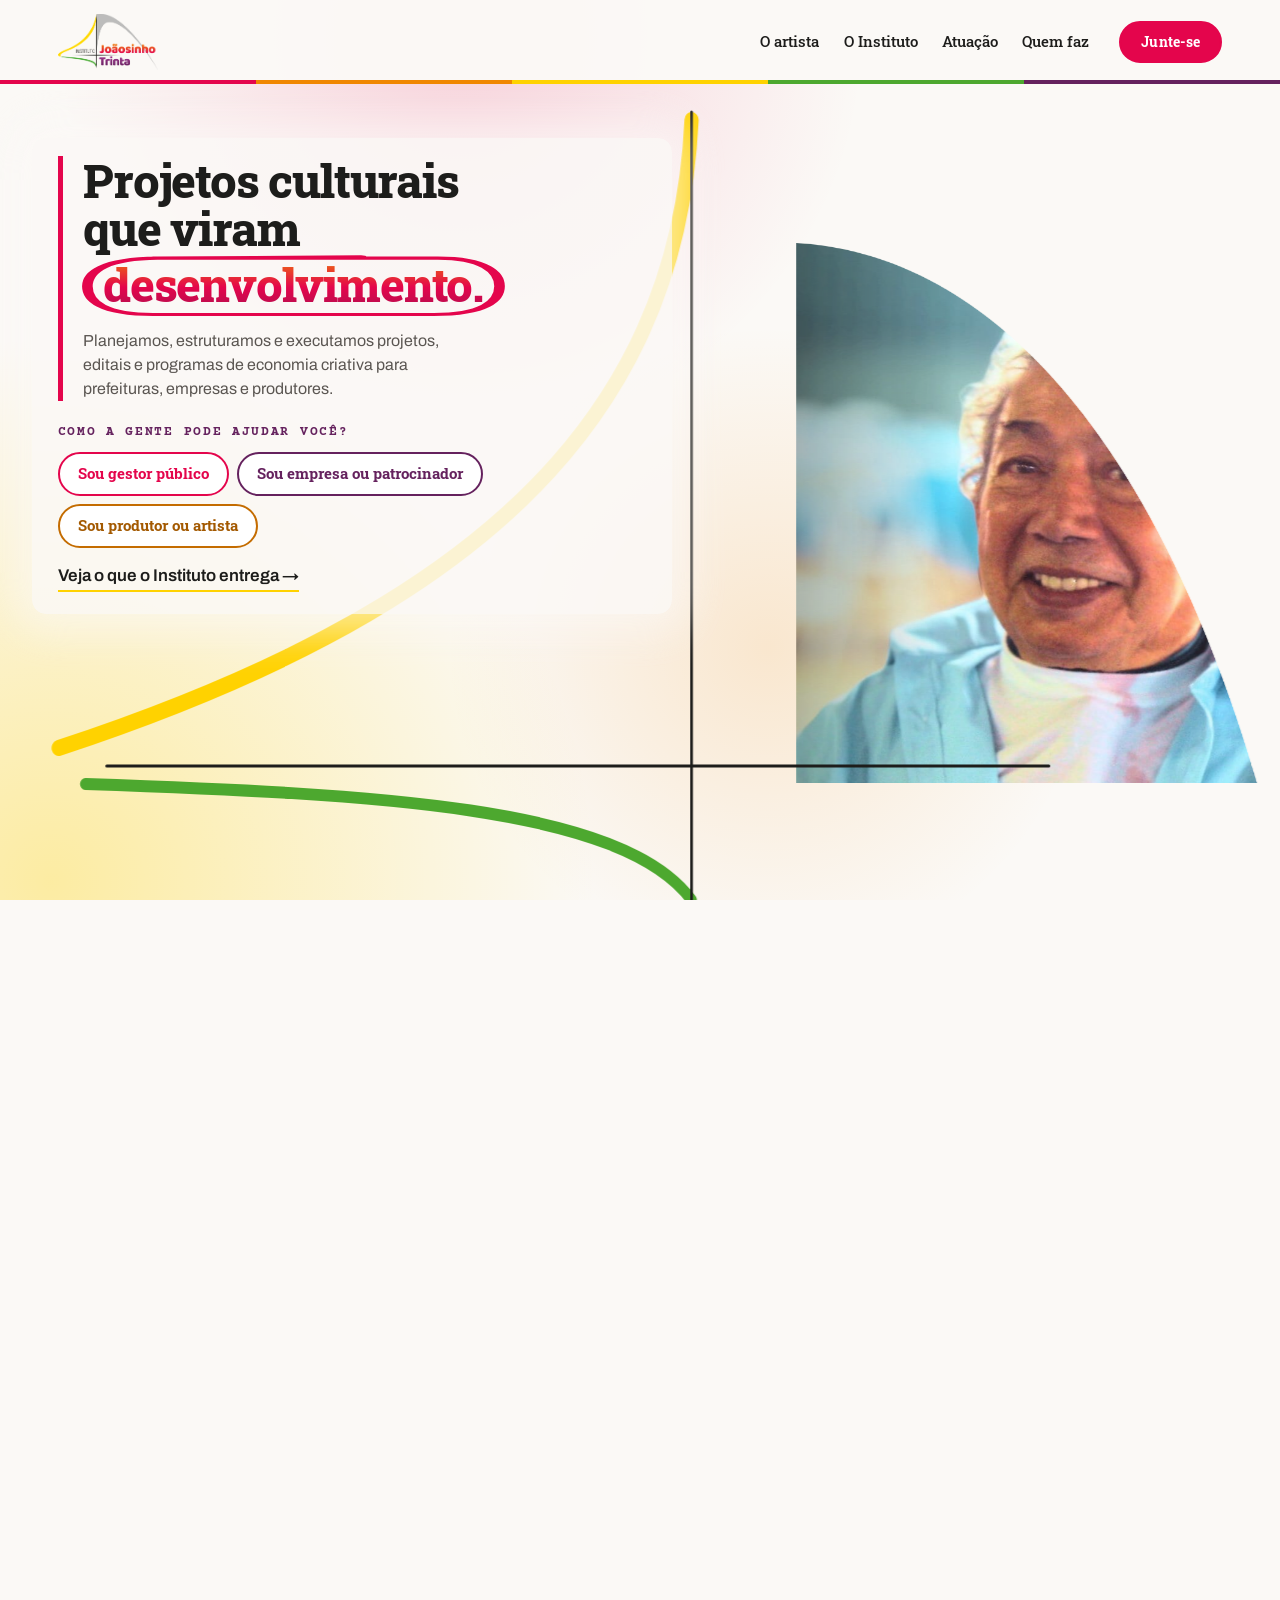
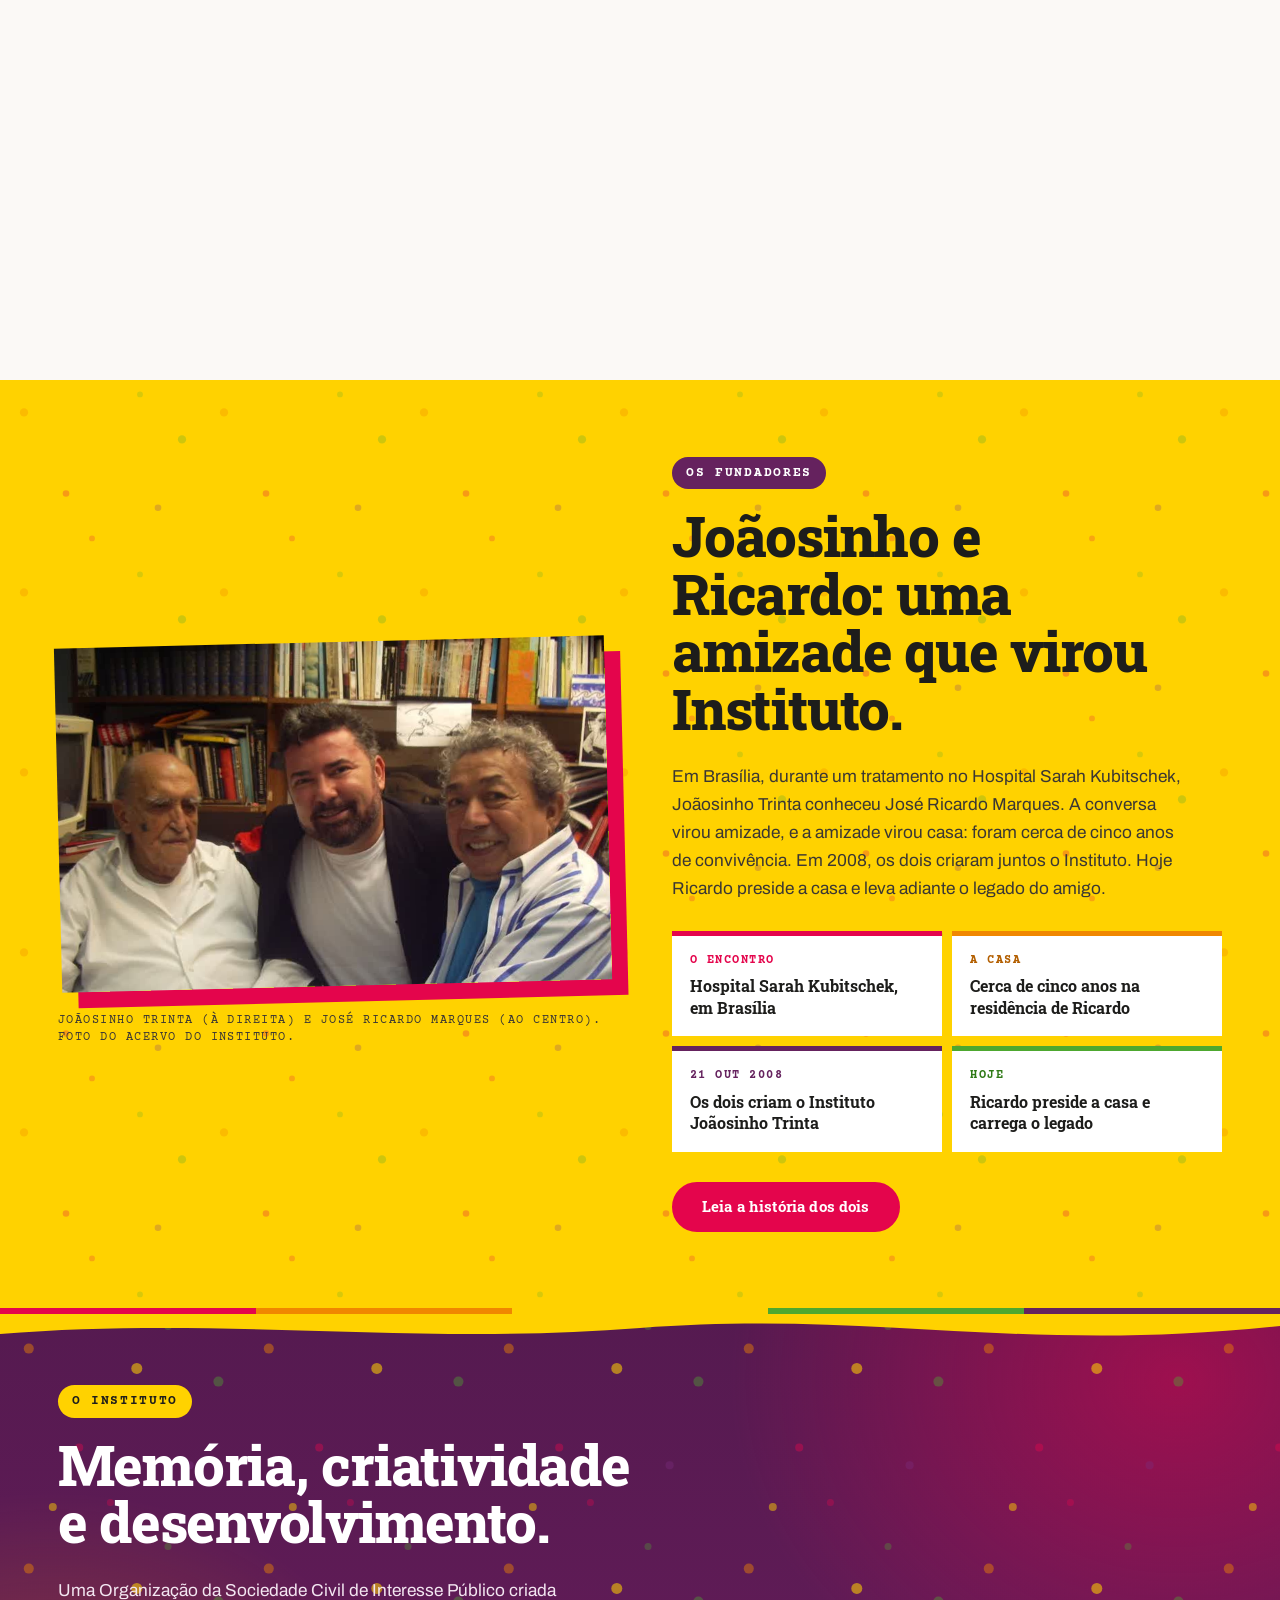
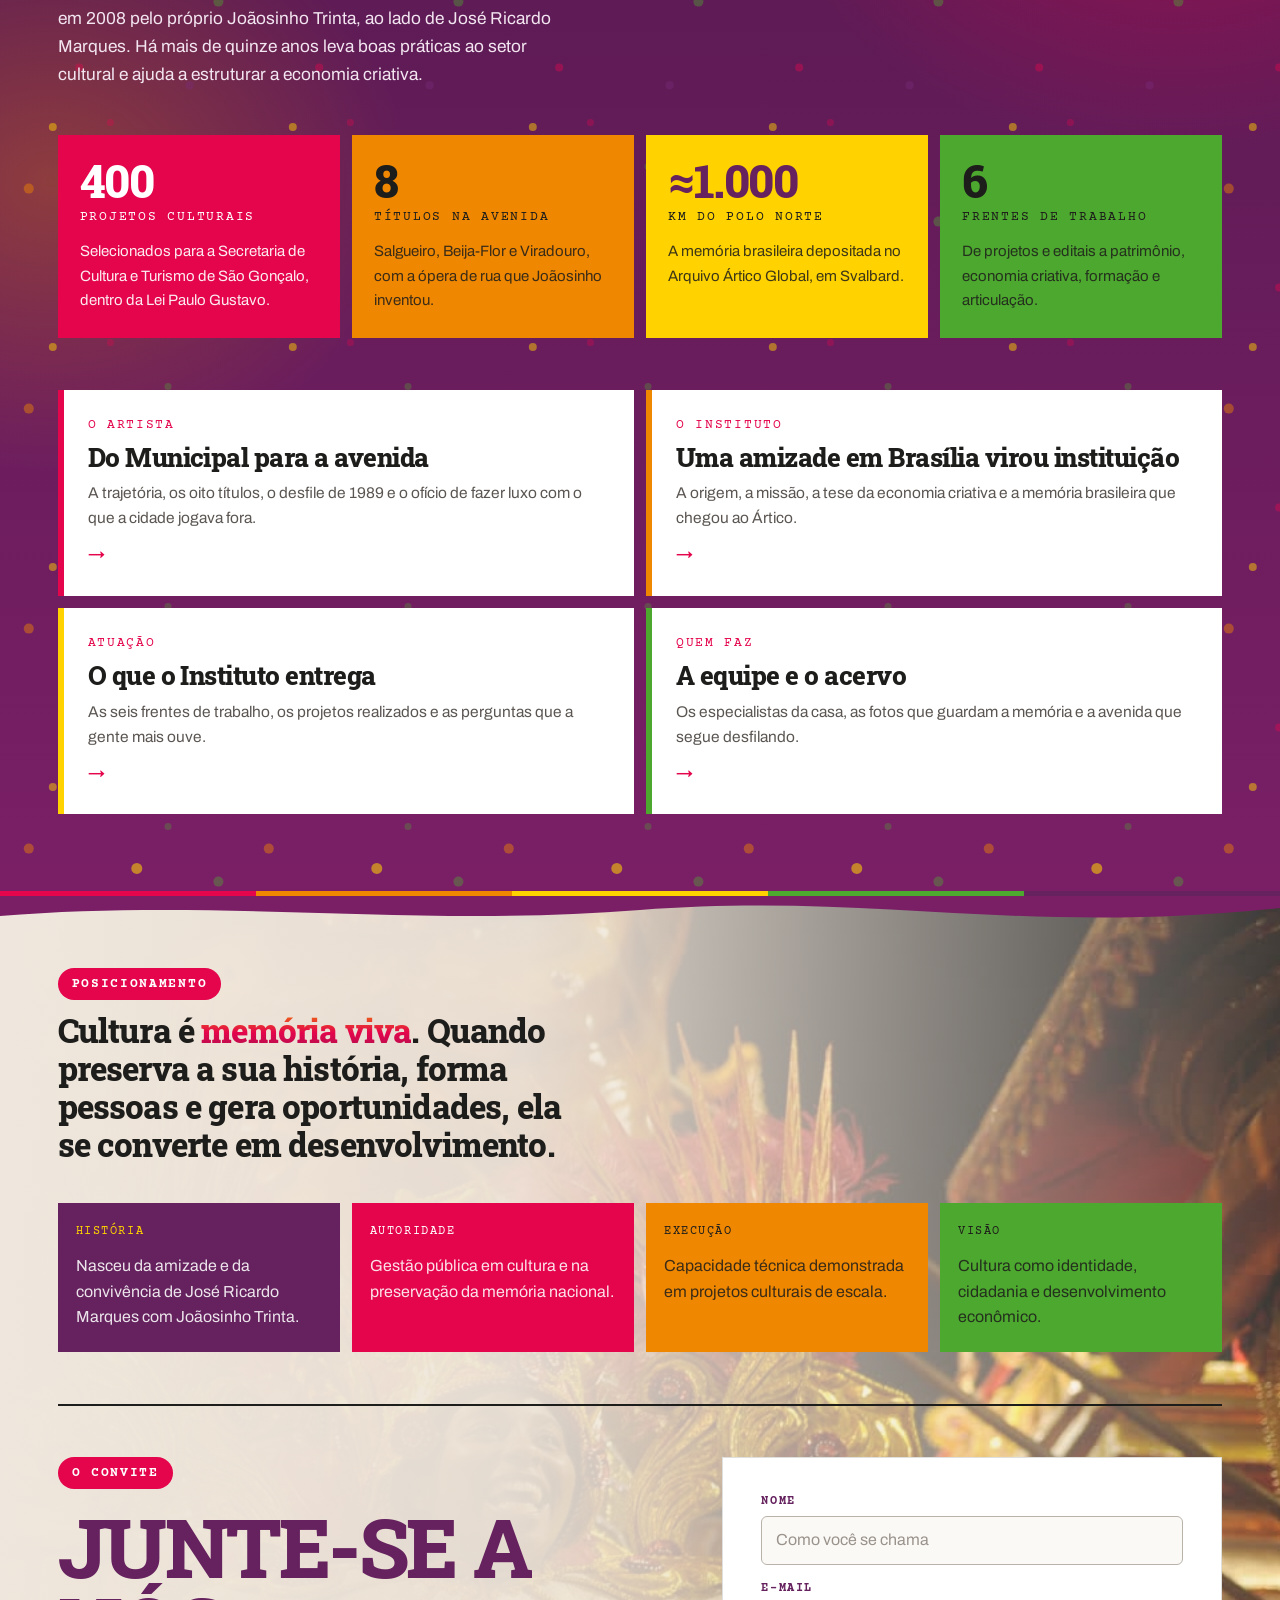
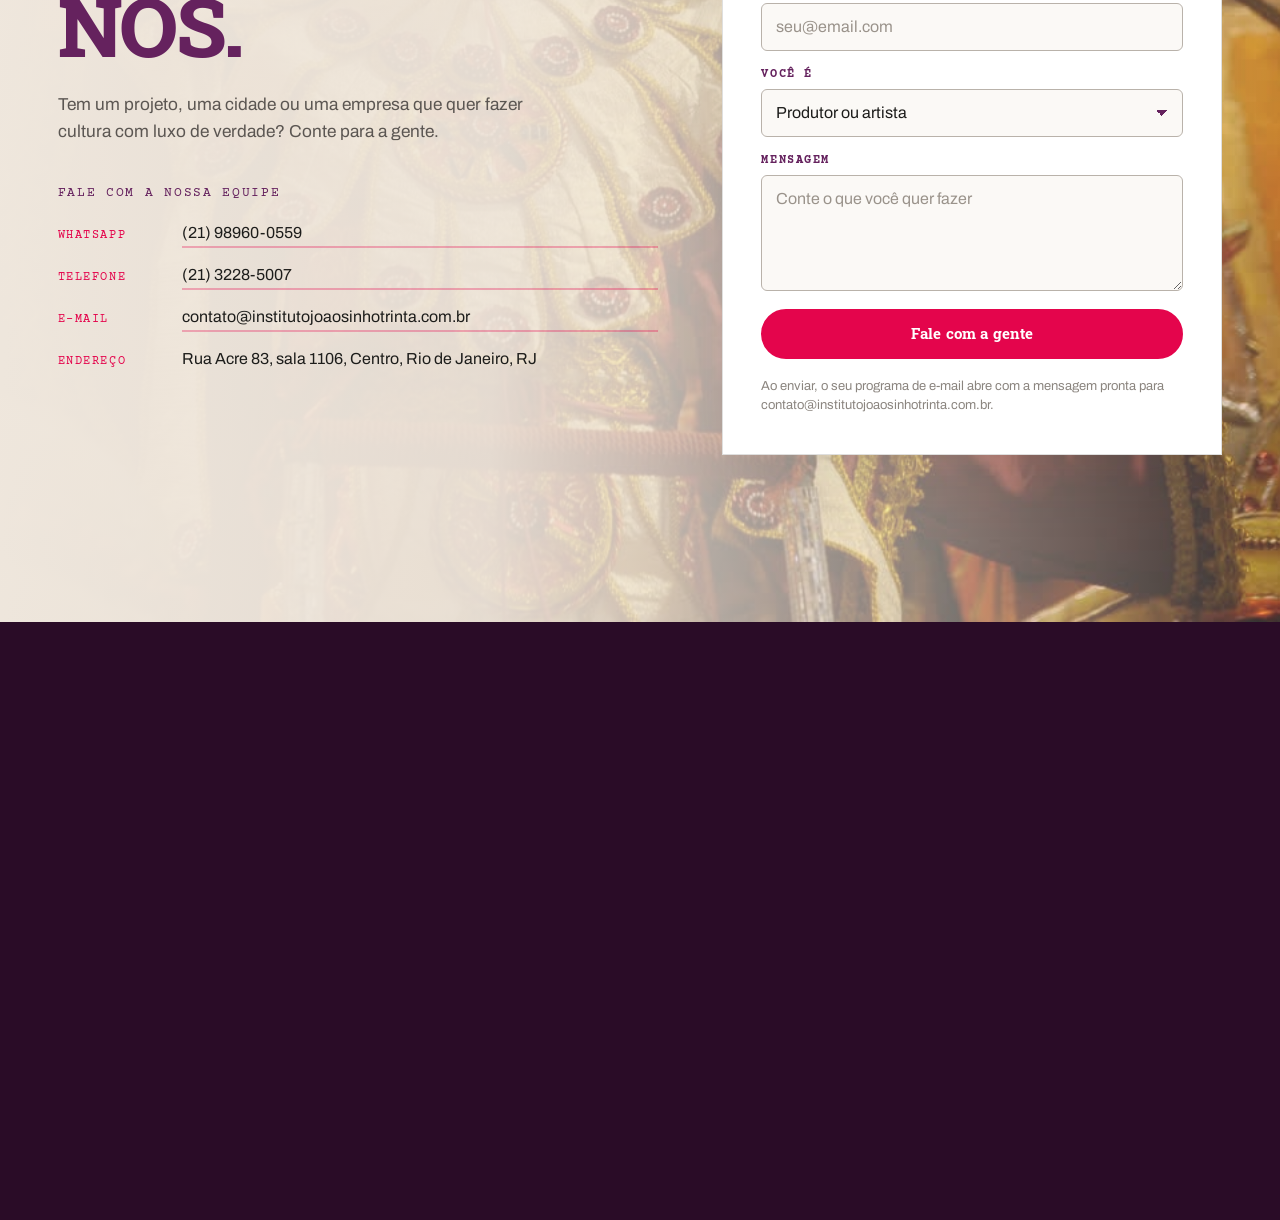
<file: joaosinho-trinta-instituto/index.html>
<!doctype html>
<html lang="pt-BR" class="no-js" data-theme="instituto">
<head>
<meta charset="utf-8">
<meta name="viewport" content="width=device-width, initial-scale=1">
<title>Instituto Joãosinho Trinta · Projetos culturais que viram desenvolvimento</title>
<meta name="description" content="Projetos culturais que viram desenvolvimento. O Instituto Joãosinho Trinta planeja, estrutura e executa projetos, editais e programas de economia criativa para prefeituras, empresas e produtores.">
<meta name="theme-color" content="#fbf9f6">
<link rel="icon" href="data:image/svg+xml,%3Csvg xmlns='http://www.w3.org/2000/svg' viewBox='0 0 64 64'%3E%3Crect width='64' height='64' rx='10' fill='%230b0a09'/%3E%3Cpath d='M22 14h24M34 14v26c0 7-5 11-12 10' fill='none' stroke='%23d4af37' stroke-width='5' stroke-linecap='square'/%3E%3Ccircle cx='46' cy='48' r='4' fill='%23990000'/%3E%3C/svg%3E">
<!-- DEPLOY STEP: troque og:url e og:image pela URL absoluta do site no ar -->
<meta property="og:type" content="website">
<meta property="og:title" content="Instituto Joãosinho Trinta · Projetos culturais que viram desenvolvimento">
<meta property="og:description" content="Cultura, memória, criatividade e desenvolvimento. Onde houver cultura, haverá desenvolvimento humano.">
<meta property="og:url" content="https://www.exemplo.com.br/">
<meta property="og:image" content="https://www.exemplo.com.br/assets/img/og.jpg">
<meta property="og:locale" content="pt_BR">
<link rel="preconnect" href="https://fonts.googleapis.com">
<link rel="preconnect" href="https://fonts.gstatic.com" crossorigin>
<link rel="stylesheet" href="https://fonts.googleapis.com/css2?family=Archivo:wght@400;500;600&family=Courier+Prime:wght@400;700&family=Roboto+Slab:wght@400;500;700;800&display=swap">
<link rel="preload" as="image" href="assets/img/logo-cor.png">
<link rel="preload" as="image" href="assets/img/hero-retrato.jpg" media="(min-width: 721px) and (orientation: landscape)">
<link rel="preload" as="image" href="assets/img/hero-retrato-m.jpg" media="(max-width: 720px), (orientation: portrait)">
<link rel="stylesheet" href="assets/css/site.css">
<noscript><link rel="stylesheet" href="assets/css/sem-js.css"></noscript>
<script>document.documentElement.classList.replace('no-js','js')</script>
</head>
<body>
<a class="skip" href="#main">Pular para o conteúdo</a>

<div class="ambient" aria-hidden="true"><div class="ambient-tex"></div><div class="ambient-grain"></div></div>

<header class="nav" id="nav">
  <a class="brand" href="index.html" aria-label="Instituto Joãosinho Trinta, ir para a página inicial">
    <img class="logo-gold" src="assets/img/logo-cor.png" alt="" width="941" height="523">
  </a>
  <nav aria-label="Principal">
    <ul class="nav-links">
      <li><a href="joaosinho.html">O artista</a></li>
      <li><a href="instituto.html">O Instituto</a></li>
      <li><a href="atuacao.html">Atuação</a></li>
      <li><a href="equipe.html">Quem faz</a></li>
    </ul>
  </nav>
  <a class="btn btn-red btn-sm" href="#junte-se">Junte-se</a>
</header>

<main id="main" tabindex="-1">

<!-- ============ HERO ============ -->
<section class="hero" id="topo" aria-label="Abertura">
  <div class="stage">
    <div class="stage-deco" aria-hidden="true" inert>
      <div class="archbox"><div class="photo"></div></div>
      <svg class="logo-lines" viewBox="0 0 1440 900" preserveAspectRatio="none">
        <g class="ll-g">
          <path class="ll-y" pathLength="1" d="M778 120 C 762 430, 520 615, 66 748"/>
          <path class="ll-gr" pathLength="1" d="M96 784 C 420 794, 700 806, 778 900"/>
          <line class="ll-v" pathLength="1" x1="778" y1="112" x2="778" y2="900"/>
          <line class="ll-h" pathLength="1" x1="120" y1="766" x2="1180" y2="766"/>
        </g>
      </svg>
      <canvas class="dust"></canvas>
    </div>

    <div class="band b1" data-a="0" data-b="0.30">
      <img class="logo-hero" src="assets/img/logo-cor.png" alt="Instituto Joãosinho Trinta" width="941" height="523">
      <div class="q-hero">
        <h1 class="h-hero"><span class="hw">Projetos culturais que viram</span> <span class="mark hw"><span class="grad">desenvolvimento.</span><svg viewBox="0 0 200 100" preserveAspectRatio="none" aria-hidden="true"><path pathLength="1" d="M34 5 H 168 C 190 5, 197 28, 197 50 C 197 73, 190 95, 166 95 H 34 C 10 95, 3 73, 3 50 C 3 27, 11 6, 36 5 L 132 3"/></svg></span></h1>
        <p class="h-sub hw">Planejamos, estruturamos e executamos projetos, editais e programas de economia criativa para prefeituras, empresas e produtores.</p>
      </div>
      <div class="publico">
        <p class="publico-h mono">Como a gente pode ajudar você?</p>
        <ul class="publico-l">
          <li><a class="chip" href="#junte-se" data-perfil="Gestor público">Sou gestor público</a></li>
          <li><a class="chip" href="#junte-se" data-perfil="Empresa ou patrocinador">Sou empresa ou patrocinador</a></li>
          <li><a class="chip" href="#junte-se" data-perfil="Produtor ou artista">Sou produtor ou artista</a></li>
        </ul>
        <a class="publico-mais" href="atuacao.html">Veja o que o Instituto entrega →</a>
      </div>
    </div>

    <div class="band b2" data-a="0.34" data-b="0.62">
      <p class="h-big split" data-fx="scatter" data-seed="11">Isopor, sucata e purpurina.</p>
      <p class="h-big h-gold split" data-fx="scatter" data-seed="29">Na avenida, virava ouro.</p>
    </div>

    <div class="band b3" data-a="0.66" data-b="1">
      <p class="h-settle split" data-fx="rise" data-seed="5">Onde houver cultura, haverá desenvolvimento humano.</p>
      <p class="settle-sub">Desde 2008, a gente leva o ofício dele para quem faz cultura no Brasil.</p>
      <div class="settle-cta">
        <a class="btn btn-red" href="#junte-se">Fale com a nossa equipe</a>
        <a class="btn btn-ghost" href="atuacao.html">Veja o que entregamos</a>
      </div>
    </div>

    <div class="static-copy">
      <img class="logo-hero" src="assets/img/logo-cor.png" alt="Instituto Joãosinho Trinta" width="941" height="523">
      <div class="q-hero">
        <h1 class="h-hero h-hero-static">Projetos culturais que viram <span class="grad">desenvolvimento.</span></h1>
        <p class="h-sub">Planejamos, estruturamos e executamos projetos, editais e programas de economia criativa para prefeituras, empresas e produtores.</p>
      </div>
      <div class="publico">
      <p class="publico-h mono">Como a gente pode ajudar você?</p>
      <ul class="publico-l">
        <li><a class="chip" href="#junte-se" data-perfil="Gestor público">Sou gestor público</a></li>
        <li><a class="chip" href="#junte-se" data-perfil="Empresa ou patrocinador">Sou empresa ou patrocinador</a></li>
        <li><a class="chip" href="#junte-se" data-perfil="Produtor ou artista">Sou produtor ou artista</a></li>
      </ul>
      <a class="publico-mais" href="atuacao.html">Veja o que o Instituto entrega →</a>
    </div>
    </div>

    <div class="cue" aria-hidden="true"><span class="mono">Role</span><i></i></div>
  </div>
</section>

<!-- ============ OS FUNDADORES ============ -->
<section class="act amizade" id="amizade" aria-labelledby="amizade-t">
  <div class="wrap amizade-grid">
    <figure class="amizade-foto reveal">
      <img src="assets/img/acervo-3.jpg" alt="Joãosinho Trinta, à direita, sorrindo ao lado de José Ricardo Marques, ao centro, num escritório com estantes de livros." width="1000" height="563" loading="lazy" decoding="async">
      <figcaption class="mono">Joãosinho Trinta (à direita) e José Ricardo Marques (ao centro). Foto do acervo do Instituto.</figcaption>
    </figure>
    <div class="amizade-text reveal">
      <p class="act-kicker mono">Os fundadores</p>
      <h2 id="amizade-t" class="h2">Joãosinho e Ricardo: uma amizade que virou Instituto.</h2>
      <p class="lede">Em Brasília, durante um tratamento no Hospital Sarah Kubitschek, Joãosinho Trinta conheceu José Ricardo Marques. A conversa virou amizade, e a amizade virou casa: foram cerca de cinco anos de convivência. Em 2008, os dois criaram juntos o Instituto. Hoje Ricardo preside a casa e leva adiante o legado do amigo.</p>
      <ol class="laco">
        <li><span class="laco-k mono">O encontro</span><span>Hospital Sarah Kubitschek, em Brasília</span></li>
        <li><span class="laco-k mono">A casa</span><span>Cerca de cinco anos na residência de Ricardo</span></li>
        <li><span class="laco-k mono">21 out 2008</span><span>Os dois criam o Instituto Joãosinho Trinta</span></li>
        <li><span class="laco-k mono">Hoje</span><span>Ricardo preside a casa e carrega o legado</span></li>
      </ol>
      <a class="btn btn-red" href="instituto.html#origem">Leia a história dos dois</a>
    </div>
  </div>
</section>

<!-- ============ O INSTITUTO EM RESUMO ============ -->
<section class="act resumo" id="resumo" aria-labelledby="resumo-t">
  <div class="tear tear-top tear-yellow" aria-hidden="true"></div>
  <div class="wrap">
    <div class="resumo-head reveal">
      <p class="act-kicker mono">O Instituto</p>
      <h2 id="resumo-t" class="h2">Memória, criatividade e desenvolvimento.</h2>
      <p class="lede">Uma Organização da Sociedade Civil de Interesse Público criada em 2008 pelo próprio Joãosinho Trinta, ao lado de José Ricardo Marques. Há mais de quinze anos leva boas práticas ao setor cultural e ajuda a estruturar a economia criativa.</p>
    </div>
    <ol class="numeros">
      <li class="num reveal"><span class="stat-n">400</span><span class="stat-u">projetos culturais</span><p>Selecionados para a Secretaria de Cultura e Turismo de São Gonçalo, dentro da Lei Paulo Gustavo.</p></li>
      <li class="num reveal"><span class="stat-n">8</span><span class="stat-u">títulos na avenida</span><p>Salgueiro, Beija-Flor e Viradouro, com a ópera de rua que Joãosinho inventou.</p></li>
      <li class="num reveal"><span class="stat-n">≈1.000</span><span class="stat-u">km do Polo Norte</span><p>A memória brasileira depositada no Arquivo Ártico Global, em Svalbard.</p></li>
      <li class="num reveal"><span class="stat-n">6</span><span class="stat-u">frentes de trabalho</span><p>De projetos e editais a patrimônio, economia criativa, formação e articulação.</p></li>
    </ol>
    <nav class="atalhos" aria-label="Seções do site">
      <a class="atalho reveal" href="joaosinho.html"><span class="atalho-k mono">O artista</span><span class="atalho-t">Do Municipal para a avenida</span><span class="atalho-x">A trajetória, os oito títulos, o desfile de 1989 e o ofício de fazer luxo com o que a cidade jogava fora.</span></a>
      <a class="atalho reveal" href="instituto.html"><span class="atalho-k mono">O Instituto</span><span class="atalho-t">Uma amizade em Brasília virou instituição</span><span class="atalho-x">A origem, a missão, a tese da economia criativa e a memória brasileira que chegou ao Ártico.</span></a>
      <a class="atalho reveal" href="atuacao.html"><span class="atalho-k mono">Atuação</span><span class="atalho-t">O que o Instituto entrega</span><span class="atalho-x">As seis frentes de trabalho, os projetos realizados e as perguntas que a gente mais ouve.</span></a>
      <a class="atalho reveal" href="equipe.html"><span class="atalho-k mono">Quem faz</span><span class="atalho-t">A equipe e o acervo</span><span class="atalho-x">Os especialistas da casa, as fotos que guardam a memória e a avenida que segue desfilando.</span></a>
    </nav>
  </div>
</section>

<!-- ============ JUNTE-SE A NÓS ============ -->
<section class="act cta" id="junte-se" aria-labelledby="cta-t">
  <div class="tear tear-top tear-roxo" aria-hidden="true"></div>
  <div class="cta-bg" aria-hidden="true"></div>
  <div class="wrap cta-lead">
    <p class="act-kicker mono reveal">Posicionamento</p>
    <p class="fecho reveal">Cultura é <em>memória viva</em>. Quando preserva a sua história, forma pessoas e gera oportunidades, ela se converte em desenvolvimento.</p>
    <ol class="pilares">
      <li class="pil reveal"><span class="pil-h mono">História</span><p>Nasceu da amizade e da convivência de José Ricardo Marques com Joãosinho Trinta.</p></li>
      <li class="pil reveal"><span class="pil-h mono">Autoridade</span><p>Gestão pública em cultura e na preservação da memória nacional.</p></li>
      <li class="pil reveal"><span class="pil-h mono">Execução</span><p>Capacidade técnica demonstrada em projetos culturais de escala.</p></li>
      <li class="pil reveal"><span class="pil-h mono">Visão</span><p>Cultura como identidade, cidadania e desenvolvimento econômico.</p></li>
    </ol>
  </div>
  <div class="wrap cta-grid">
    <div class="cta-text reveal">
      <p class="act-kicker mono">O convite</p>
      <h2 id="cta-t" class="h-cta"><span class="nw">Junte-se</span> a nós.</h2>
      <p class="lede">Tem um projeto, uma cidade ou uma empresa que quer fazer cultura com luxo de verdade? Conte para a gente.</p>
      <p class="contacts-h mono">Fale com a nossa equipe</p>
      <ul class="contacts">
        <li><span class="mono">WhatsApp</span><a href="https://wa.me/5521989600559" rel="noopener">(21) 98960-0559</a></li>
        <li><span class="mono">Telefone</span><a href="tel:+552132285007">(21) 3228-5007</a></li>
        <li><span class="mono">E-mail</span><a href="mailto:contato@institutojoaosinhotrinta.com.br">contato@institutojoaosinhotrinta.com.br</a></li>
        <li><span class="mono">Endereço</span><span>Rua Acre 83, sala 1106, Centro, Rio de Janeiro, RJ</span></li>
      </ul>
    </div>
    <form class="form reveal" id="form" novalidate>
      <div class="field">
        <label for="f-nome">Nome</label>
        <input id="f-nome" name="nome" type="text" autocomplete="name" placeholder="Como você se chama" required>
      </div>
      <div class="field">
        <label for="f-email">E-mail</label>
        <input id="f-email" name="email" type="email" autocomplete="email" placeholder="seu@email.com" required>
      </div>
      <div class="field">
        <label for="f-perfil">Você é</label>
        <select id="f-perfil" name="perfil">
          <option>Produtor ou artista</option>
          <option>Gestor público</option>
          <option>Empresa ou patrocinador</option>
          <option>Outro</option>
        </select>
      </div>
      <div class="field">
        <label for="f-msg">Mensagem</label>
        <textarea id="f-msg" name="mensagem" rows="4" placeholder="Conte o que você quer fazer" required></textarea>
      </div>
      <p class="form-err" id="form-err" role="alert"></p>
      <button class="btn btn-red btn-wide" type="submit">Fale com a gente</button>
      <p class="form-micro">Ao enviar, o seu programa de e-mail abre com a mensagem pronta para contato@institutojoaosinhotrinta.com.br.</p>
      <div class="form-ok" id="form-ok" tabindex="-1">
        <p class="h-ok">Pronto.</p>
        <p>A mensagem abriu no seu e-mail. É só apertar enviar.</p>
      </div>
    </form>
  </div>
</section>

</main>

<footer class="foot">
  <div class="tear tear-top" aria-hidden="true"></div>
  <div class="wrap foot-grid">
    <div class="foot-brand">
      <span class="foot-plate"><img class="foot-logo" src="assets/img/logo-cor.png" alt="Instituto Joãosinho Trinta" width="941" height="523" loading="lazy" decoding="async"></span>
      <p class="foot-quote">Onde houver cultura, haverá desenvolvimento humano.</p>
      <p class="foot-small">Instituto Joãosinho Trinta<br>Presidente e cofundador: José Ricardo Marques<br>CNPJ 10.423.699/0001-56<br>Rua Acre 83, sala 1106, Centro<br>Rio de Janeiro, RJ, CEP 20.081-000</p>
    </div>
    <div class="foot-col">
      <p class="mono foot-h">Contato</p>
      <ul>
        <li><a href="https://wa.me/5521989600559" rel="noopener">WhatsApp (21) 98960-0559</a></li>
        <li><a href="tel:+552132285007">Telefone (21) 3228-5007</a></li>
        <li><a href="mailto:contato@institutojoaosinhotrinta.com.br">contato@institutojoaosinhotrinta.com.br</a></li>
        <li><a href="https://www.instagram.com/institutojoaosinhotrinta/" rel="noopener">Instagram</a></li>
        <li><a href="https://www.facebook.com/institutojoaosinhotrinta" rel="noopener">Facebook</a></li>
      </ul>
    </div>
    <div class="foot-col foot-credits">
      <p class="mono foot-h">Créditos das fotos</p>
      <ul>
        <li><a href="https://commons.wikimedia.org/wiki/File:Desfile_Beija_Flor_2016_(dsc5389).jpg" rel="noopener">Contato</a>: Tomaz Silva/Agência Brasil, <a href="https://creativecommons.org/licenses/by/3.0/br/" rel="noopener">CC BY 3.0 BR</a></li>
        <li><a href="https://commons.wikimedia.org/wiki/File:%22Sonhar_com_rei_d%C3%A1_le%C3%A3o%22_1976.jpg" rel="noopener">1976</a>: Anibal Philot, <a href="https://creativecommons.org/licenses/by/2.0/" rel="noopener">CC BY 2.0</a></li>
        <li><a href="https://commons.wikimedia.org/wiki/File:Desfile_da_Beija-Flor_-_1978.jpg" rel="noopener">1978</a>: Luiz Pinto, <a href="https://creativecommons.org/licenses/by-sa/2.0/" rel="noopener">CC BY-SA 2.0</a></li>
        <li><a href="https://commons.wikimedia.org/wiki/File:Luana_-_Beija-Flor_de_Nil%C3%B3polis_1983.jpg" rel="noopener">1983</a>: Ricardo Chaves, <a href="https://creativecommons.org/licenses/by/2.0/" rel="noopener">CC BY 2.0</a></li>
        <li><a href="https://commons.wikimedia.org/wiki/File:Jo%C3%A3osinho_Trinta_the_%22King_of_Revelry.%22_(5190032078).jpg" rel="noopener">2010</a>: Carnaval.com Studios, <a href="https://creativecommons.org/licenses/by/2.0/" rel="noopener">CC BY 2.0</a></li>
        <li><a href="https://commons.wikimedia.org/wiki/File:Censura_%C3%A0s_Escolas_de_Samba_-_Requerimento_da_Beija-Flor_ao_Servi%C3%A7o_de_Censura_sobre_o_enredo_%E2%80%9CO_olho_azul_da_serpente%E2%80%9D_(Carnaval_de_1982)_11.jpg" rel="noopener">Documentos da Censura, 1982</a>: Arquivo Nacional, domínio público</li>
        <li>Avenida: Tomaz Silva/Agência Brasil (<a href="https://commons.wikimedia.org/wiki/File:Desfile_Beija_Flor_2016_(dsc5362).jpg" rel="noopener">1</a>), CC BY 3.0 BR. Fernando Frazão/Agência Brasil (<a href="https://commons.wikimedia.org/wiki/File:Desfile_Beija_Flor_2014_(906081).jpg" rel="noopener">2</a>, <a href="https://commons.wikimedia.org/wiki/File:Desfile_Beija_Flor_2014_(906077).jpg" rel="noopener">4</a>), CC BY 3.0 BR. Wigder Frota (<a href="https://commons.wikimedia.org/wiki/File:Unidos_do_Viradouro_1998_-_Wigder_Frota_(2).jpg" rel="noopener">3</a>), <a href="https://creativecommons.org/licenses/by-sa/4.0/" rel="noopener">CC BY-SA 4.0</a></li>
        <li>Imagens tratadas (corte e cor). As adaptações de obras CC BY-SA seguem a mesma licença.</li>
      </ul>
    </div>
  </div>
  <p class="wrap foot-base mono">Instituto Joãosinho Trinta · Organização da Sociedade Civil de Interesse Público desde 2008</p>
</footer>

<svg width="0" height="0" style="position:absolute" aria-hidden="true" focusable="false">
  <defs>
    <clipPath id="archClip" clipPathUnits="objectBoundingBox"><path d="M0,0 C0.42,0.02 0.78,0.36 1,1 L0,1 Z"/></clipPath>
    <clipPath id="archClipM" clipPathUnits="objectBoundingBox"><path d="M0.5,0 C0.72,0.06 0.9,0.5 1,1 L0,1 C0.12,0.48 0.3,0.06 0.5,0 Z"/></clipPath>
    <symbol id="ornament" viewBox="0 0 240 28">
      <g fill="none" stroke="currentColor" stroke-width="1" stroke-linecap="round">
        <path pathLength="1" d="M120 5 L128 14 L120 23 L112 14 Z"/>
        <path pathLength="1" d="M108 14 C 98 14, 92 5, 82 5 C 72 5, 68 13, 74 18 C 79 22, 87 19, 85 13 C 84 10, 80 10, 79 12 M 70 14 L 4 14"/>
        <path pathLength="1" d="M132 14 C 142 14, 148 5, 158 5 C 168 5, 172 13, 166 18 C 161 22, 153 19, 155 13 C 156 10, 160 10, 161 12 M 170 14 L 236 14"/>
        <path pathLength="1" d="M92 20 C 86 26, 60 24, 44 20 M148 20 C 154 26, 180 24, 196 20"/>
      </g>
    </symbol>
  </defs>
</svg>

<script src="assets/js/site.js" defer></script>
</body>
</html>
</file>
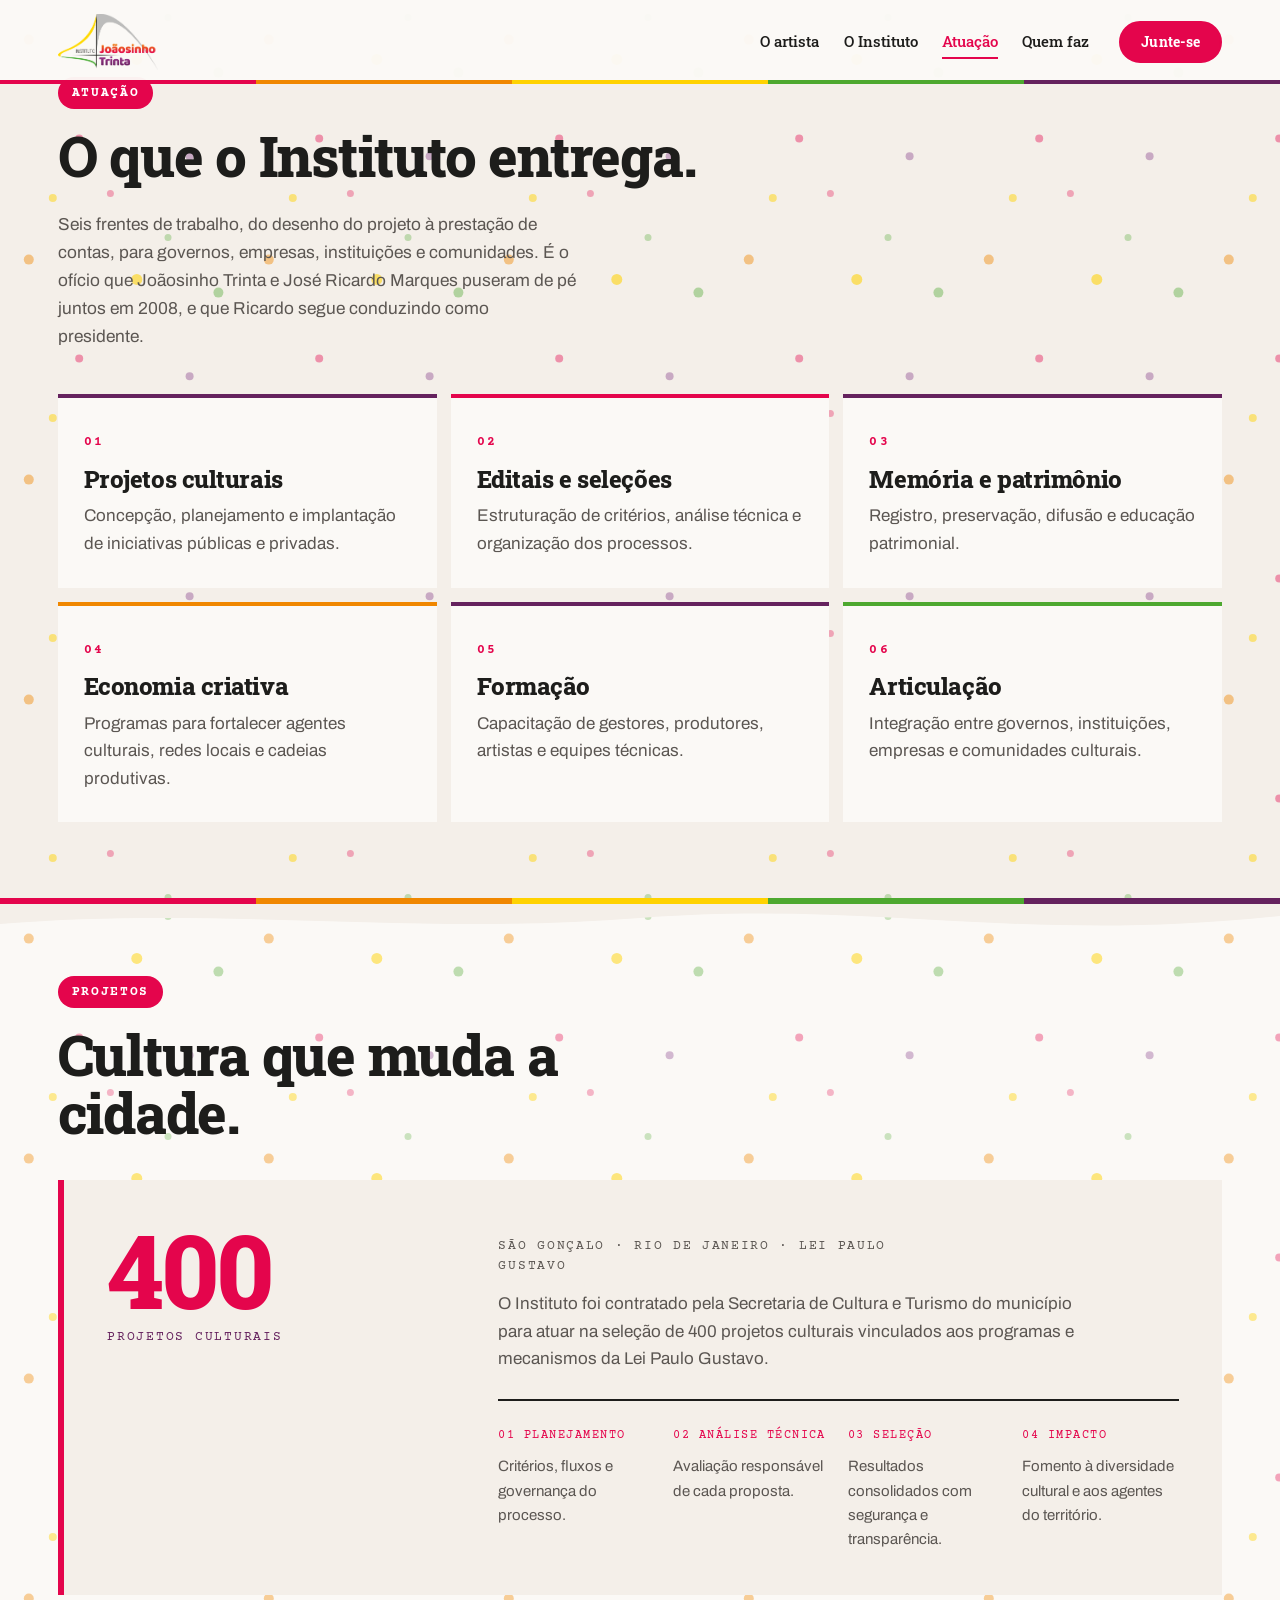
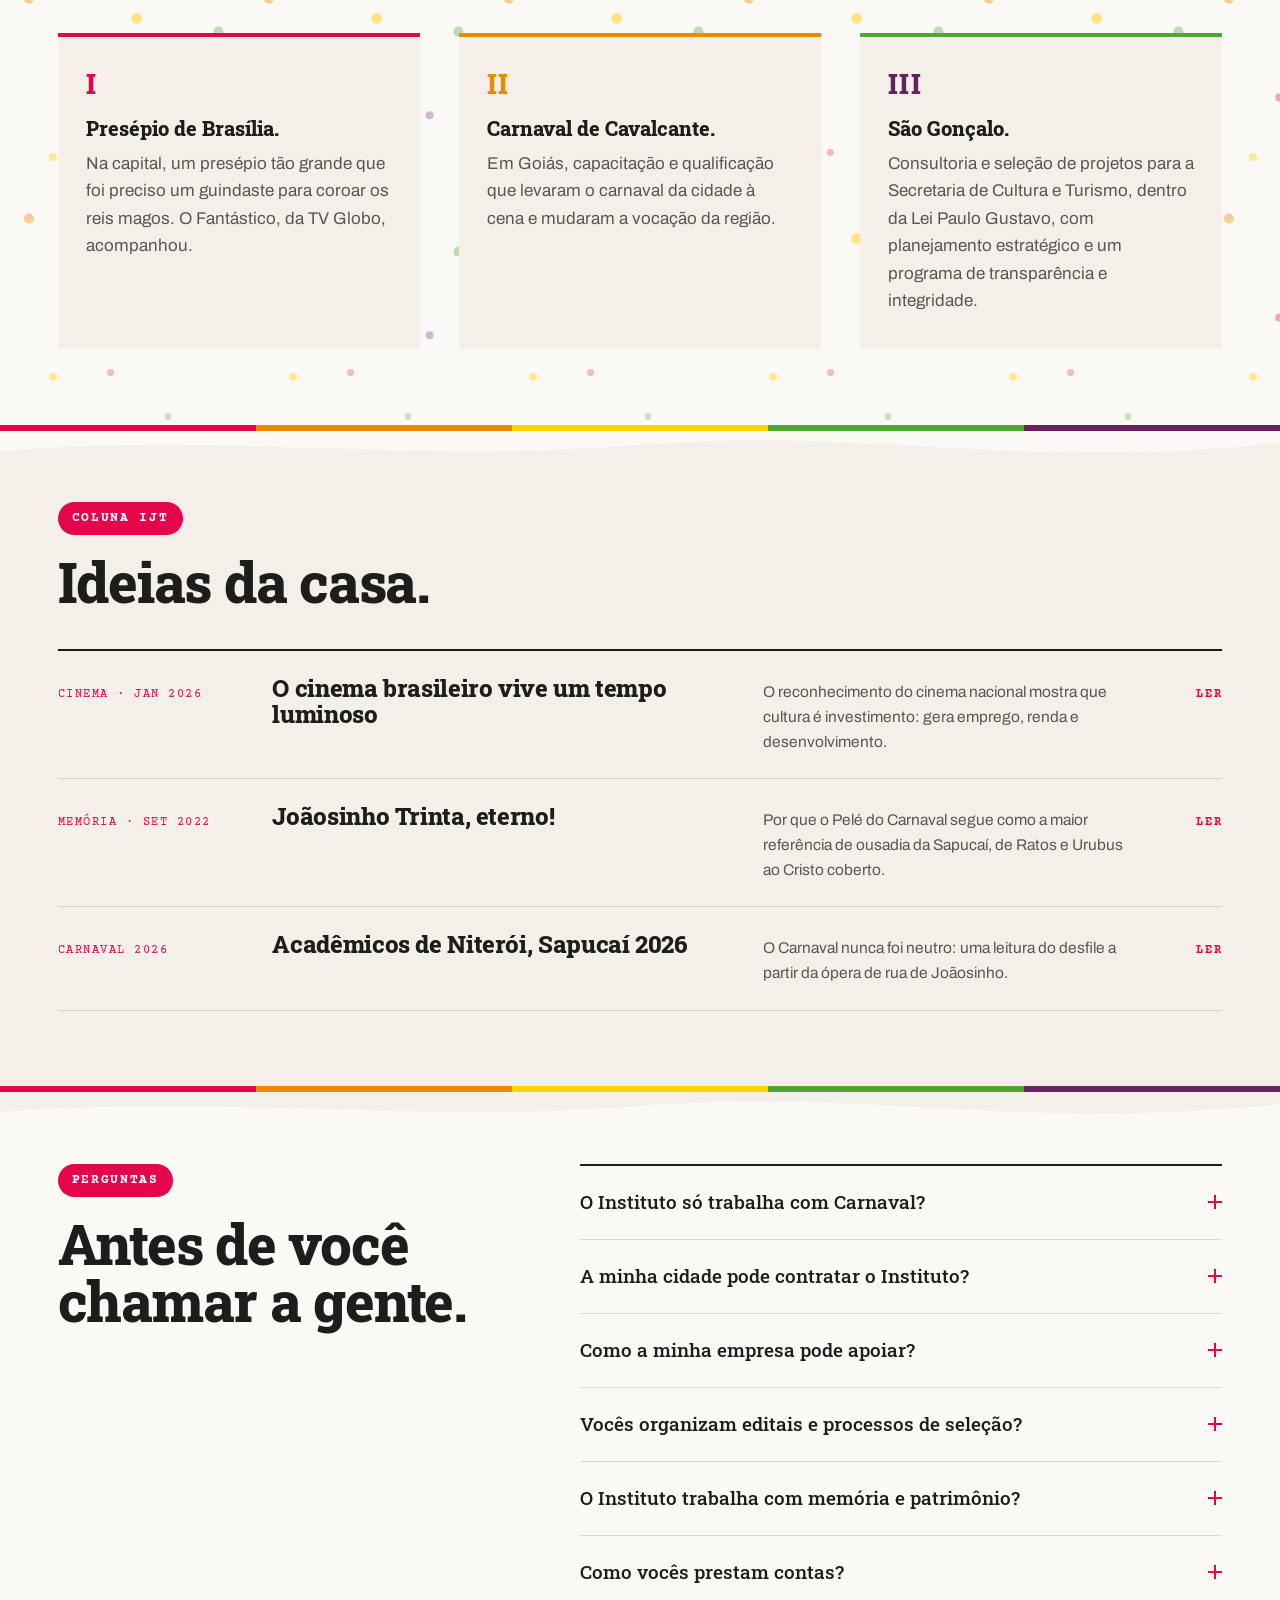
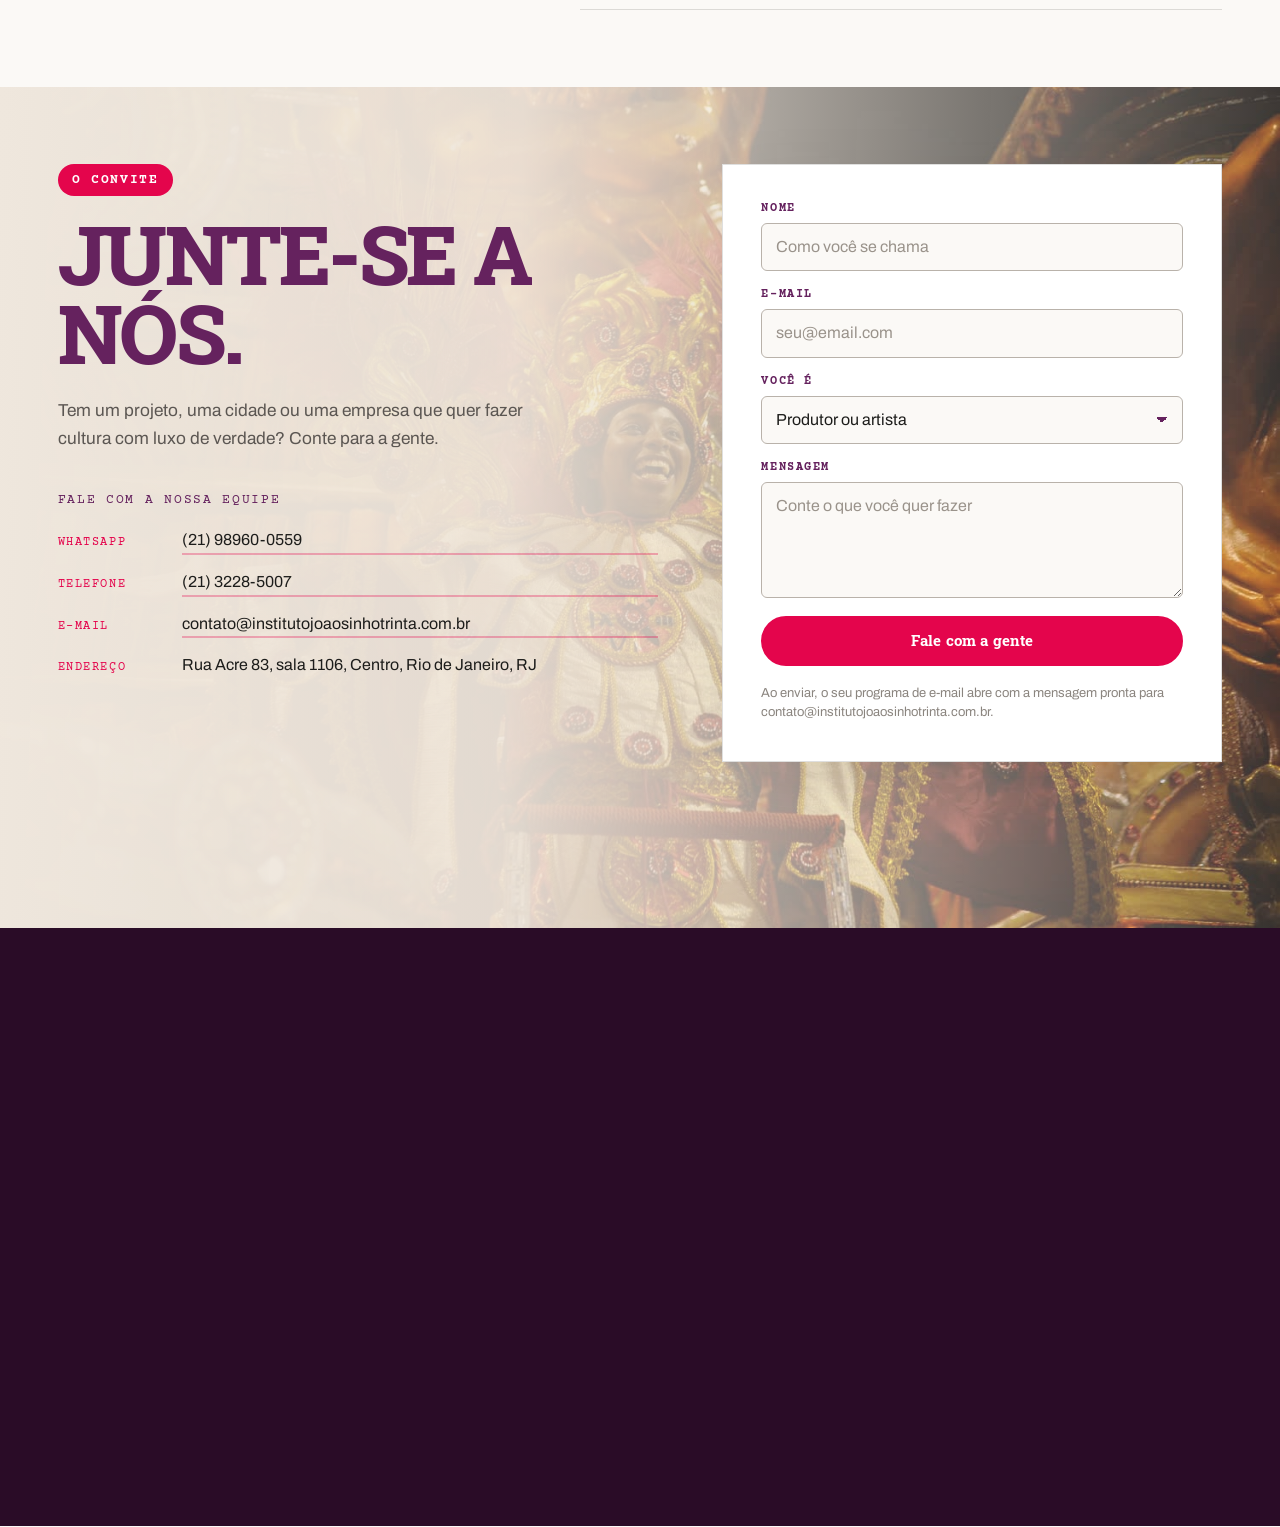
<file: joaosinho-trinta-instituto/atuacao.html>
<!doctype html>
<html lang="pt-BR" class="no-js" data-theme="instituto">
<head>
<meta charset="utf-8">
<meta name="viewport" content="width=device-width, initial-scale=1">
<title>Atuação e projetos · Instituto Joãosinho Trinta</title>
<meta name="description" content="As seis frentes de trabalho do Instituto Joãosinho Trinta, a seleção de 400 projetos da Lei Paulo Gustavo em São Gonçalo e os projetos culturais realizados.">
<meta name="theme-color" content="#fbf9f6">
<link rel="icon" href="data:image/svg+xml,%3Csvg xmlns='http://www.w3.org/2000/svg' viewBox='0 0 64 64'%3E%3Crect width='64' height='64' rx='10' fill='%230b0a09'/%3E%3Cpath d='M22 14h24M34 14v26c0 7-5 11-12 10' fill='none' stroke='%23d4af37' stroke-width='5' stroke-linecap='square'/%3E%3Ccircle cx='46' cy='48' r='4' fill='%23990000'/%3E%3C/svg%3E">
<!-- DEPLOY STEP: troque og:url e og:image pela URL absoluta do site no ar -->
<meta property="og:type" content="website">
<meta property="og:title" content="Atuação e projetos · Instituto Joãosinho Trinta">
<meta property="og:description" content="Projetos culturais, editais e seleções, memória e patrimônio, economia criativa, formação e articulação.">
<meta property="og:url" content="https://www.exemplo.com.br/atuacao.html">
<meta property="og:image" content="https://www.exemplo.com.br/assets/img/og.jpg">
<meta property="og:locale" content="pt_BR">
<link rel="preconnect" href="https://fonts.googleapis.com">
<link rel="preconnect" href="https://fonts.gstatic.com" crossorigin>
<link rel="stylesheet" href="https://fonts.googleapis.com/css2?family=Archivo:wght@400;500;600&family=Courier+Prime:wght@400;700&family=Roboto+Slab:wght@400;500;700;800&display=swap">
<link rel="preload" as="image" href="assets/img/logo-cor.png">
<link rel="stylesheet" href="assets/css/site.css">
<noscript><link rel="stylesheet" href="assets/css/sem-js.css"></noscript>
<script>document.documentElement.classList.replace('no-js','js')</script>
</head>
<body>
<a class="skip" href="#main">Pular para o conteúdo</a>

<div class="ambient" aria-hidden="true"><div class="ambient-tex"></div><div class="ambient-grain"></div></div>

<header class="nav" id="nav">
  <a class="brand" href="index.html" aria-label="Instituto Joãosinho Trinta, ir para a página inicial">
    <img class="logo-gold" src="assets/img/logo-cor.png" alt="" width="941" height="523">
  </a>
  <nav aria-label="Principal">
    <ul class="nav-links">
      <li><a href="joaosinho.html">O artista</a></li>
      <li><a href="instituto.html">O Instituto</a></li>
      <li><a class="atual" href="atuacao.html" aria-current="page">Atuação</a></li>
      <li><a href="equipe.html">Quem faz</a></li>
    </ul>
  </nav>
  <a class="btn btn-red btn-sm" href="#junte-se">Junte-se</a>
</header>

<main id="main" tabindex="-1">

<!-- ============ ATUAÇÃO ============ -->
<section class="act atuacao" id="atuacao" aria-labelledby="atuacao-t">
  <div class="wrap">
    <div class="atuacao-head reveal">
      <p class="act-kicker mono">Atuação</p>
      <h2 id="atuacao-t" class="h2">O que o Instituto entrega.</h2>
      <p class="lede">Seis frentes de trabalho, do desenho do projeto à prestação de contas, para governos, empresas, instituições e comunidades. É o ofício que Joãosinho Trinta e José Ricardo Marques puseram de pé juntos em 2008, e que Ricardo segue conduzindo como presidente.</p>
    </div>
    <ol class="frentes">
      <li class="frente reveal"><span class="frente-n" aria-hidden="true">01</span><h3>Projetos culturais</h3><p>Concepção, planejamento e implantação de iniciativas públicas e privadas.</p></li>
      <li class="frente reveal"><span class="frente-n" aria-hidden="true">02</span><h3>Editais e seleções</h3><p>Estruturação de critérios, análise técnica e organização dos processos.</p></li>
      <li class="frente reveal"><span class="frente-n" aria-hidden="true">03</span><h3>Memória e patrimônio</h3><p>Registro, preservação, difusão e educação patrimonial.</p></li>
      <li class="frente reveal"><span class="frente-n" aria-hidden="true">04</span><h3>Economia criativa</h3><p>Programas para fortalecer agentes culturais, redes locais e cadeias produtivas.</p></li>
      <li class="frente reveal"><span class="frente-n" aria-hidden="true">05</span><h3>Formação</h3><p>Capacitação de gestores, produtores, artistas e equipes técnicas.</p></li>
      <li class="frente reveal"><span class="frente-n" aria-hidden="true">06</span><h3>Articulação</h3><p>Integração entre governos, instituições, empresas e comunidades culturais.</p></li>
    </ol>
  </div>
</section>

<!-- ============ PROJETOS ============ -->
<section class="act projetos" id="projetos" aria-labelledby="projetos-t">
  <div class="tear tear-top tear-panel" aria-hidden="true"></div>
  <div class="wrap">
    <div class="projetos-head reveal">
      <p class="act-kicker mono">Projetos</p>
      <h2 id="projetos-t" class="h2">Cultura que muda a cidade.</h2>
    </div>
    <div class="caso reveal">
      <div class="caso-num">
        <span class="stat-n">400</span>
        <span class="stat-u">projetos culturais</span>
      </div>
      <div class="caso-text">
        <p class="caso-h mono">São Gonçalo · Rio de Janeiro · Lei Paulo Gustavo</p>
        <p>O Instituto foi contratado pela Secretaria de Cultura e Turismo do município para atuar na seleção de 400 projetos culturais vinculados aos programas e mecanismos da Lei Paulo Gustavo.</p>
        <ol class="etapas">
          <li><span class="mono">01 Planejamento</span><p>Critérios, fluxos e governança do processo.</p></li>
          <li><span class="mono">02 Análise técnica</span><p>Avaliação responsável de cada proposta.</p></li>
          <li><span class="mono">03 Seleção</span><p>Resultados consolidados com segurança e transparência.</p></li>
          <li><span class="mono">04 Impacto</span><p>Fomento à diversidade cultural e aos agentes do território.</p></li>
        </ol>
      </div>
    </div>
    <ol class="projects">
      <li class="proj reveal"><span class="proj-n" aria-hidden="true">I</span><h3>Presépio de Brasília.</h3><p>Na capital, um presépio tão grande que foi preciso um guindaste para coroar os reis magos. O Fantástico, da TV Globo, acompanhou.</p></li>
      <li class="proj reveal"><span class="proj-n" aria-hidden="true">II</span><h3>Carnaval de Cavalcante.</h3><p>Em Goiás, capacitação e qualificação que levaram o carnaval da cidade à cena e mudaram a vocação da região.</p></li>
      <li class="proj reveal"><span class="proj-n" aria-hidden="true">III</span><h3>São Gonçalo.</h3><p>Consultoria e seleção de projetos para a Secretaria de Cultura e Turismo, dentro da Lei Paulo Gustavo, com planejamento estratégico e um programa de transparência e integridade.</p></li>
    </ol>
  </div>
</section>

<!-- ============ COLUNA IJT ============ -->
<section class="act coluna" id="coluna" aria-labelledby="coluna-t">
  <div class="tear tear-top" aria-hidden="true"></div>
  <div class="wrap">
    <div class="coluna-head reveal">
      <p class="act-kicker mono">Coluna IJT</p>
      <h2 id="coluna-t" class="h2">Ideias da casa.</h2>
    </div>
    <ul class="posts">
      <li class="post reveal"><a href="https://institutojoaosinhotrinta.com.br/o-cinema-brasileiro-vive-um-tempo-luminoso/" rel="noopener"><span class="post-tag mono">Cinema · jan 2026</span><span class="post-t">O cinema brasileiro vive um tempo luminoso</span><span class="post-x">O reconhecimento do cinema nacional mostra que cultura é investimento: gera emprego, renda e desenvolvimento.</span><span class="post-go" aria-hidden="true">Ler</span></a></li>
      <li class="post reveal"><a href="https://institutojoaosinhotrinta.com.br/joaosinho-trinta-eterno/" rel="noopener"><span class="post-tag mono">Memória · set 2022</span><span class="post-t">Joãosinho Trinta, eterno!</span><span class="post-x">Por que o Pelé do Carnaval segue como a maior referência de ousadia da Sapucaí, de Ratos e Urubus ao Cristo coberto.</span><span class="post-go" aria-hidden="true">Ler</span></a></li>
      <li class="post reveal"><a href="https://institutojoaosinhotrinta.com.br/academicos-de-niteroi-sapucai-2026/" rel="noopener"><span class="post-tag mono">Carnaval 2026</span><span class="post-t">Acadêmicos de Niterói, Sapucaí 2026</span><span class="post-x">O Carnaval nunca foi neutro: uma leitura do desfile a partir da ópera de rua de Joãosinho.</span><span class="post-go" aria-hidden="true">Ler</span></a></li>
    </ul>
  </div>
</section>

<!-- ============ PERGUNTAS ============ -->
<section class="act faq" id="perguntas" aria-labelledby="faq-t">
  <div class="tear tear-top tear-panel" aria-hidden="true"></div>
  <div class="wrap faq-grid">
    <div class="faq-head reveal">
      <p class="act-kicker mono">Perguntas</p>
      <h2 id="faq-t" class="h2">Antes de você chamar a gente.</h2>
    </div>
    <div class="faq-list">
      <details class="qa reveal"><summary><span>O Instituto só trabalha com Carnaval?</span><i aria-hidden="true"></i></summary><div class="qa-a"><p>Não. O Carnaval é a escola de onde a gente vem, mas o trabalho vale para todas as linguagens: teatro, música, dança, cinema, festas populares e patrimônio.</p></div></details>
      <details class="qa reveal"><summary><span>A minha cidade pode contratar o Instituto?</span><i aria-hidden="true"></i></summary><div class="qa-a"><p>Pode. Já prestamos consultoria à Secretaria de Cultura de São Gonçalo e fizemos projetos em Brasília e em Cavalcante, Goiás. Conte o que a sua cidade quer fazer e a gente desenha o caminho junto.</p></div></details>
      <details class="qa reveal"><summary><span>Como a minha empresa pode apoiar?</span><i aria-hidden="true"></i></summary><div class="qa-a"><p>Apoiando um projeto, levando uma ação cultural para a sua comunidade ou propondo uma parceria. A gente cuida do planejamento e mostra o resultado de cada etapa.</p></div></details>
      <details class="qa reveal"><summary><span>Vocês organizam editais e processos de seleção?</span><i aria-hidden="true"></i></summary><div class="qa-a"><p>Sim. Em São Gonçalo, no Rio de Janeiro, o Instituto foi contratado pela Secretaria de Cultura e Turismo para a seleção de 400 projetos da Lei Paulo Gustavo, do desenho dos critérios à consolidação dos resultados.</p></div></details>
      <details class="qa reveal"><summary><span>O Instituto trabalha com memória e patrimônio?</span><i aria-hidden="true"></i></summary><div class="qa-a"><p>Trabalha. Registro, preservação, difusão e educação patrimonial são uma das seis frentes da casa. É a mesma convicção que levou o Arquivo Nacional ao Arquivo Ártico Global, em Svalbard, na gestão de José Ricardo Marques.</p></div></details>
      <details class="qa reveal"><summary><span>Como vocês prestam contas?</span><i aria-hidden="true"></i></summary><div class="qa-a"><p>Transparência é o primeiro valor da casa. Cada recurso é gerido com cuidado, e os resultados ficam públicos para que as lições sirvam a todos.</p></div></details>
    </div>
  </div>
</section>

<!-- ============ JUNTE-SE A NÓS ============ -->
<section class="act cta" id="junte-se" aria-labelledby="cta-t">
  <div class="cta-bg" aria-hidden="true"></div>
  <div class="wrap cta-grid">
    <div class="cta-text reveal">
      <p class="act-kicker mono">O convite</p>
      <h2 id="cta-t" class="h-cta"><span class="nw">Junte-se</span> a nós.</h2>
      <p class="lede">Tem um projeto, uma cidade ou uma empresa que quer fazer cultura com luxo de verdade? Conte para a gente.</p>
      <p class="contacts-h mono">Fale com a nossa equipe</p>
      <ul class="contacts">
        <li><span class="mono">WhatsApp</span><a href="https://wa.me/5521989600559" rel="noopener">(21) 98960-0559</a></li>
        <li><span class="mono">Telefone</span><a href="tel:+552132285007">(21) 3228-5007</a></li>
        <li><span class="mono">E-mail</span><a href="mailto:contato@institutojoaosinhotrinta.com.br">contato@institutojoaosinhotrinta.com.br</a></li>
        <li><span class="mono">Endereço</span><span>Rua Acre 83, sala 1106, Centro, Rio de Janeiro, RJ</span></li>
      </ul>
    </div>
    <form class="form reveal" id="form" novalidate>
      <div class="field">
        <label for="f-nome">Nome</label>
        <input id="f-nome" name="nome" type="text" autocomplete="name" placeholder="Como você se chama" required>
      </div>
      <div class="field">
        <label for="f-email">E-mail</label>
        <input id="f-email" name="email" type="email" autocomplete="email" placeholder="seu@email.com" required>
      </div>
      <div class="field">
        <label for="f-perfil">Você é</label>
        <select id="f-perfil" name="perfil">
          <option>Produtor ou artista</option>
          <option>Gestor público</option>
          <option>Empresa ou patrocinador</option>
          <option>Outro</option>
        </select>
      </div>
      <div class="field">
        <label for="f-msg">Mensagem</label>
        <textarea id="f-msg" name="mensagem" rows="4" placeholder="Conte o que você quer fazer" required></textarea>
      </div>
      <p class="form-err" id="form-err" role="alert"></p>
      <button class="btn btn-red btn-wide" type="submit">Fale com a gente</button>
      <p class="form-micro">Ao enviar, o seu programa de e-mail abre com a mensagem pronta para contato@institutojoaosinhotrinta.com.br.</p>
      <div class="form-ok" id="form-ok" tabindex="-1">
        <p class="h-ok">Pronto.</p>
        <p>A mensagem abriu no seu e-mail. É só apertar enviar.</p>
      </div>
    </form>
  </div>
</section>

</main>

<footer class="foot">
  <div class="tear tear-top" aria-hidden="true"></div>
  <div class="wrap foot-grid">
    <div class="foot-brand">
      <span class="foot-plate"><img class="foot-logo" src="assets/img/logo-cor.png" alt="Instituto Joãosinho Trinta" width="941" height="523" loading="lazy" decoding="async"></span>
      <p class="foot-quote">Onde houver cultura, haverá desenvolvimento humano.</p>
      <p class="foot-small">Instituto Joãosinho Trinta<br>Presidente e cofundador: José Ricardo Marques<br>CNPJ 10.423.699/0001-56<br>Rua Acre 83, sala 1106, Centro<br>Rio de Janeiro, RJ, CEP 20.081-000</p>
    </div>
    <div class="foot-col">
      <p class="mono foot-h">Contato</p>
      <ul>
        <li><a href="https://wa.me/5521989600559" rel="noopener">WhatsApp (21) 98960-0559</a></li>
        <li><a href="tel:+552132285007">Telefone (21) 3228-5007</a></li>
        <li><a href="mailto:contato@institutojoaosinhotrinta.com.br">contato@institutojoaosinhotrinta.com.br</a></li>
        <li><a href="https://www.instagram.com/institutojoaosinhotrinta/" rel="noopener">Instagram</a></li>
        <li><a href="https://www.facebook.com/institutojoaosinhotrinta" rel="noopener">Facebook</a></li>
      </ul>
    </div>
    <div class="foot-col foot-credits">
      <p class="mono foot-h">Créditos das fotos</p>
      <ul>
        <li><a href="https://commons.wikimedia.org/wiki/File:Desfile_Beija_Flor_2016_(dsc5389).jpg" rel="noopener">Contato</a>: Tomaz Silva/Agência Brasil, <a href="https://creativecommons.org/licenses/by/3.0/br/" rel="noopener">CC BY 3.0 BR</a></li>
        <li><a href="https://commons.wikimedia.org/wiki/File:%22Sonhar_com_rei_d%C3%A1_le%C3%A3o%22_1976.jpg" rel="noopener">1976</a>: Anibal Philot, <a href="https://creativecommons.org/licenses/by/2.0/" rel="noopener">CC BY 2.0</a></li>
        <li><a href="https://commons.wikimedia.org/wiki/File:Desfile_da_Beija-Flor_-_1978.jpg" rel="noopener">1978</a>: Luiz Pinto, <a href="https://creativecommons.org/licenses/by-sa/2.0/" rel="noopener">CC BY-SA 2.0</a></li>
        <li><a href="https://commons.wikimedia.org/wiki/File:Luana_-_Beija-Flor_de_Nil%C3%B3polis_1983.jpg" rel="noopener">1983</a>: Ricardo Chaves, <a href="https://creativecommons.org/licenses/by/2.0/" rel="noopener">CC BY 2.0</a></li>
        <li><a href="https://commons.wikimedia.org/wiki/File:Jo%C3%A3osinho_Trinta_the_%22King_of_Revelry.%22_(5190032078).jpg" rel="noopener">2010</a>: Carnaval.com Studios, <a href="https://creativecommons.org/licenses/by/2.0/" rel="noopener">CC BY 2.0</a></li>
        <li><a href="https://commons.wikimedia.org/wiki/File:Censura_%C3%A0s_Escolas_de_Samba_-_Requerimento_da_Beija-Flor_ao_Servi%C3%A7o_de_Censura_sobre_o_enredo_%E2%80%9CO_olho_azul_da_serpente%E2%80%9D_(Carnaval_de_1982)_11.jpg" rel="noopener">Documentos da Censura, 1982</a>: Arquivo Nacional, domínio público</li>
        <li>Avenida: Tomaz Silva/Agência Brasil (<a href="https://commons.wikimedia.org/wiki/File:Desfile_Beija_Flor_2016_(dsc5362).jpg" rel="noopener">1</a>), CC BY 3.0 BR. Fernando Frazão/Agência Brasil (<a href="https://commons.wikimedia.org/wiki/File:Desfile_Beija_Flor_2014_(906081).jpg" rel="noopener">2</a>, <a href="https://commons.wikimedia.org/wiki/File:Desfile_Beija_Flor_2014_(906077).jpg" rel="noopener">4</a>), CC BY 3.0 BR. Wigder Frota (<a href="https://commons.wikimedia.org/wiki/File:Unidos_do_Viradouro_1998_-_Wigder_Frota_(2).jpg" rel="noopener">3</a>), <a href="https://creativecommons.org/licenses/by-sa/4.0/" rel="noopener">CC BY-SA 4.0</a></li>
        <li>Imagens tratadas (corte e cor). As adaptações de obras CC BY-SA seguem a mesma licença.</li>
      </ul>
    </div>
  </div>
  <p class="wrap foot-base mono">Instituto Joãosinho Trinta · Organização da Sociedade Civil de Interesse Público desde 2008</p>
</footer>

<svg width="0" height="0" style="position:absolute" aria-hidden="true" focusable="false">
  <defs>
    <clipPath id="archClip" clipPathUnits="objectBoundingBox"><path d="M0,0 C0.42,0.02 0.78,0.36 1,1 L0,1 Z"/></clipPath>
    <clipPath id="archClipM" clipPathUnits="objectBoundingBox"><path d="M0.5,0 C0.72,0.06 0.9,0.5 1,1 L0,1 C0.12,0.48 0.3,0.06 0.5,0 Z"/></clipPath>
    <symbol id="ornament" viewBox="0 0 240 28">
      <g fill="none" stroke="currentColor" stroke-width="1" stroke-linecap="round">
        <path pathLength="1" d="M120 5 L128 14 L120 23 L112 14 Z"/>
        <path pathLength="1" d="M108 14 C 98 14, 92 5, 82 5 C 72 5, 68 13, 74 18 C 79 22, 87 19, 85 13 C 84 10, 80 10, 79 12 M 70 14 L 4 14"/>
        <path pathLength="1" d="M132 14 C 142 14, 148 5, 158 5 C 168 5, 172 13, 166 18 C 161 22, 153 19, 155 13 C 156 10, 160 10, 161 12 M 170 14 L 236 14"/>
        <path pathLength="1" d="M92 20 C 86 26, 60 24, 44 20 M148 20 C 154 26, 180 24, 196 20"/>
      </g>
    </symbol>
  </defs>
</svg>

<script src="assets/js/site.js" defer></script>
</body>
</html>
</file>
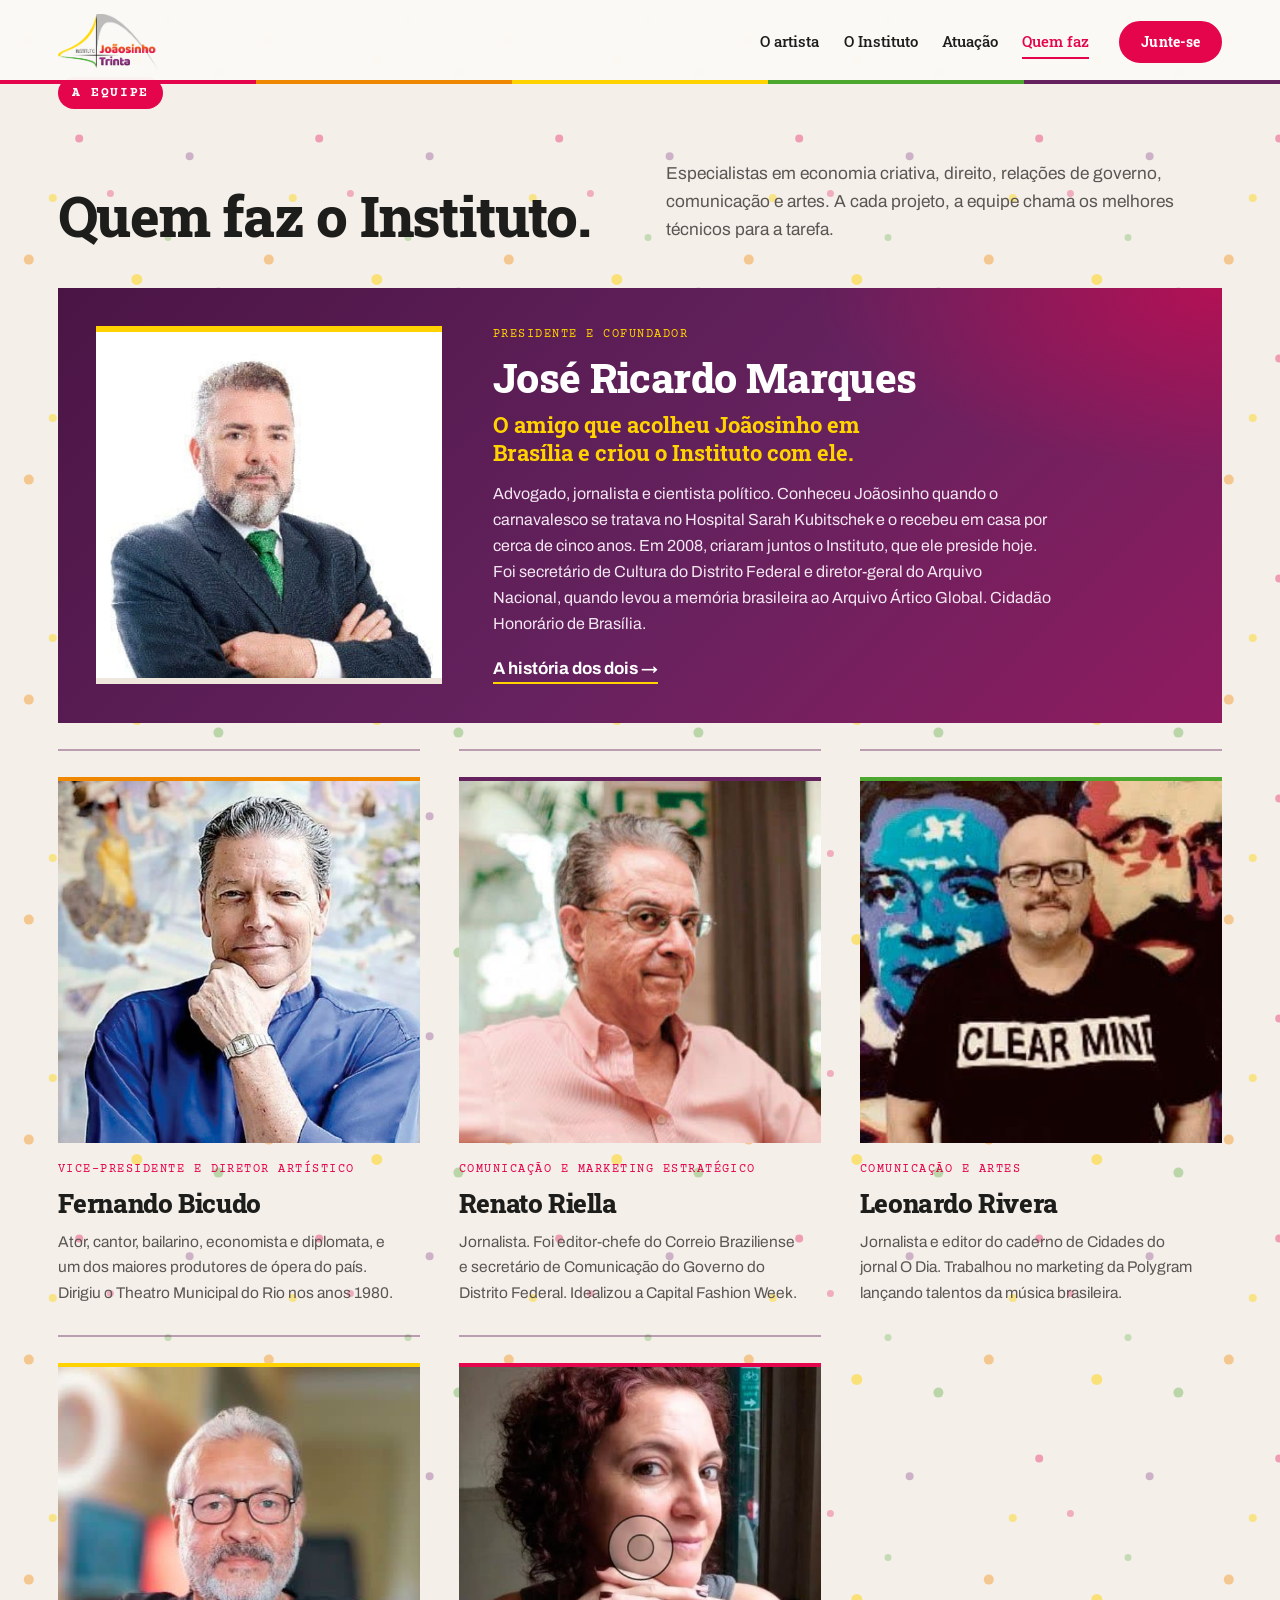
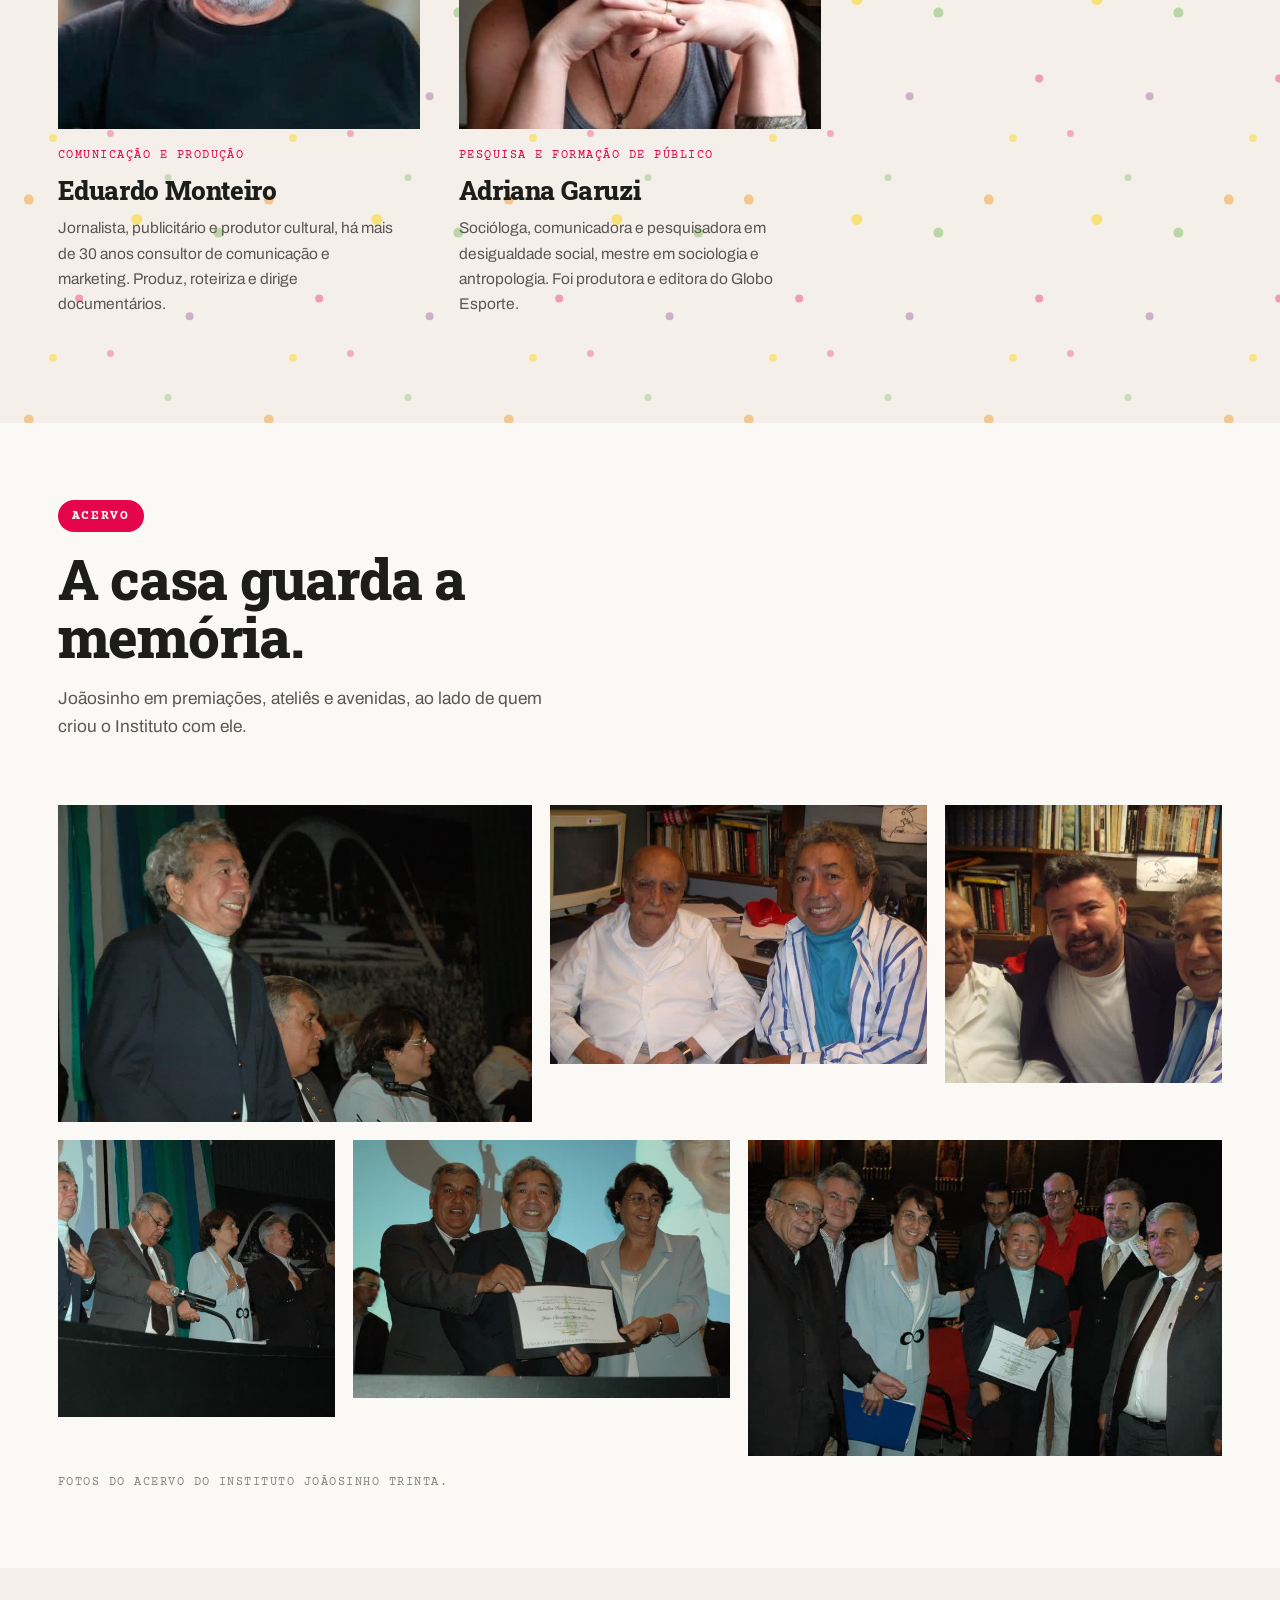
<file: joaosinho-trinta-instituto/equipe.html>
<!doctype html>
<html lang="pt-BR" class="no-js" data-theme="instituto">
<head>
<meta charset="utf-8">
<meta name="viewport" content="width=device-width, initial-scale=1">
<title>Quem faz e o acervo · Instituto Joãosinho Trinta</title>
<meta name="description" content="A equipe do Instituto Joãosinho Trinta, o acervo de fotos que guarda a memória do carnavalesco e a avenida que segue desfilando o luxo que ele defendeu.">
<meta name="theme-color" content="#fbf9f6">
<link rel="icon" href="data:image/svg+xml,%3Csvg xmlns='http://www.w3.org/2000/svg' viewBox='0 0 64 64'%3E%3Crect width='64' height='64' rx='10' fill='%230b0a09'/%3E%3Cpath d='M22 14h24M34 14v26c0 7-5 11-12 10' fill='none' stroke='%23d4af37' stroke-width='5' stroke-linecap='square'/%3E%3Ccircle cx='46' cy='48' r='4' fill='%23990000'/%3E%3C/svg%3E">
<!-- DEPLOY STEP: troque og:url e og:image pela URL absoluta do site no ar -->
<meta property="og:type" content="website">
<meta property="og:title" content="Quem faz e o acervo · Instituto Joãosinho Trinta">
<meta property="og:description" content="Quem faz o Instituto, o acervo da casa e a avenida de hoje.">
<meta property="og:url" content="https://www.exemplo.com.br/equipe.html">
<meta property="og:image" content="https://www.exemplo.com.br/assets/img/og.jpg">
<meta property="og:locale" content="pt_BR">
<link rel="preconnect" href="https://fonts.googleapis.com">
<link rel="preconnect" href="https://fonts.gstatic.com" crossorigin>
<link rel="stylesheet" href="https://fonts.googleapis.com/css2?family=Archivo:wght@400;500;600&family=Courier+Prime:wght@400;700&family=Roboto+Slab:wght@400;500;700;800&display=swap">
<link rel="preload" as="image" href="assets/img/logo-cor.png">
<link rel="stylesheet" href="assets/css/site.css">
<noscript><link rel="stylesheet" href="assets/css/sem-js.css"></noscript>
<script>document.documentElement.classList.replace('no-js','js')</script>
</head>
<body>
<a class="skip" href="#main">Pular para o conteúdo</a>

<div class="ambient" aria-hidden="true"><div class="ambient-tex"></div><div class="ambient-grain"></div></div>

<header class="nav" id="nav">
  <a class="brand" href="index.html" aria-label="Instituto Joãosinho Trinta, ir para a página inicial">
    <img class="logo-gold" src="assets/img/logo-cor.png" alt="" width="941" height="523">
  </a>
  <nav aria-label="Principal">
    <ul class="nav-links">
      <li><a href="joaosinho.html">O artista</a></li>
      <li><a href="instituto.html">O Instituto</a></li>
      <li><a href="atuacao.html">Atuação</a></li>
      <li><a class="atual" href="equipe.html" aria-current="page">Quem faz</a></li>
    </ul>
  </nav>
  <a class="btn btn-red btn-sm" href="atuacao.html#junte-se">Junte-se</a>
</header>

<main id="main" tabindex="-1">

<!-- ============ A EQUIPE ============ -->
<section class="act equipe" id="equipe" aria-labelledby="equipe-t">
  <div class="wrap">
    <div class="equipe-head reveal">
      <p class="act-kicker mono">A equipe</p>
      <h2 id="equipe-t" class="h2">Quem faz o Instituto.</h2>
      <p class="lede">Especialistas em economia criativa, direito, relações de governo, comunicação e artes. A cada projeto, a equipe chama os melhores técnicos para a tarefa.</p>
    </div>
    <ul class="cast">
      <li class="member member-destaque reveal"><span class="m-photo"><img src="assets/img/membro-ricardo-marques.jpg" alt="José Ricardo Marques" width="560" height="560" loading="lazy" decoding="async"></span><p class="m-role mono">Presidente e cofundador</p><h3>José Ricardo Marques</h3><p class="m-laco">O amigo que acolheu Joãosinho em Brasília e criou o Instituto com ele.</p><p>Advogado, jornalista e cientista político. Conheceu Joãosinho quando o carnavalesco se tratava no Hospital Sarah Kubitschek e o recebeu em casa por cerca de cinco anos. Em 2008, criaram juntos o Instituto, que ele preside hoje. Foi secretário de Cultura do Distrito Federal e diretor-geral do Arquivo Nacional, quando levou a memória brasileira ao Arquivo Ártico Global. Cidadão Honorário de Brasília.</p><a class="m-link" href="instituto.html#origem">A história dos dois →</a></li>
      <li class="member reveal"><span class="m-photo"><img src="assets/img/membro-Fernando-Bicudo.jpg" alt="Fernando Bicudo" width="560" height="560" loading="lazy" decoding="async"></span><p class="m-role mono">Vice-presidente e diretor artístico</p><h3>Fernando Bicudo</h3><p>Ator, cantor, bailarino, economista e diplomata, e um dos maiores produtores de ópera do país. Dirigiu o Theatro Municipal do Rio nos anos 1980.</p></li>
      <li class="member reveal"><span class="m-photo"><img src="assets/img/membro-Renato-Riella.jpg" alt="Renato Riella" width="560" height="560" loading="lazy" decoding="async"></span><p class="m-role mono">Comunicação e marketing estratégico</p><h3>Renato Riella</h3><p>Jornalista. Foi editor-chefe do Correio Braziliense e secretário de Comunicação do Governo do Distrito Federal. Idealizou a Capital Fashion Week.</p></li>
      <li class="member reveal"><span class="m-photo"><img src="assets/img/membro-Leonardo-Rivera.jpg" alt="Leonardo Rivera" width="560" height="560" loading="lazy" decoding="async"></span><p class="m-role mono">Comunicação e artes</p><h3>Leonardo Rivera</h3><p>Jornalista e editor do caderno de Cidades do jornal O Dia. Trabalhou no marketing da Polygram lançando talentos da música brasileira.</p></li>
      <li class="member reveal"><span class="m-photo"><img src="assets/img/membro-Eduardo-Monteiro.jpg" alt="Eduardo Monteiro" width="560" height="560" loading="lazy" decoding="async"></span><p class="m-role mono">Comunicação e produção</p><h3>Eduardo Monteiro</h3><p>Jornalista, publicitário e produtor cultural, há mais de 30 anos consultor de comunicação e marketing. Produz, roteiriza e dirige documentários.</p></li>
      <li class="member reveal"><span class="m-photo"><img src="assets/img/membro-adriana-garuzi.jpg" alt="Adriana Garuzi" width="560" height="560" loading="lazy" decoding="async"></span><p class="m-role mono">Pesquisa e formação de público</p><h3>Adriana Garuzi</h3><p>Socióloga, comunicadora e pesquisadora em desigualdade social, mestre em sociologia e antropologia. Foi produtora e editora do Globo Esporte.</p></li>
    </ul>
  </div>
</section>

<!-- ============ ACERVO ============ -->
<section class="act acervo-sec" id="acervo" aria-labelledby="acervo-t">
  <div class="wrap">
    <div class="acervo-head reveal">
      <p class="act-kicker mono">Acervo</p>
      <h2 id="acervo-t" class="h2">A casa guarda a memória.</h2>
      <p class="lede">Joãosinho em premiações, ateliês e avenidas, ao lado de quem criou o Instituto com ele.</p>
    </div>
    <ul class="acervo">
      <li class="ac ac-1 reveal"><img src="assets/img/acervo-1.jpg" alt="Joãosinho Trinta sorrindo ao receber uma homenagem, cercado de pessoas." width="1000" height="664" loading="lazy" decoding="async"></li>
      <li class="ac ac-2 reveal"><img src="assets/img/acervo-2.jpg" alt="Joãosinho Trinta sentado ao lado de outra pessoa, num ambiente de trabalho." width="1000" height="563" loading="lazy" decoding="async"></li>
      <li class="ac ac-3 reveal"><img src="assets/img/acervo-3.jpg" alt="Joãosinho Trinta entre duas pessoas, diante de uma estante de livros." width="1000" height="563" loading="lazy" decoding="async"></li>
      <li class="ac ac-4 reveal"><img src="assets/img/acervo-4.jpg" alt="Cerimônia com Joãosinho Trinta e autoridades num palco." width="1000" height="563" loading="lazy" decoding="async"></li>
      <li class="ac ac-5 reveal"><img src="assets/img/acervo-5.jpg" alt="Joãosinho Trinta recebendo um diploma das mãos de outras pessoas." width="1000" height="563" loading="lazy" decoding="async"></li>
      <li class="ac ac-6 reveal"><img src="assets/img/acervo-6.jpg" alt="Grupo de pessoas em pé durante uma homenagem a Joãosinho Trinta." width="1000" height="563" loading="lazy" decoding="async"></li>
    </ul>
    <p class="acervo-cred mono reveal">Fotos do acervo do Instituto Joãosinho Trinta.</p>
  </div>
</section>

<!-- ============ ATO V · A AVENIDA ============ -->
<section class="act avenida" id="avenida" aria-labelledby="avenida-t">
  <div class="tear tear-top" aria-hidden="true"></div>
  <div class="wrap avenida-head reveal">
    <p class="act-kicker mono">A avenida</p>
    <svg class="orn orn-r" viewBox="0 0 240 28" aria-hidden="true"><use href="#ornament"/></svg>
    <h2 id="avenida-t" class="h2">O luxo que ele defendeu continua desfilando.</h2>
  </div>
  <div class="gallery">
    <figure class="g g1 reveal"><div class="g-img" data-speed="-0.05"><img src="assets/img/avenida-89.jpg" srcset="assets/img/avenida-89-800.jpg 800w, assets/img/avenida-89.jpg 1500w" sizes="(max-width: 720px) 100vw, 1200px" alt="A Praça da Apoteose à noite, com seu arco branco, e um mar de fantasias douradas da Beija-Flor na avenida." width="1800" height="1198" loading="lazy" decoding="async"></div><figcaption class="mono">Apoteose, Beija-Flor 2016. Foto: Tomaz Silva/Agência Brasil</figcaption></figure>
    <figure class="g g2 reveal"><div class="g-img" data-speed="-0.06"><img src="assets/img/avenida-104.jpg" srcset="assets/img/avenida-104-800.jpg 800w, assets/img/avenida-104.jpg 1500w" sizes="(max-width: 720px) 100vw, 1200px" alt="Um dragão gigante de escamas coloridas e dentes brancos na frente de um carro alegórico." width="1800" height="1198" loading="lazy" decoding="async"></div><figcaption class="mono">Marquês de Sapucaí, 2014. Foto: Fernando Frazão/Agência Brasil</figcaption></figure>
    <figure class="g g3 reveal"><div class="g-img" data-speed="-0.03"><img src="assets/img/avenida-29.jpg" srcset="assets/img/avenida-29-800.jpg 800w, assets/img/avenida-29.jpg 1500w" sizes="(max-width: 720px) 100vw, 1200px" alt="Uma grande faixa branca com as palavras POR QUÊ em vermelho, carregada na avenida." width="1800" height="1200" loading="lazy" decoding="async"></div><figcaption class="mono">Viradouro 1998. Foto: Wigder Frota</figcaption></figure>
    <figure class="g g4 reveal"><div class="g-img" data-speed="0.05"><img src="assets/img/avenida-100.jpg" srcset="assets/img/avenida-100-800.jpg 800w, assets/img/avenida-100.jpg 1500w" sizes="(max-width: 720px) 100vw, 1200px" alt="Esculturas gigantes de rostos azuis e dourados com barbas trançadas, no alto de um carro alegórico." width="1800" height="1198" loading="lazy" decoding="async"></div><figcaption class="mono">Marquês de Sapucaí, 2014. Foto: Fernando Frazão/Agência Brasil</figcaption></figure>
  </div>
</section>

</main>

<footer class="foot">
  <div class="tear tear-top" aria-hidden="true"></div>
  <div class="wrap foot-grid">
    <div class="foot-brand">
      <span class="foot-plate"><img class="foot-logo" src="assets/img/logo-cor.png" alt="Instituto Joãosinho Trinta" width="941" height="523" loading="lazy" decoding="async"></span>
      <p class="foot-quote">Onde houver cultura, haverá desenvolvimento humano.</p>
      <p class="foot-small">Instituto Joãosinho Trinta<br>Presidente e cofundador: José Ricardo Marques<br>CNPJ 10.423.699/0001-56<br>Rua Acre 83, sala 1106, Centro<br>Rio de Janeiro, RJ, CEP 20.081-000</p>
    </div>
    <div class="foot-col">
      <p class="mono foot-h">Contato</p>
      <ul>
        <li><a href="https://wa.me/5521989600559" rel="noopener">WhatsApp (21) 98960-0559</a></li>
        <li><a href="tel:+552132285007">Telefone (21) 3228-5007</a></li>
        <li><a href="mailto:contato@institutojoaosinhotrinta.com.br">contato@institutojoaosinhotrinta.com.br</a></li>
        <li><a href="https://www.instagram.com/institutojoaosinhotrinta/" rel="noopener">Instagram</a></li>
        <li><a href="https://www.facebook.com/institutojoaosinhotrinta" rel="noopener">Facebook</a></li>
      </ul>
    </div>
    <div class="foot-col foot-credits">
      <p class="mono foot-h">Créditos das fotos</p>
      <ul>
        <li><a href="https://commons.wikimedia.org/wiki/File:Desfile_Beija_Flor_2016_(dsc5389).jpg" rel="noopener">Contato</a>: Tomaz Silva/Agência Brasil, <a href="https://creativecommons.org/licenses/by/3.0/br/" rel="noopener">CC BY 3.0 BR</a></li>
        <li><a href="https://commons.wikimedia.org/wiki/File:%22Sonhar_com_rei_d%C3%A1_le%C3%A3o%22_1976.jpg" rel="noopener">1976</a>: Anibal Philot, <a href="https://creativecommons.org/licenses/by/2.0/" rel="noopener">CC BY 2.0</a></li>
        <li><a href="https://commons.wikimedia.org/wiki/File:Desfile_da_Beija-Flor_-_1978.jpg" rel="noopener">1978</a>: Luiz Pinto, <a href="https://creativecommons.org/licenses/by-sa/2.0/" rel="noopener">CC BY-SA 2.0</a></li>
        <li><a href="https://commons.wikimedia.org/wiki/File:Luana_-_Beija-Flor_de_Nil%C3%B3polis_1983.jpg" rel="noopener">1983</a>: Ricardo Chaves, <a href="https://creativecommons.org/licenses/by/2.0/" rel="noopener">CC BY 2.0</a></li>
        <li><a href="https://commons.wikimedia.org/wiki/File:Jo%C3%A3osinho_Trinta_the_%22King_of_Revelry.%22_(5190032078).jpg" rel="noopener">2010</a>: Carnaval.com Studios, <a href="https://creativecommons.org/licenses/by/2.0/" rel="noopener">CC BY 2.0</a></li>
        <li><a href="https://commons.wikimedia.org/wiki/File:Censura_%C3%A0s_Escolas_de_Samba_-_Requerimento_da_Beija-Flor_ao_Servi%C3%A7o_de_Censura_sobre_o_enredo_%E2%80%9CO_olho_azul_da_serpente%E2%80%9D_(Carnaval_de_1982)_11.jpg" rel="noopener">Documentos da Censura, 1982</a>: Arquivo Nacional, domínio público</li>
        <li>Avenida: Tomaz Silva/Agência Brasil (<a href="https://commons.wikimedia.org/wiki/File:Desfile_Beija_Flor_2016_(dsc5362).jpg" rel="noopener">1</a>), CC BY 3.0 BR. Fernando Frazão/Agência Brasil (<a href="https://commons.wikimedia.org/wiki/File:Desfile_Beija_Flor_2014_(906081).jpg" rel="noopener">2</a>, <a href="https://commons.wikimedia.org/wiki/File:Desfile_Beija_Flor_2014_(906077).jpg" rel="noopener">4</a>), CC BY 3.0 BR. Wigder Frota (<a href="https://commons.wikimedia.org/wiki/File:Unidos_do_Viradouro_1998_-_Wigder_Frota_(2).jpg" rel="noopener">3</a>), <a href="https://creativecommons.org/licenses/by-sa/4.0/" rel="noopener">CC BY-SA 4.0</a></li>
        <li>Imagens tratadas (corte e cor). As adaptações de obras CC BY-SA seguem a mesma licença.</li>
      </ul>
    </div>
  </div>
  <p class="wrap foot-base mono">Instituto Joãosinho Trinta · Organização da Sociedade Civil de Interesse Público desde 2008</p>
</footer>

<svg width="0" height="0" style="position:absolute" aria-hidden="true" focusable="false">
  <defs>
    <clipPath id="archClip" clipPathUnits="objectBoundingBox"><path d="M0,0 C0.42,0.02 0.78,0.36 1,1 L0,1 Z"/></clipPath>
    <clipPath id="archClipM" clipPathUnits="objectBoundingBox"><path d="M0.5,0 C0.72,0.06 0.9,0.5 1,1 L0,1 C0.12,0.48 0.3,0.06 0.5,0 Z"/></clipPath>
    <symbol id="ornament" viewBox="0 0 240 28">
      <g fill="none" stroke="currentColor" stroke-width="1" stroke-linecap="round">
        <path pathLength="1" d="M120 5 L128 14 L120 23 L112 14 Z"/>
        <path pathLength="1" d="M108 14 C 98 14, 92 5, 82 5 C 72 5, 68 13, 74 18 C 79 22, 87 19, 85 13 C 84 10, 80 10, 79 12 M 70 14 L 4 14"/>
        <path pathLength="1" d="M132 14 C 142 14, 148 5, 158 5 C 168 5, 172 13, 166 18 C 161 22, 153 19, 155 13 C 156 10, 160 10, 161 12 M 170 14 L 236 14"/>
        <path pathLength="1" d="M92 20 C 86 26, 60 24, 44 20 M148 20 C 154 26, 180 24, 196 20"/>
      </g>
    </symbol>
  </defs>
</svg>

<script src="assets/js/site.js" defer></script>
</body>
</html>
</file>
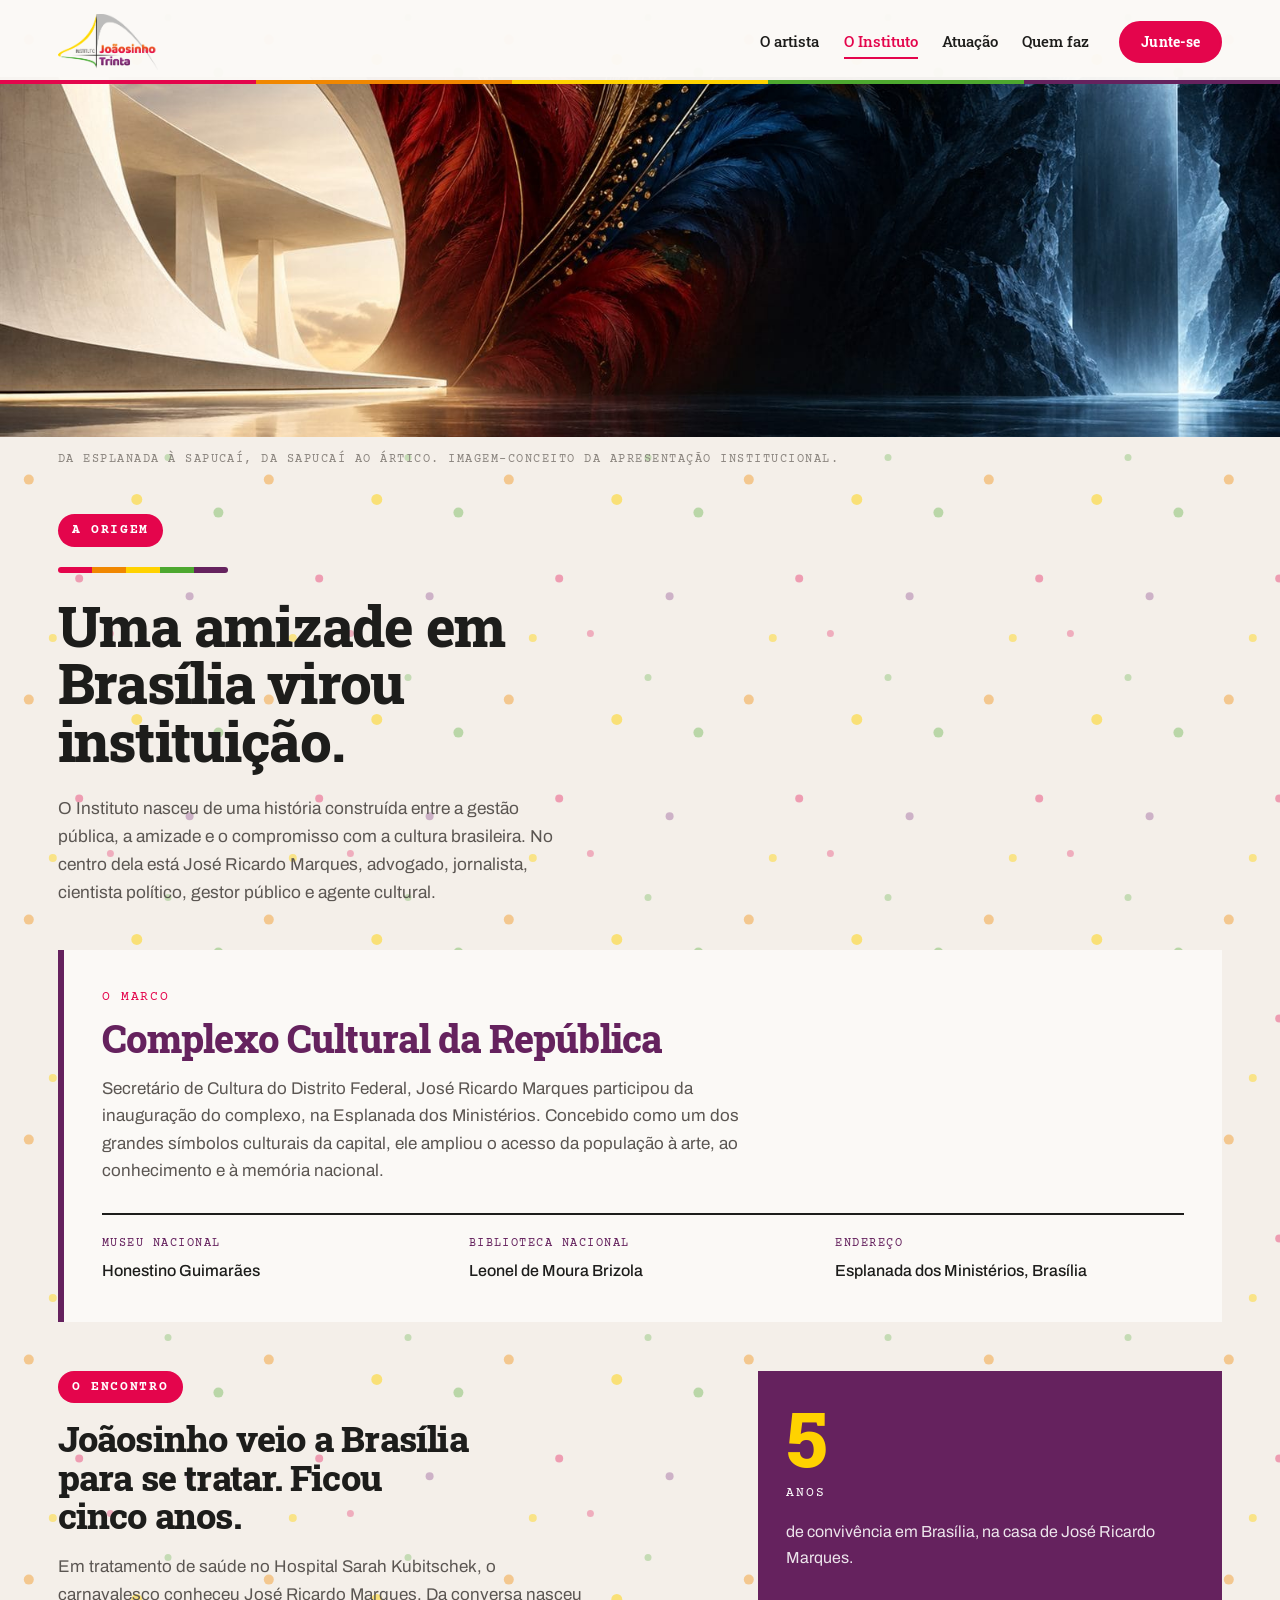
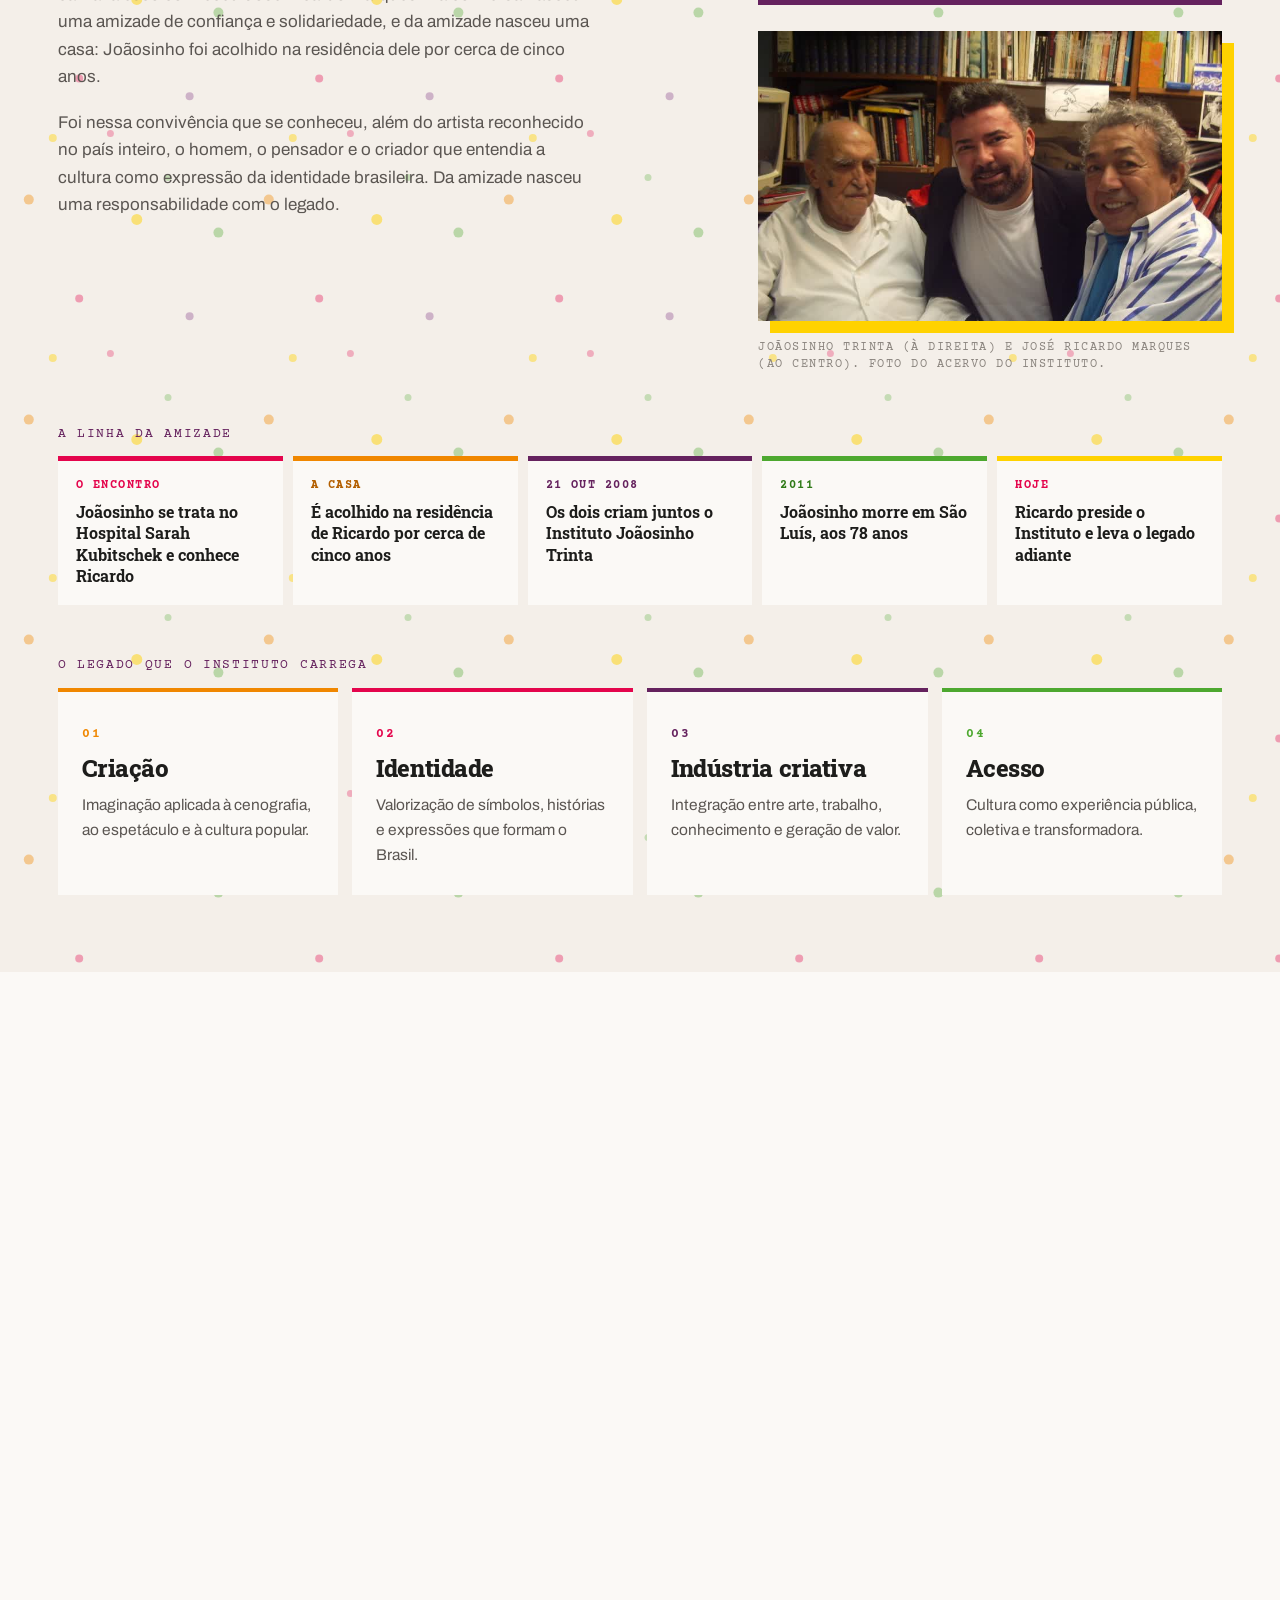
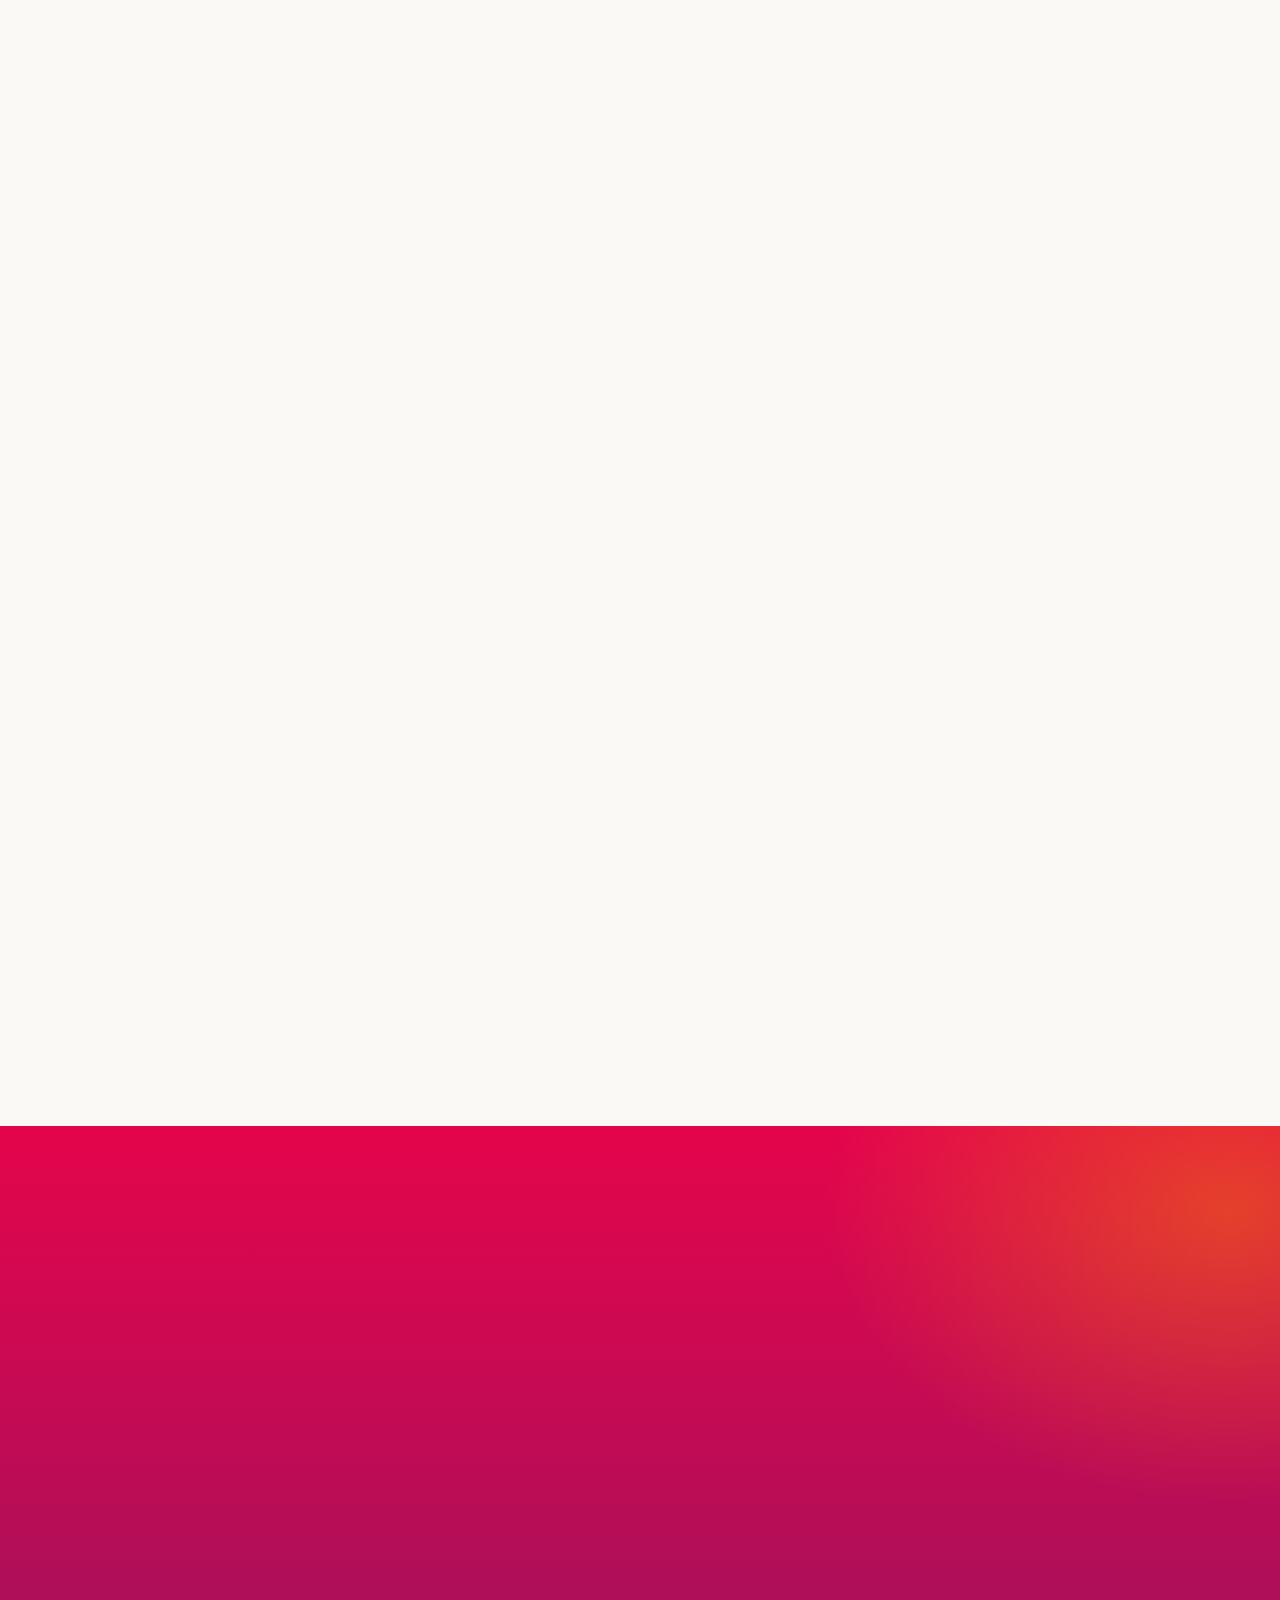
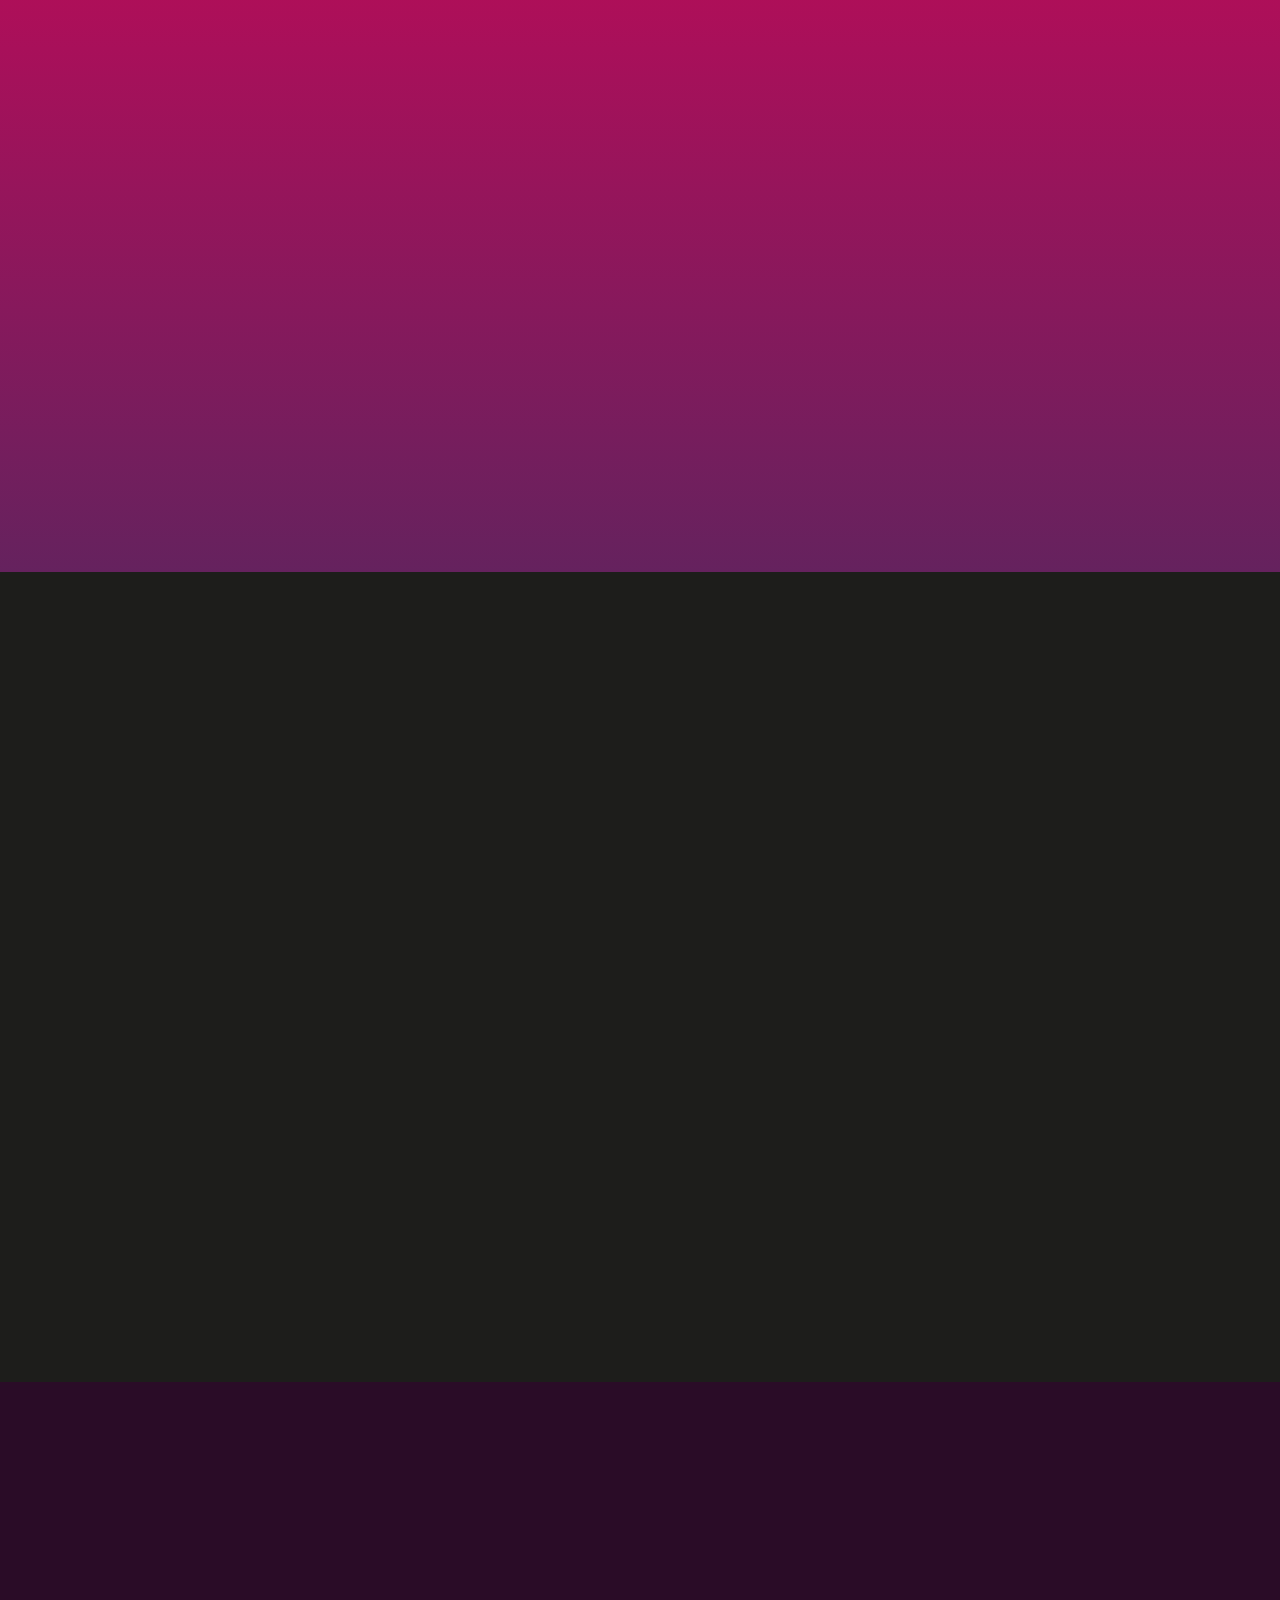
<file: joaosinho-trinta-instituto/instituto.html>
<!doctype html>
<html lang="pt-BR" class="no-js" data-theme="instituto">
<head>
<meta charset="utf-8">
<meta name="viewport" content="width=device-width, initial-scale=1">
<title>O Instituto · Instituto Joãosinho Trinta</title>
<meta name="description" content="Como uma amizade em Brasília virou instituição: o Complexo Cultural da República, o encontro com Joãosinho Trinta, a tese da economia criativa e a memória brasileira no Arquivo Ártico Global.">
<meta name="theme-color" content="#fbf9f6">
<link rel="icon" href="data:image/svg+xml,%3Csvg xmlns='http://www.w3.org/2000/svg' viewBox='0 0 64 64'%3E%3Crect width='64' height='64' rx='10' fill='%230b0a09'/%3E%3Cpath d='M22 14h24M34 14v26c0 7-5 11-12 10' fill='none' stroke='%23d4af37' stroke-width='5' stroke-linecap='square'/%3E%3Ccircle cx='46' cy='48' r='4' fill='%23990000'/%3E%3C/svg%3E">
<!-- DEPLOY STEP: troque og:url e og:image pela URL absoluta do site no ar -->
<meta property="og:type" content="website">
<meta property="og:title" content="O Instituto · Instituto Joãosinho Trinta">
<meta property="og:description" content="Uma amizade em Brasília virou instituição. Memória, criatividade e desenvolvimento.">
<meta property="og:url" content="https://www.exemplo.com.br/instituto.html">
<meta property="og:image" content="https://www.exemplo.com.br/assets/img/og.jpg">
<meta property="og:locale" content="pt_BR">
<link rel="preconnect" href="https://fonts.googleapis.com">
<link rel="preconnect" href="https://fonts.gstatic.com" crossorigin>
<link rel="stylesheet" href="https://fonts.googleapis.com/css2?family=Archivo:wght@400;500;600&family=Courier+Prime:wght@400;700&family=Roboto+Slab:wght@400;500;700;800&display=swap">
<link rel="preload" as="image" href="assets/img/logo-cor.png">
<link rel="stylesheet" href="assets/css/site.css">
<noscript><link rel="stylesheet" href="assets/css/sem-js.css"></noscript>
<script>document.documentElement.classList.replace('no-js','js')</script>
</head>
<body>
<a class="skip" href="#main">Pular para o conteúdo</a>

<div class="ambient" aria-hidden="true"><div class="ambient-tex"></div><div class="ambient-grain"></div></div>

<header class="nav" id="nav">
  <a class="brand" href="index.html" aria-label="Instituto Joãosinho Trinta, ir para a página inicial">
    <img class="logo-gold" src="assets/img/logo-cor.png" alt="" width="941" height="523">
  </a>
  <nav aria-label="Principal">
    <ul class="nav-links">
      <li><a href="joaosinho.html">O artista</a></li>
      <li><a class="atual" href="instituto.html" aria-current="page">O Instituto</a></li>
      <li><a href="atuacao.html">Atuação</a></li>
      <li><a href="equipe.html">Quem faz</a></li>
    </ul>
  </nav>
  <a class="btn btn-red btn-sm" href="atuacao.html#junte-se">Junte-se</a>
</header>

<main id="main" tabindex="-1">

<!-- ============ ATO VI · A ORIGEM ============ -->
<section class="act origem" id="origem" aria-labelledby="origem-t">
  <figure class="faixa-conceito reveal">
    <img src="assets/img/arco-institucional.jpg" srcset="assets/img/arco-institucional-800.jpg 800w, assets/img/arco-institucional.jpg 1600w" sizes="(max-width: 720px) 100vw, 1200px" alt="Imagem-conceito: uma arquitetura curva e clara à esquerda, plumas vermelhas e douradas ao centro e uma caverna de gelo à direita." width="1600" height="900" loading="lazy" decoding="async">
    <figcaption class="mono">Da Esplanada à Sapucaí, da Sapucaí ao Ártico. Imagem-conceito da apresentação institucional.</figcaption>
  </figure>
  <div class="wrap">
    <div class="origem-head reveal">
      <p class="act-kicker mono">A origem</p>
      <svg class="orn" viewBox="0 0 240 28" aria-hidden="true"><use href="#ornament"/></svg>
      <h2 id="origem-t" class="h2">Uma amizade em Brasília virou instituição.</h2>
      <p class="lede">O Instituto nasceu de uma história construída entre a gestão pública, a amizade e o compromisso com a cultura brasileira. No centro dela está José Ricardo Marques, advogado, jornalista, cientista político, gestor público e agente cultural.</p>
    </div>

    <div class="marco reveal">
      <p class="marco-h mono">O marco</p>
      <h3 class="marco-t">Complexo Cultural da República</h3>
      <p class="marco-x">Secretário de Cultura do Distrito Federal, José Ricardo Marques participou da inauguração do complexo, na Esplanada dos Ministérios. Concebido como um dos grandes símbolos culturais da capital, ele ampliou o acesso da população à arte, ao conhecimento e à memória nacional.</p>
      <ul class="marco-list">
        <li><span class="mono">Museu Nacional</span><span>Honestino Guimarães</span></li>
        <li><span class="mono">Biblioteca Nacional</span><span>Leonel de Moura Brizola</span></li>
        <li><span class="mono">Endereço</span><span>Esplanada dos Ministérios, Brasília</span></li>
      </ul>
    </div>

    <div class="encontro">
      <div class="encontro-text reveal">
        <p class="act-kicker mono">O encontro</p>
        <h3 class="h3-big">Joãosinho veio a Brasília para se tratar. Ficou cinco anos.</h3>
        <p>Em tratamento de saúde no Hospital Sarah Kubitschek, o carnavalesco conheceu José Ricardo Marques. Da conversa nasceu uma amizade de confiança e solidariedade, e da amizade nasceu uma casa: Joãosinho foi acolhido na residência dele por cerca de cinco anos.</p>
        <p>Foi nessa convivência que se conheceu, além do artista reconhecido no país inteiro, o homem, o pensador e o criador que entendia a cultura como expressão da identidade brasileira. Da amizade nasceu uma responsabilidade com o legado.</p>
      </div>
      <div class="encontro-side">
        <div class="stat-card reveal">
          <span class="stat-n">5</span>
          <span class="stat-u">anos</span>
          <p class="stat-x">de convivência em Brasília, na casa de José Ricardo Marques.</p>
        </div>
        <figure class="encontro-foto reveal">
          <img src="assets/img/acervo-3.jpg" alt="Joãosinho Trinta, à direita, sorrindo ao lado de José Ricardo Marques, ao centro, num escritório com estantes de livros." width="1000" height="563" loading="lazy" decoding="async">
          <figcaption class="mono">Joãosinho Trinta (à direita) e José Ricardo Marques (ao centro). Foto do acervo do Instituto.</figcaption>
        </figure>
      </div>
    </div>

    <p class="legado-h mono reveal">A linha da amizade</p>
    <ol class="laco laco-5 reveal">
      <li><span class="laco-k mono">O encontro</span><span>Joãosinho se trata no Hospital Sarah Kubitschek e conhece Ricardo</span></li>
      <li><span class="laco-k mono">A casa</span><span>É acolhido na residência de Ricardo por cerca de cinco anos</span></li>
      <li><span class="laco-k mono">21 out 2008</span><span>Os dois criam juntos o Instituto Joãosinho Trinta</span></li>
      <li><span class="laco-k mono">2011</span><span>Joãosinho morre em São Luís, aos 78 anos</span></li>
      <li><span class="laco-k mono">Hoje</span><span>Ricardo preside o Instituto e leva o legado adiante</span></li>
    </ol>

    <p class="legado-h mono reveal">O legado que o Instituto carrega</p>
    <ol class="legado">
      <li class="leg reveal"><span class="leg-n" aria-hidden="true">01</span><h3>Criação</h3><p>Imaginação aplicada à cenografia, ao espetáculo e à cultura popular.</p></li>
      <li class="leg reveal"><span class="leg-n" aria-hidden="true">02</span><h3>Identidade</h3><p>Valorização de símbolos, histórias e expressões que formam o Brasil.</p></li>
      <li class="leg reveal"><span class="leg-n" aria-hidden="true">03</span><h3>Indústria criativa</h3><p>Integração entre arte, trabalho, conhecimento e geração de valor.</p></li>
      <li class="leg reveal"><span class="leg-n" aria-hidden="true">04</span><h3>Acesso</h3><p>Cultura como experiência pública, coletiva e transformadora.</p></li>
    </ol>
  </div>
</section>

<!-- ============ QUEM SOMOS ============ -->
<section class="act instituto" id="quem-somos" aria-labelledby="instituto-t">
  <div class="tear tear-top tear-panel" aria-hidden="true"></div>
  <div class="wrap">
    <p class="act-kicker mono reveal">Quem somos</p>
    <div class="inst-top">
      <h2 id="instituto-t" class="h-statement reveal">O apoio à cultura é a <span class="mark">força<svg viewBox="0 0 200 100" preserveAspectRatio="none" aria-hidden="true"><path pathLength="1" d="M100 4 C 153 4, 196 25, 196 50 C 196 76, 153 96, 100 96 C 47 96, 4 76, 4 50 C 4 25, 44 6, 96 5 C 128 4, 156 9, 176 18"/></svg></span> que o nosso país precisa.</h2>
      <p class="lede inst-lede reveal">O Instituto Joãosinho Trinta nasceu em 21 de outubro de 2008, criado pelo próprio Joãosinho ao lado de José Ricardo Marques, que o acolheu em Brasília nos seus últimos anos. É uma Organização da Sociedade Civil de Interesse Público e, há mais de quinze anos, leva boas práticas ao setor cultural e ajuda a estruturar a economia criativa. Sob a presidência de José Ricardo Marques, reúne num mesmo trabalho memória, patrimônio, formação, produção cultural e economia criativa.</p>
    </div>
    <figure class="presepio reveal">
      <img src="assets/img/homenagem.jpg" srcset="assets/img/homenagem-800.jpg 800w, assets/img/homenagem.jpg 1600w" sizes="(max-width: 720px) 100vw, 1200px" alt="Joãosinho Trinta sorri segurando o diploma de Cidadão Honorário de Brasília, entre um homem e uma mulher, num palco." width="1600" height="900" loading="lazy" decoding="async">
      <figcaption class="mono">Joãosinho Trinta recebe o título de Cidadão Honorário de Brasília, da Câmara Legislativa do Distrito Federal. Foto do acervo do Instituto.</figcaption>
    </figure>
    <div class="mvv">
      <div class="mvv-i reveal"><p class="mono">Missão</p><p>Promover boas práticas no setor cultural e ajudar a estruturar a economia criativa, transformando a sociedade pela qualidade do setor e pela qualificação de quem faz cultura.</p></div>
      <div class="mvv-i reveal"><p class="mono">Visão</p><p>Desenvolver a economia e a indústria criativa de forma sustentável e inclusiva, preparando o setor das artes em todas as suas vertentes, com inovação e criatividade.</p></div>
      <div class="mvv-i reveal"><p class="mono">Valores</p><p>Ser referência no mercado criativo, com sustentabilidade, boa governança, ética e resultados que transformam, sobretudo no desenvolvimento humano.</p></div>
    </div>
  </div>
  <div class="marquee" role="img" aria-label="Compromisso com a cultura, com o desenvolvimento e com a sociedade.">
    <div class="marquee-track" aria-hidden="true"></div>
  </div>
  <div class="wrap">
    <p class="mono values-h reveal">O Instituto cultiva</p>
    <ol class="values">
      <li class="val reveal"><span class="val-n">Transparência</span><p>Recursos bem geridos e resultados públicos, para que as lições sirvam a toda a sociedade.</p></li>
      <li class="val reveal"><span class="val-n">Inovação e inclusão</span><p>Caminhos simples para os desafios da cultura, explicados de um jeito acessível a quem produz.</p></li>
      <li class="val reveal"><span class="val-n">Ética e justiça</span><p>Benefícios e responsabilidades da cultura divididos de forma justa com toda a sociedade.</p></li>
      <li class="val reveal"><span class="val-n">Sustentabilidade</span><p>Boas práticas que mantêm a cultura viável, na economia e na vida das pessoas.</p></li>
      <li class="val reveal"><span class="val-n">Dinamismo</span><p>Inquietação diante dos desafios, com novas tecnologias e pesquisa aplicada.</p></li>
    </ol>
  </div>
</section>

<!-- ============ ECONOMIA CRIATIVA ============ -->
<section class="act criativa" id="economia-criativa" aria-labelledby="criativa-t">
  <div class="tear tear-top" aria-hidden="true"></div>
  <div class="wrap">
    <div class="criativa-head reveal">
      <p class="act-kicker mono">Economia criativa</p>
      <h2 id="criativa-t" class="h2">A casa falava em economia criativa antes de virar pauta.</h2>
      <p class="lede">Quando o assunto mal aparecia nas políticas públicas, José Ricardo Marques abriu o debate sobre indústria e economia criativa no Brasil, inclusive em encontros no Teatro Municipal com a participação do então ministro da Cultura Gilberto Gil.</p>
    </div>
    <ol class="tese">
      <li class="tz reveal"><span class="tz-n" aria-hidden="true">1</span><h3>Cultura e trabalho</h3><p>A cadeia cultural reúne criação, produção, circulação e renda.</p></li>
      <li class="tz reveal"><span class="tz-n" aria-hidden="true">2</span><h3>Política pública</h3><p>O poder público pode estruturar ambientes para que o talento vire oportunidade.</p></li>
      <li class="tz reveal"><span class="tz-n" aria-hidden="true">3</span><h3>Desenvolvimento</h3><p>Investir em cultura fortalece territórios, identidade e atividade econômica.</p></li>
    </ol>
    <div class="cadeia reveal">
      <p class="cadeia-h mono">A cadeia produtiva da cultura</p>
      <ul class="cadeia-list">
        <li>Criação</li><li>Produção</li><li>Comunicação</li><li>Tecnologia</li><li>Circulação</li><li>Empregos</li><li>Território</li>
      </ul>
      <p class="cadeia-x">Cultura não é só evento nem só preservação de manifestação tradicional. É uma cadeia produtiva inteira, e ela gera desenvolvimento onde chega.</p>
    </div>
  </div>
</section>

<!-- ============ ARQUIVO ÁRTICO GLOBAL ============ -->
<section class="act artico" id="artico" aria-labelledby="artico-t">
  <div class="tear tear-top tear-panel" aria-hidden="true"></div>
  <div class="wrap artico-grid">
    <div class="artico-text">
      <p class="act-kicker mono reveal">Arquivo Nacional</p>
      <h2 id="artico-t" class="h2 reveal">A memória brasileira chegou ao Ártico.</h2>
      <div class="artico-body reveal">
        <p class="lede">Diretor-geral do Arquivo Nacional, José Ricardo Marques inaugurou a presença do Brasil no Arquivo Ártico Global, em Svalbard, no extremo norte da Noruega.</p>
        <p>O projeto foi concebido para preservar, em condições climáticas e tecnológicas especiais, documentos digitais de grande relevância histórica para a humanidade. O Arquivo Nacional entrou no grupo inaugural de instituições depositantes, ao lado de nomes internacionais comprometidos com a proteção da memória do mundo.</p>
        <p class="artico-cnn">Segundo a CNN, o acontecimento figurou entre os dez fatos mais importantes do mundo naquele período.</p>
      </div>
    </div>
    <ul class="artico-stats">
      <li class="stat reveal"><span class="stat-n">≈1.000</span><span class="stat-u">km</span><p>do Polo Norte, em Svalbard, no extremo norte da Noruega.</p></li>
      <li class="stat reveal"><span class="stat-n">1º</span><span class="stat-u">depósito do Brasil</span><p>O Arquivo Nacional no grupo inaugural de instituições do Arquivo Ártico Global.</p></li>
      <li class="stat reveal"><span class="stat-n">10</span><span class="stat-u">fatos do mundo</span><p>A lista da CNN no período incluiu o depósito brasileiro.</p></li>
    </ul>
  </div>
  <p class="artico-strip mono">Memória · Tecnologia · Futuro</p>
</section>

</main>

<footer class="foot">
  <div class="tear tear-top" aria-hidden="true"></div>
  <div class="wrap foot-grid">
    <div class="foot-brand">
      <span class="foot-plate"><img class="foot-logo" src="assets/img/logo-cor.png" alt="Instituto Joãosinho Trinta" width="941" height="523" loading="lazy" decoding="async"></span>
      <p class="foot-quote">Onde houver cultura, haverá desenvolvimento humano.</p>
      <p class="foot-small">Instituto Joãosinho Trinta<br>Presidente e cofundador: José Ricardo Marques<br>CNPJ 10.423.699/0001-56<br>Rua Acre 83, sala 1106, Centro<br>Rio de Janeiro, RJ, CEP 20.081-000</p>
    </div>
    <div class="foot-col">
      <p class="mono foot-h">Contato</p>
      <ul>
        <li><a href="https://wa.me/5521989600559" rel="noopener">WhatsApp (21) 98960-0559</a></li>
        <li><a href="tel:+552132285007">Telefone (21) 3228-5007</a></li>
        <li><a href="mailto:contato@institutojoaosinhotrinta.com.br">contato@institutojoaosinhotrinta.com.br</a></li>
        <li><a href="https://www.instagram.com/institutojoaosinhotrinta/" rel="noopener">Instagram</a></li>
        <li><a href="https://www.facebook.com/institutojoaosinhotrinta" rel="noopener">Facebook</a></li>
      </ul>
    </div>
    <div class="foot-col foot-credits">
      <p class="mono foot-h">Créditos das fotos</p>
      <ul>
        <li><a href="https://commons.wikimedia.org/wiki/File:Desfile_Beija_Flor_2016_(dsc5389).jpg" rel="noopener">Contato</a>: Tomaz Silva/Agência Brasil, <a href="https://creativecommons.org/licenses/by/3.0/br/" rel="noopener">CC BY 3.0 BR</a></li>
        <li><a href="https://commons.wikimedia.org/wiki/File:%22Sonhar_com_rei_d%C3%A1_le%C3%A3o%22_1976.jpg" rel="noopener">1976</a>: Anibal Philot, <a href="https://creativecommons.org/licenses/by/2.0/" rel="noopener">CC BY 2.0</a></li>
        <li><a href="https://commons.wikimedia.org/wiki/File:Desfile_da_Beija-Flor_-_1978.jpg" rel="noopener">1978</a>: Luiz Pinto, <a href="https://creativecommons.org/licenses/by-sa/2.0/" rel="noopener">CC BY-SA 2.0</a></li>
        <li><a href="https://commons.wikimedia.org/wiki/File:Luana_-_Beija-Flor_de_Nil%C3%B3polis_1983.jpg" rel="noopener">1983</a>: Ricardo Chaves, <a href="https://creativecommons.org/licenses/by/2.0/" rel="noopener">CC BY 2.0</a></li>
        <li><a href="https://commons.wikimedia.org/wiki/File:Jo%C3%A3osinho_Trinta_the_%22King_of_Revelry.%22_(5190032078).jpg" rel="noopener">2010</a>: Carnaval.com Studios, <a href="https://creativecommons.org/licenses/by/2.0/" rel="noopener">CC BY 2.0</a></li>
        <li><a href="https://commons.wikimedia.org/wiki/File:Censura_%C3%A0s_Escolas_de_Samba_-_Requerimento_da_Beija-Flor_ao_Servi%C3%A7o_de_Censura_sobre_o_enredo_%E2%80%9CO_olho_azul_da_serpente%E2%80%9D_(Carnaval_de_1982)_11.jpg" rel="noopener">Documentos da Censura, 1982</a>: Arquivo Nacional, domínio público</li>
        <li>Avenida: Tomaz Silva/Agência Brasil (<a href="https://commons.wikimedia.org/wiki/File:Desfile_Beija_Flor_2016_(dsc5362).jpg" rel="noopener">1</a>), CC BY 3.0 BR. Fernando Frazão/Agência Brasil (<a href="https://commons.wikimedia.org/wiki/File:Desfile_Beija_Flor_2014_(906081).jpg" rel="noopener">2</a>, <a href="https://commons.wikimedia.org/wiki/File:Desfile_Beija_Flor_2014_(906077).jpg" rel="noopener">4</a>), CC BY 3.0 BR. Wigder Frota (<a href="https://commons.wikimedia.org/wiki/File:Unidos_do_Viradouro_1998_-_Wigder_Frota_(2).jpg" rel="noopener">3</a>), <a href="https://creativecommons.org/licenses/by-sa/4.0/" rel="noopener">CC BY-SA 4.0</a></li>
        <li>Imagens tratadas (corte e cor). As adaptações de obras CC BY-SA seguem a mesma licença.</li>
      </ul>
    </div>
  </div>
  <p class="wrap foot-base mono">Instituto Joãosinho Trinta · Organização da Sociedade Civil de Interesse Público desde 2008</p>
</footer>

<svg width="0" height="0" style="position:absolute" aria-hidden="true" focusable="false">
  <defs>
    <clipPath id="archClip" clipPathUnits="objectBoundingBox"><path d="M0,0 C0.42,0.02 0.78,0.36 1,1 L0,1 Z"/></clipPath>
    <clipPath id="archClipM" clipPathUnits="objectBoundingBox"><path d="M0.5,0 C0.72,0.06 0.9,0.5 1,1 L0,1 C0.12,0.48 0.3,0.06 0.5,0 Z"/></clipPath>
    <symbol id="ornament" viewBox="0 0 240 28">
      <g fill="none" stroke="currentColor" stroke-width="1" stroke-linecap="round">
        <path pathLength="1" d="M120 5 L128 14 L120 23 L112 14 Z"/>
        <path pathLength="1" d="M108 14 C 98 14, 92 5, 82 5 C 72 5, 68 13, 74 18 C 79 22, 87 19, 85 13 C 84 10, 80 10, 79 12 M 70 14 L 4 14"/>
        <path pathLength="1" d="M132 14 C 142 14, 148 5, 158 5 C 168 5, 172 13, 166 18 C 161 22, 153 19, 155 13 C 156 10, 160 10, 161 12 M 170 14 L 236 14"/>
        <path pathLength="1" d="M92 20 C 86 26, 60 24, 44 20 M148 20 C 154 26, 180 24, 196 20"/>
      </g>
    </symbol>
  </defs>
</svg>

<script src="assets/js/site.js" defer></script>
</body>
</html>
</file>
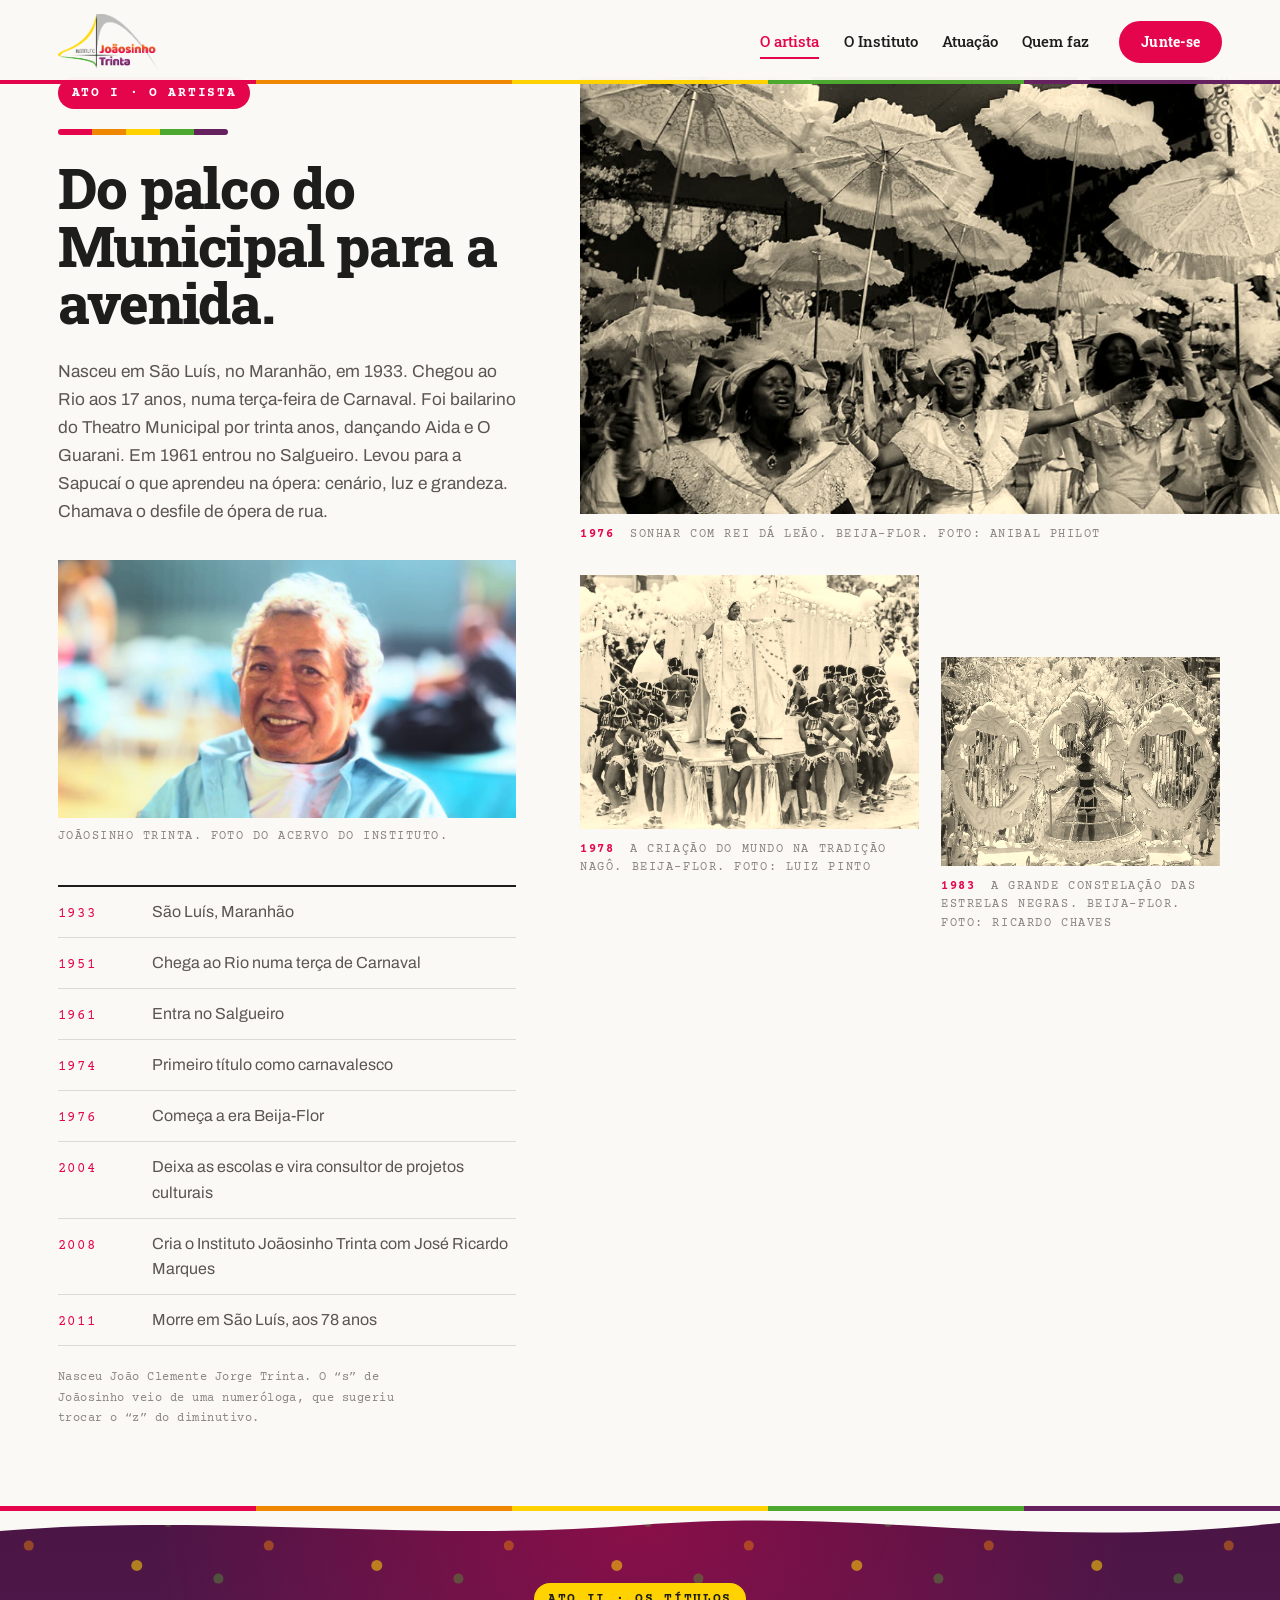
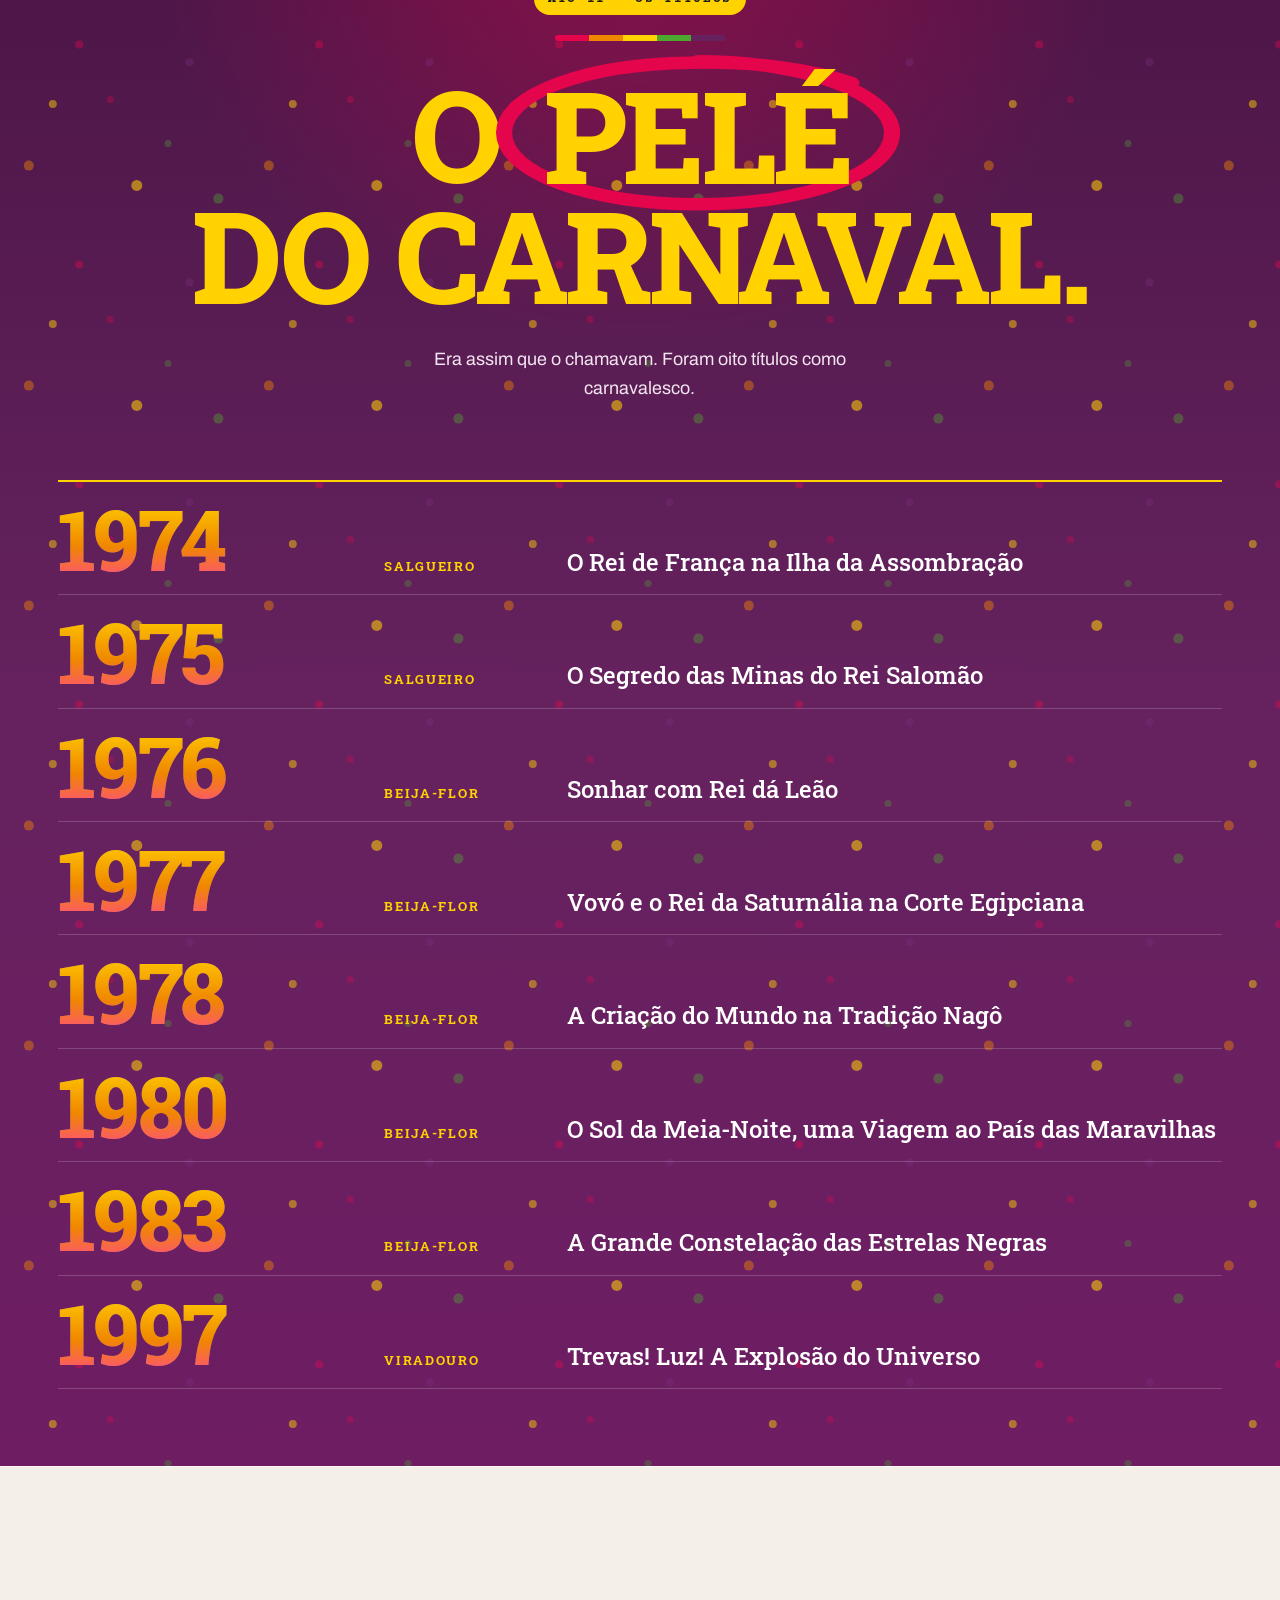
<file: joaosinho-trinta-instituto/joaosinho.html>
<!doctype html>
<html lang="pt-BR" class="no-js" data-theme="instituto">
<head>
<meta charset="utf-8">
<meta name="viewport" content="width=device-width, initial-scale=1">
<title>O artista · Instituto Joãosinho Trinta</title>
<meta name="description" content="Joãosinho Trinta, de bailarino do Theatro Municipal a maior carnavalesco do Brasil: os oito títulos, o desfile proibido de 1989 e a arte de fazer luxo com o que a cidade jogava fora.">
<meta name="theme-color" content="#fbf9f6">
<link rel="icon" href="data:image/svg+xml,%3Csvg xmlns='http://www.w3.org/2000/svg' viewBox='0 0 64 64'%3E%3Crect width='64' height='64' rx='10' fill='%230b0a09'/%3E%3Cpath d='M22 14h24M34 14v26c0 7-5 11-12 10' fill='none' stroke='%23d4af37' stroke-width='5' stroke-linecap='square'/%3E%3Ccircle cx='46' cy='48' r='4' fill='%23990000'/%3E%3C/svg%3E">
<!-- DEPLOY STEP: troque og:url e og:image pela URL absoluta do site no ar -->
<meta property="og:type" content="website">
<meta property="og:title" content="O artista · Instituto Joãosinho Trinta">
<meta property="og:description" content="Do palco do Municipal para a avenida. A trajetória de Joãosinho Trinta.">
<meta property="og:url" content="https://www.exemplo.com.br/joaosinho.html">
<meta property="og:image" content="https://www.exemplo.com.br/assets/img/og.jpg">
<meta property="og:locale" content="pt_BR">
<link rel="preconnect" href="https://fonts.googleapis.com">
<link rel="preconnect" href="https://fonts.gstatic.com" crossorigin>
<link rel="stylesheet" href="https://fonts.googleapis.com/css2?family=Archivo:wght@400;500;600&family=Courier+Prime:wght@400;700&family=Roboto+Slab:wght@400;500;700;800&display=swap">
<link rel="preload" as="image" href="assets/img/logo-cor.png">
<link rel="stylesheet" href="assets/css/site.css">
<noscript><link rel="stylesheet" href="assets/css/sem-js.css"></noscript>
<script>document.documentElement.classList.replace('no-js','js')</script>
</head>
<body>
<a class="skip" href="#main">Pular para o conteúdo</a>

<div class="ambient" aria-hidden="true"><div class="ambient-tex"></div><div class="ambient-grain"></div></div>

<header class="nav" id="nav">
  <a class="brand" href="index.html" aria-label="Instituto Joãosinho Trinta, ir para a página inicial">
    <img class="logo-gold" src="assets/img/logo-cor.png" alt="" width="941" height="523">
  </a>
  <nav aria-label="Principal">
    <ul class="nav-links">
      <li><a class="atual" href="joaosinho.html" aria-current="page">O artista</a></li>
      <li><a href="instituto.html">O Instituto</a></li>
      <li><a href="atuacao.html">Atuação</a></li>
      <li><a href="equipe.html">Quem faz</a></li>
    </ul>
  </nav>
  <a class="btn btn-red btn-sm" href="atuacao.html#junte-se">Junte-se</a>
</header>

<main id="main" tabindex="-1">

<!-- ============ ATO I · O ARTISTA ============ -->
<section class="act artista" id="artista" aria-labelledby="artista-t">
  <div class="wrap artista-grid">
    <div class="artista-text reveal">
      <p class="act-kicker mono">Ato I · O artista</p>
      <svg class="orn" viewBox="0 0 240 28" aria-hidden="true"><use href="#ornament"/></svg>
      <h2 id="artista-t" class="h2">Do palco do Municipal para a avenida.</h2>
      <p class="lede">Nasceu em São Luís, no Maranhão, em 1933. Chegou ao Rio aos 17 anos, numa terça-feira de Carnaval. Foi bailarino do Theatro Municipal por trinta anos, dançando Aida e O Guarani. Em 1961 entrou no Salgueiro. Levou para a Sapucaí o que aprendeu na ópera: cenário, luz e grandeza. Chamava o desfile de ópera de rua.</p>
      <figure class="retrato reveal">
        <img src="assets/img/retrato-joaosinho.jpg" srcset="assets/img/retrato-joaosinho-800.jpg 800w, assets/img/retrato-joaosinho.jpg 1100w" sizes="(max-width: 720px) 100vw, 1200px" alt="Joãosinho Trinta sorrindo, de camisa azul clara." width="1100" height="619" loading="lazy" decoding="async">
        <figcaption class="mono">Joãosinho Trinta. Foto do acervo do Instituto.</figcaption>
      </figure>
      <ol class="timeline">
        <li><span class="mono">1933</span><span>São Luís, Maranhão</span></li>
        <li><span class="mono">1951</span><span>Chega ao Rio numa terça de Carnaval</span></li>
        <li><span class="mono">1961</span><span>Entra no Salgueiro</span></li>
        <li><span class="mono">1974</span><span>Primeiro título como carnavalesco</span></li>
        <li><span class="mono">1976</span><span>Começa a era Beija-Flor</span></li>
        <li><span class="mono">2004</span><span>Deixa as escolas e vira consultor de projetos culturais</span></li>
        <li><span class="mono">2008</span><span>Cria o Instituto Joãosinho Trinta com José Ricardo Marques</span></li>
        <li><span class="mono">2011</span><span>Morre em São Luís, aos 78 anos</span></li>
      </ol>
      <p class="aside-note mono">Nasceu João Clemente Jorge Trinta. O “s” de Joãosinho veio de uma numeróloga, que sugeriu trocar o “z” do diminutivo.</p>
    </div>
    <div class="triptych">
      <figure class="arq arq-1 reveal">
        <div class="arq-frame"><img src="assets/img/arquivo-30.jpg" alt="Desfile da Beija-Flor em 1976: passistas de branco sob sombrinhas rendadas." width="933" height="595" loading="lazy" decoding="async"></div>
        <figcaption class="mono"><b>1976</b> Sonhar com rei dá leão. Beija-Flor. Foto: Anibal Philot</figcaption>
      </figure>
      <figure class="arq arq-2 reveal">
        <div class="arq-frame"><img src="assets/img/arquivo-9.jpg" srcset="assets/img/arquivo-9-800.jpg 800w, assets/img/arquivo-9.jpg 1086w" sizes="(max-width: 720px) 100vw, 1200px" alt="Desfile da Beija-Flor em 1978: um carro alegórico branco com figuras de pé e a multidão ao redor." width="1086" height="794" loading="lazy" decoding="async"></div>
        <figcaption class="mono"><b>1978</b> A criação do mundo na tradição Nagô. Beija-Flor. Foto: Luiz Pinto</figcaption>
      </figure>
      <figure class="arq arq-3 reveal">
        <div class="arq-frame"><img src="assets/img/arquivo-62.jpg" srcset="assets/img/arquivo-62-800.jpg 800w, assets/img/arquivo-62.jpg 1090w" sizes="(max-width: 720px) 100vw, 1200px" alt="Desfile da Beija-Flor em 1983: um carro branco com volutas espelhadas e uma destaque no centro." width="1090" height="837" loading="lazy" decoding="async"></div>
        <figcaption class="mono"><b>1983</b> A grande constelação das estrelas negras. Beija-Flor. Foto: Ricardo Chaves</figcaption>
      </figure>
    </div>
  </div>
</section>

<!-- ============ ATO II · OS TÍTULOS ============ -->
<section class="act titulos" id="titulos" aria-labelledby="titulos-t">
  <div class="tear tear-top" aria-hidden="true"></div>
  <div class="wrap">
    <header class="titulos-head reveal">
      <p class="act-kicker mono">Ato II · Os títulos</p>
      <svg class="orn orn-c" viewBox="0 0 240 28" aria-hidden="true"><use href="#ornament"/></svg>
      <h2 id="titulos-t" class="h-pele"><span class="pele-line">O <span class="mark">Pelé<svg viewBox="0 0 200 100" preserveAspectRatio="none" aria-hidden="true"><path pathLength="1" d="M100 4 C 153 4, 196 25, 196 50 C 196 76, 153 96, 100 96 C 47 96, 4 76, 4 50 C 4 25, 44 6, 96 5 C 128 4, 156 9, 176 18"/></svg></span></span> <span class="pele-line">do Carnaval.</span><span class="pele-shine" aria-hidden="true"></span></h2>
      <p class="pele-sub">Era assim que o chamavam. Foram oito títulos como carnavalesco.</p>
    </header>
    <ol class="ledger">
      <li class="row reveal"><span class="yr" data-y="1974">1974</span><span class="sch mono">Salgueiro</span><span class="enr">O Rei de França na Ilha da Assombração</span></li>
      <li class="row reveal"><span class="yr" data-y="1975">1975</span><span class="sch mono">Salgueiro</span><span class="enr">O Segredo das Minas do Rei Salomão</span></li>
      <li class="row reveal"><span class="yr" data-y="1976">1976</span><span class="sch mono">Beija-Flor</span><span class="enr">Sonhar com Rei dá Leão</span></li>
      <li class="row reveal"><span class="yr" data-y="1977">1977</span><span class="sch mono">Beija-Flor</span><span class="enr">Vovó e o Rei da Saturnália na Corte Egipciana</span></li>
      <li class="row reveal"><span class="yr" data-y="1978">1978</span><span class="sch mono">Beija-Flor</span><span class="enr">A Criação do Mundo na Tradição Nagô</span></li>
      <li class="row reveal"><span class="yr" data-y="1980">1980</span><span class="sch mono">Beija-Flor</span><span class="enr">O Sol da Meia-Noite, uma Viagem ao País das Maravilhas</span></li>
      <li class="row reveal"><span class="yr" data-y="1983">1983</span><span class="sch mono">Beija-Flor</span><span class="enr">A Grande Constelação das Estrelas Negras</span></li>
      <li class="row reveal"><span class="yr" data-y="1997">1997</span><span class="sch mono">Viradouro</span><span class="enr">Trevas! Luz! A Explosão do Universo</span></li>
    </ol>
  </div>
</section>

<!-- ============ LUXO × LIXO ============ -->
<section class="act duelo" id="luxo-lixo" aria-labelledby="duelo-t">
  <div class="tear tear-top tear-panel" aria-hidden="true"></div>
  <div class="wrap">
    <h2 id="duelo-t" class="duelo-t reveal"><span class="duelo-p duelo-p-a">Luxo</span><span class="duelo-x" aria-hidden="true">×</span><span class="duelo-p duelo-p-b">Lixo</span></h2>
    <div class="duelo-grid">
      <div class="duelo-col duelo-luxo reveal">
        <p class="duelo-k mono">1976 a 1983 · Beija-Flor</p>
        <p>Sete anos de ouro na Sapucaí. Rei, faraó, a criação do mundo, as estrelas negras. Cada enredo era uma ópera de rua, com cenário, luz e grandeza de teatro.</p>
      </div>
      <div class="duelo-col duelo-lixo reveal">
        <p class="duelo-k mono">1989 · Ratos e Urubus</p>
        <p>Ele levou para a avenida o que a cidade jogava fora: mendigos, sucata e lixo. E um Cristo proibido, coberto de plástico preto. Ficou em segundo. Entrou para a história.</p>
      </div>
    </div>
    <p class="duelo-fecho reveal">O mesmo homem, a mesma ideia: <em>“Quem gosta de miséria é intelectual, pobre gosta de luxo.”</em> E o luxo se faz com o que se tem na mão.</p>
  </div>
</section>

<!-- ============ ATO III · 1989 ============ -->
<section class="act raw" id="ano-1989" aria-labelledby="raw-t">
  <div class="tear tear-top tear-panel" aria-hidden="true"></div>
  <div class="raw-bg" aria-hidden="true"></div>
  <div class="wrap raw-grid">
    <div class="raw-text">
      <p class="act-kicker mono reveal">Ato III · 1989</p>
      <div class="stamp-slot" aria-hidden="true"><span class="stamp">Proibido</span></div>
      <h2 id="raw-t" class="h-raw reveal">Mesmo proibido, olhai por nós.</h2>
      <div class="raw-body reveal">
        <p>Rio, 7 de fevereiro de 1989. A Beija-Flor entra na Sapucaí com Ratos e Urubus, Larguem Minha Fantasia. Mendigos, sucata e lixo na avenida. No alto, um Cristo mendigo que a Justiça tinha proibido de desfilar. Ele passou assim mesmo, coberto de plástico preto, com uma faixa: mesmo proibido, olhai por nós.</p>
        <p>Joãosinho desfilou vestido de gari, com uma mangueira na mão. A escola ficou em segundo lugar. O desfile ficou na história.</p>
      </div>
    </div>
    <figure class="taped taped-photo reveal">
      <span class="tape tape-a" aria-hidden="true"></span><span class="tape tape-b" aria-hidden="true"></span>
      <img src="assets/img/faixa-1989.jpg" srcset="assets/img/faixa-1989-800.jpg 800w, assets/img/faixa-1989.jpg 1300w" sizes="(max-width: 720px) 100vw, 1200px" alt="A faixa branca com a frase Mesmo proibido, olhai por nós, erguida na avenida durante o desfile de 1989, com a arquibancada cheia ao fundo." width="1400" height="788" loading="lazy" decoding="async">
      <figcaption class="mono"><b>1989</b> A faixa na avenida, no lugar do Cristo proibido. Foto do acervo do Instituto.</figcaption>
    </figure>
    <div class="raw-row">
      <figure class="taped taped-gari reveal">
        <span class="tape tape-c" aria-hidden="true"></span>
        <img src="assets/img/gari-mangueira.jpg" srcset="assets/img/gari-mangueira-800.jpg 800w, assets/img/gari-mangueira.jpg 1400w" sizes="(max-width: 720px) 100vw, 1200px" alt="Joãosinho Trinta de uniforme laranja de gari, segurando uma mangueira que joga água para o alto." width="1400" height="788" loading="lazy" decoding="async">
        <figcaption class="mono"><b>1989</b> Joãosinho desfilou de gari, com a mangueira na mão. Foto do acervo do Instituto.</figcaption>
      </figure>
      <figure class="taped taped-trono reveal">
        <span class="tape tape-d" aria-hidden="true"></span>
        <img src="assets/img/trono-2010.jpg" srcset="assets/img/trono-2010-800.jpg 800w, assets/img/trono-2010.jpg 1300w" sizes="(max-width: 720px) 100vw, 1200px" alt="Joãosinho Trinta, de terno branco, sentado num trono dourado no alto de um carro alegórico cheio de lixo, com um rato gigante de olhos vermelhos à frente." width="1600" height="1280" loading="lazy" decoding="async">
        <figcaption class="mono"><b>2010</b> A Grande Rio homenageia Joãosinho, num trono dourado entre lixo e ratos. Foto: Carnaval.com Studios</figcaption>
      </figure>
    </div>
    <div class="docs reveal">
      <figure class="doc doc-a"><span class="tape tape-c" aria-hidden="true"></span><img src="assets/img/censura-48.jpg" alt="Desenho a lápis de uma fantasia de carnaval, enviado pela Beija-Flor ao Serviço de Censura em 1982." width="900" height="1373" loading="lazy" decoding="async"></figure>
      <figure class="doc doc-b"><span class="tape tape-d" aria-hidden="true"></span><img src="assets/img/censura-53.jpg" alt="Letra datilografada do samba-enredo da Beija-Flor de 1982, com o carimbo APROVADO da Censura." width="900" height="1436" loading="lazy" decoding="async"></figure>
      <p class="docs-cap mono">Tudo passava pela Censura. Desenho de fantasia e samba-enredo da Beija-Flor, carimbados em 1982. Arquivo Nacional, domínio público.</p>
    </div>
  </div>
</section>

<!-- ============ ATO IV · O SEGREDO ============ -->
<section class="act segredo" id="segredo" aria-labelledby="segredo-t">
  <div class="tear tear-top tear-ink" aria-hidden="true"></div>
  <div class="wrap">
    <div class="segredo-head reveal">
      <p class="act-kicker mono">Ato IV · O segredo</p>
      <h2 id="segredo-t" class="h2">Ele fazia luxo com o que a cidade jogava fora.</h2>
      <p class="lede">Isopor, garrafa, sucata e brilho. Nas mãos dele, tudo virava ouro. É esse ofício que o Instituto leva adiante.</p>
    </div>
    <div class="alchemy">
      <canvas class="alchemy-canvas" role="img" aria-label="A palavra LIXO, feita de cacos cinzentos, vira LUXO, feita de lantejoulas douradas."></canvas>
      <div class="alchemy-sweep" aria-hidden="true"></div>
      <button class="hold" type="button" aria-describedby="hold-help">
        <span class="hold-ring" aria-hidden="true"><svg viewBox="0 0 48 48"><circle cx="24" cy="24" r="20"/></svg></span>
        <span class="hold-label">Segure para transformar</span>
      </button>
      <p id="hold-help" class="sr">Mantenha o botão pressionado, com o mouse, o dedo ou a barra de espaço, até a palavra virar LUXO.</p>
      <p class="sr" aria-live="polite" id="hold-live"></p>
    </div>
    <ol class="verbs">
      <li class="verb"><span class="verb-n" aria-hidden="true">I</span><h3>Disseminar.</h3><p>Os princípios de planejamento e produção cultural, para diferentes públicos, com os recursos que cada lugar tem.</p></li>
      <li class="verb"><span class="verb-n" aria-hidden="true">II</span><h3>Replicar.</h3><p>Técnicas, conhecimento e lições aprendidas, para projetos públicos e privados de todos os tamanhos.</p></li>
      <li class="verb"><span class="verb-n" aria-hidden="true">III</span><h3>Compartilhar.</h3><p>Práticas e casos de sucesso com quem trabalha com cultura.</p></li>
    </ol>
  </div>
</section>

<!-- ============ OS ÚLTIMOS ANOS ============ -->
<section class="act ultimos" id="ultimos-anos" aria-labelledby="ultimos-t">
  <div class="tear tear-top" aria-hidden="true"></div>
  <div class="wrap amizade-grid">
    <div class="amizade-text reveal">
      <p class="act-kicker mono">Os últimos anos</p>
      <h2 id="ultimos-t" class="h2">Em Brasília, um amigo e uma casa.</h2>
      <p class="lede">Joãosinho foi a Brasília para se tratar no Hospital Sarah Kubitschek. Lá conheceu José Ricardo Marques, e ficou: foram cerca de cinco anos morando na casa do amigo. Foi nessa convivência que Ricardo conheceu, além do artista, o homem e o pensador que via na cultura a identidade do Brasil.</p>
      <p class="lede">Em 2008, os dois criaram juntos o Instituto Joãosinho Trinta, para que o ofício do carnavalesco continuasse servindo a quem faz cultura. Ricardo preside a casa até hoje.</p>
      <a class="btn btn-red" href="instituto.html#origem">A história do Instituto</a>
    </div>
    <figure class="amizade-foto reveal">
      <img src="assets/img/acervo-3.jpg" alt="Joãosinho Trinta, à direita, sorrindo ao lado de José Ricardo Marques, ao centro, num escritório com estantes de livros." width="1000" height="563" loading="lazy" decoding="async">
      <figcaption class="mono">Joãosinho Trinta (à direita) e José Ricardo Marques (ao centro). Foto do acervo do Instituto.</figcaption>
    </figure>
  </div>
</section>

</main>

<footer class="foot">
  <div class="tear tear-top" aria-hidden="true"></div>
  <div class="wrap foot-grid">
    <div class="foot-brand">
      <span class="foot-plate"><img class="foot-logo" src="assets/img/logo-cor.png" alt="Instituto Joãosinho Trinta" width="941" height="523" loading="lazy" decoding="async"></span>
      <p class="foot-quote">Onde houver cultura, haverá desenvolvimento humano.</p>
      <p class="foot-small">Instituto Joãosinho Trinta<br>Presidente e cofundador: José Ricardo Marques<br>CNPJ 10.423.699/0001-56<br>Rua Acre 83, sala 1106, Centro<br>Rio de Janeiro, RJ, CEP 20.081-000</p>
    </div>
    <div class="foot-col">
      <p class="mono foot-h">Contato</p>
      <ul>
        <li><a href="https://wa.me/5521989600559" rel="noopener">WhatsApp (21) 98960-0559</a></li>
        <li><a href="tel:+552132285007">Telefone (21) 3228-5007</a></li>
        <li><a href="mailto:contato@institutojoaosinhotrinta.com.br">contato@institutojoaosinhotrinta.com.br</a></li>
        <li><a href="https://www.instagram.com/institutojoaosinhotrinta/" rel="noopener">Instagram</a></li>
        <li><a href="https://www.facebook.com/institutojoaosinhotrinta" rel="noopener">Facebook</a></li>
      </ul>
    </div>
    <div class="foot-col foot-credits">
      <p class="mono foot-h">Créditos das fotos</p>
      <ul>
        <li><a href="https://commons.wikimedia.org/wiki/File:Desfile_Beija_Flor_2016_(dsc5389).jpg" rel="noopener">Contato</a>: Tomaz Silva/Agência Brasil, <a href="https://creativecommons.org/licenses/by/3.0/br/" rel="noopener">CC BY 3.0 BR</a></li>
        <li><a href="https://commons.wikimedia.org/wiki/File:%22Sonhar_com_rei_d%C3%A1_le%C3%A3o%22_1976.jpg" rel="noopener">1976</a>: Anibal Philot, <a href="https://creativecommons.org/licenses/by/2.0/" rel="noopener">CC BY 2.0</a></li>
        <li><a href="https://commons.wikimedia.org/wiki/File:Desfile_da_Beija-Flor_-_1978.jpg" rel="noopener">1978</a>: Luiz Pinto, <a href="https://creativecommons.org/licenses/by-sa/2.0/" rel="noopener">CC BY-SA 2.0</a></li>
        <li><a href="https://commons.wikimedia.org/wiki/File:Luana_-_Beija-Flor_de_Nil%C3%B3polis_1983.jpg" rel="noopener">1983</a>: Ricardo Chaves, <a href="https://creativecommons.org/licenses/by/2.0/" rel="noopener">CC BY 2.0</a></li>
        <li><a href="https://commons.wikimedia.org/wiki/File:Jo%C3%A3osinho_Trinta_the_%22King_of_Revelry.%22_(5190032078).jpg" rel="noopener">2010</a>: Carnaval.com Studios, <a href="https://creativecommons.org/licenses/by/2.0/" rel="noopener">CC BY 2.0</a></li>
        <li><a href="https://commons.wikimedia.org/wiki/File:Censura_%C3%A0s_Escolas_de_Samba_-_Requerimento_da_Beija-Flor_ao_Servi%C3%A7o_de_Censura_sobre_o_enredo_%E2%80%9CO_olho_azul_da_serpente%E2%80%9D_(Carnaval_de_1982)_11.jpg" rel="noopener">Documentos da Censura, 1982</a>: Arquivo Nacional, domínio público</li>
        <li>Avenida: Tomaz Silva/Agência Brasil (<a href="https://commons.wikimedia.org/wiki/File:Desfile_Beija_Flor_2016_(dsc5362).jpg" rel="noopener">1</a>), CC BY 3.0 BR. Fernando Frazão/Agência Brasil (<a href="https://commons.wikimedia.org/wiki/File:Desfile_Beija_Flor_2014_(906081).jpg" rel="noopener">2</a>, <a href="https://commons.wikimedia.org/wiki/File:Desfile_Beija_Flor_2014_(906077).jpg" rel="noopener">4</a>), CC BY 3.0 BR. Wigder Frota (<a href="https://commons.wikimedia.org/wiki/File:Unidos_do_Viradouro_1998_-_Wigder_Frota_(2).jpg" rel="noopener">3</a>), <a href="https://creativecommons.org/licenses/by-sa/4.0/" rel="noopener">CC BY-SA 4.0</a></li>
        <li>Imagens tratadas (corte e cor). As adaptações de obras CC BY-SA seguem a mesma licença.</li>
      </ul>
    </div>
  </div>
  <p class="wrap foot-base mono">Instituto Joãosinho Trinta · Organização da Sociedade Civil de Interesse Público desde 2008</p>
</footer>

<svg width="0" height="0" style="position:absolute" aria-hidden="true" focusable="false">
  <defs>
    <clipPath id="archClip" clipPathUnits="objectBoundingBox"><path d="M0,0 C0.42,0.02 0.78,0.36 1,1 L0,1 Z"/></clipPath>
    <clipPath id="archClipM" clipPathUnits="objectBoundingBox"><path d="M0.5,0 C0.72,0.06 0.9,0.5 1,1 L0,1 C0.12,0.48 0.3,0.06 0.5,0 Z"/></clipPath>
    <symbol id="ornament" viewBox="0 0 240 28">
      <g fill="none" stroke="currentColor" stroke-width="1" stroke-linecap="round">
        <path pathLength="1" d="M120 5 L128 14 L120 23 L112 14 Z"/>
        <path pathLength="1" d="M108 14 C 98 14, 92 5, 82 5 C 72 5, 68 13, 74 18 C 79 22, 87 19, 85 13 C 84 10, 80 10, 79 12 M 70 14 L 4 14"/>
        <path pathLength="1" d="M132 14 C 142 14, 148 5, 158 5 C 168 5, 172 13, 166 18 C 161 22, 153 19, 155 13 C 156 10, 160 10, 161 12 M 170 14 L 236 14"/>
        <path pathLength="1" d="M92 20 C 86 26, 60 24, 44 20 M148 20 C 154 26, 180 24, 196 20"/>
      </g>
    </symbol>
  </defs>
</svg>

<script src="assets/js/site.js" defer></script>
</body>
</html>
</file>
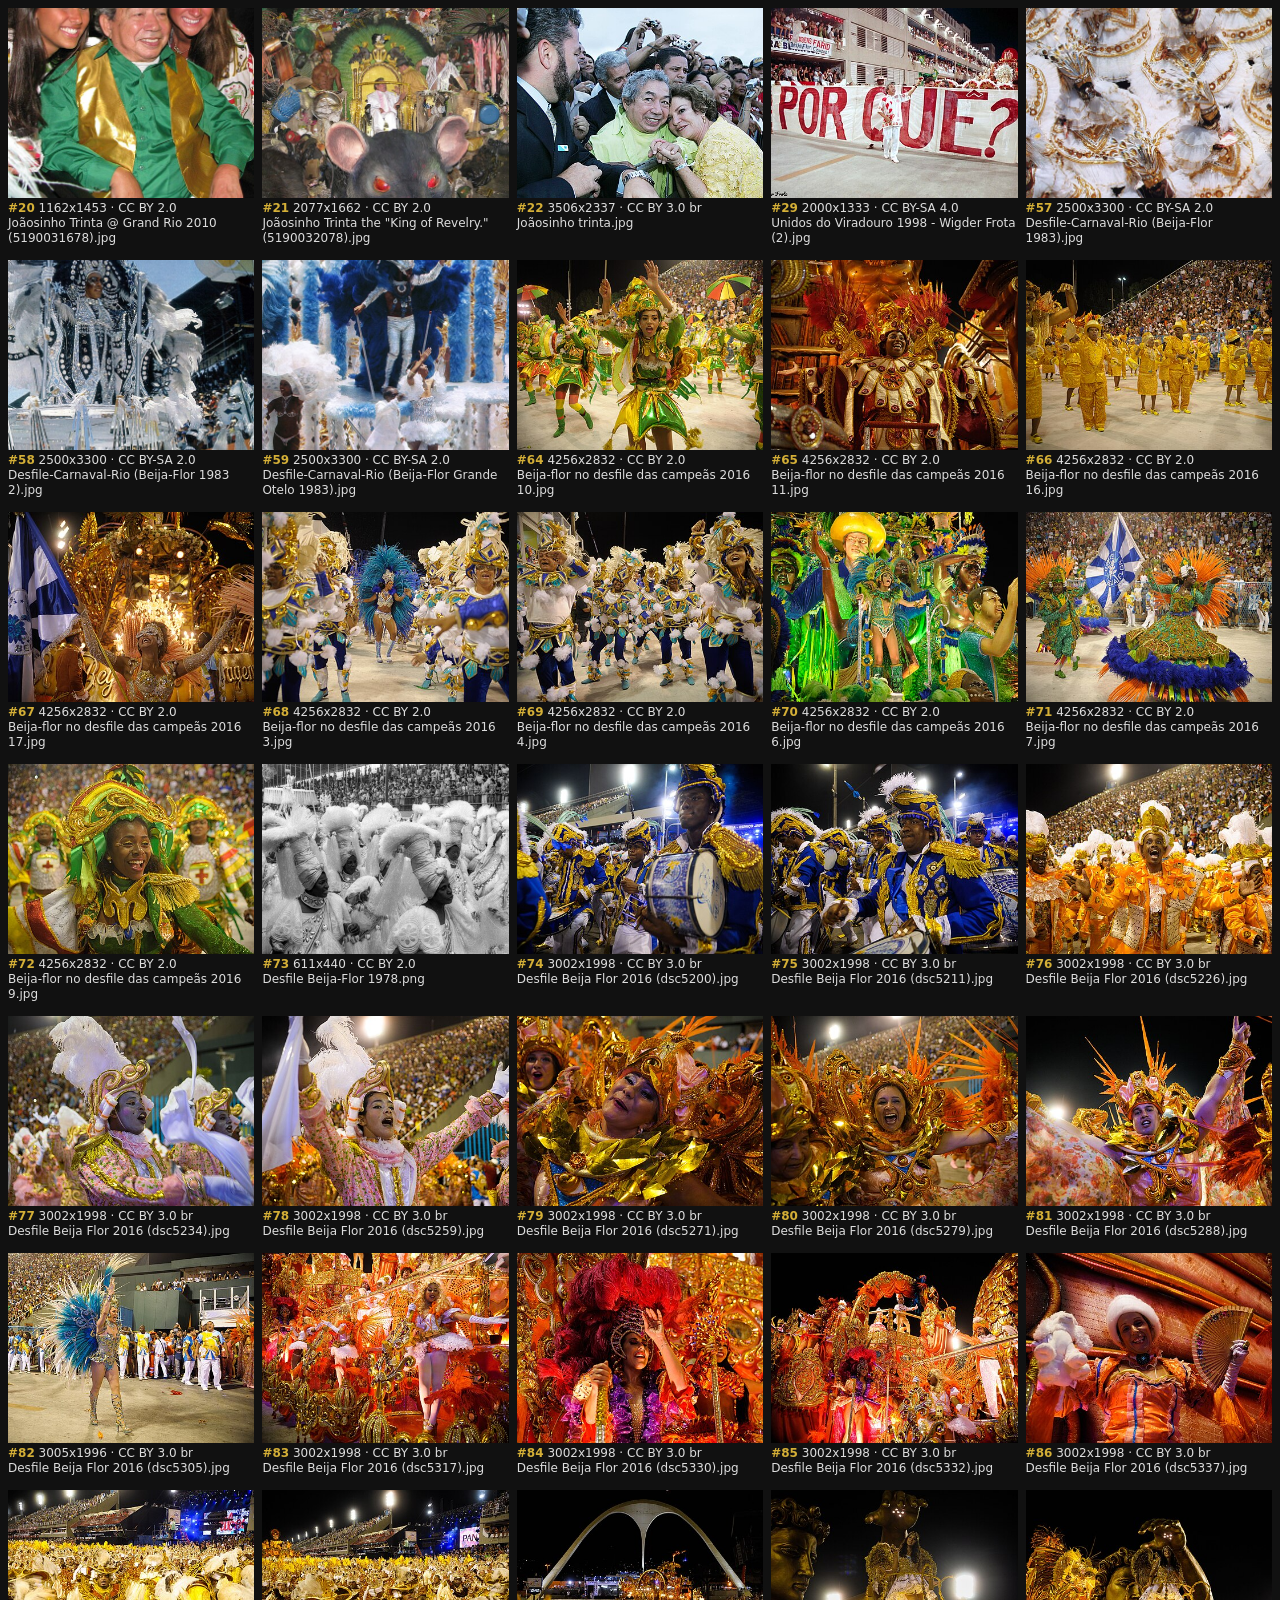
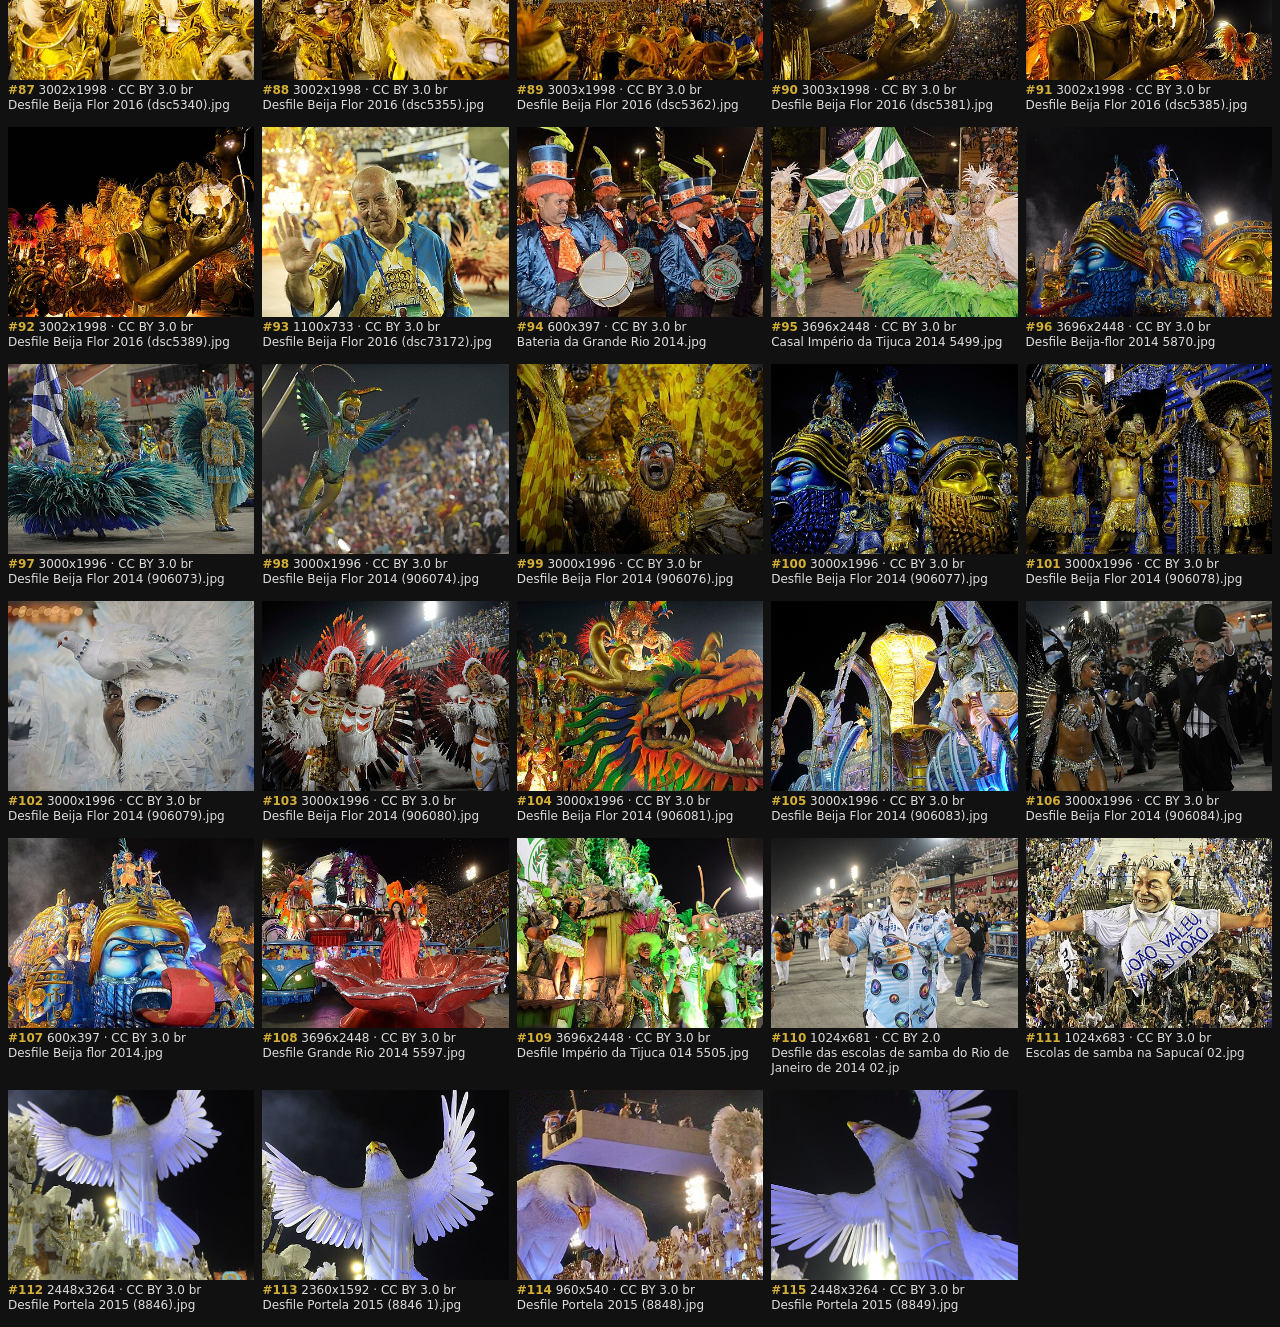
<file: review/contact2.html>
<!doctype html><meta charset=utf-8><style>body{background:#111;color:#ddd;font:12px system-ui;margin:8px}main{display:grid;grid-template-columns:repeat(5,1fr);gap:8px}figure{margin:0}img{width:100%;height:190px;object-fit:cover;display:block;background:#222}figcaption{padding:3px 0 6px;line-height:1.25}b{color:#d4af37}</style><main><figure><img src="thumbs/20.jpg"><figcaption><b>#20</b> 1162x1453 · CC BY 2.0<br>Joãosinho Trinta @ Grand Rio 2010 (5190031678).jpg</figcaption></figure><figure><img src="thumbs/21.jpg"><figcaption><b>#21</b> 2077x1662 · CC BY 2.0<br>Joãosinho Trinta the &quot;King of Revelry.&quot; (5190032078).jpg</figcaption></figure><figure><img src="thumbs/22.jpg"><figcaption><b>#22</b> 3506x2337 · CC BY 3.0 br<br>Joãosinho trinta.jpg</figcaption></figure><figure><img src="thumbs/29.jpg"><figcaption><b>#29</b> 2000x1333 · CC BY-SA 4.0<br>Unidos do Viradouro 1998 - Wigder Frota (2).jpg</figcaption></figure><figure><img src="thumbs/57.jpg"><figcaption><b>#57</b> 2500x3300 · CC BY-SA 2.0<br>Desfile-Carnaval-Rio (Beija-Flor 1983).jpg</figcaption></figure><figure><img src="thumbs/58.jpg"><figcaption><b>#58</b> 2500x3300 · CC BY-SA 2.0<br>Desfile-Carnaval-Rio (Beija-Flor 1983 2).jpg</figcaption></figure><figure><img src="thumbs/59.jpg"><figcaption><b>#59</b> 2500x3300 · CC BY-SA 2.0<br>Desfile-Carnaval-Rio (Beija-Flor Grande Otelo 1983).jpg</figcaption></figure><figure><img src="thumbs/64.jpg"><figcaption><b>#64</b> 4256x2832 · CC BY 2.0<br>Beija-flor no desfile das campeãs 2016 10.jpg</figcaption></figure><figure><img src="thumbs/65.jpg"><figcaption><b>#65</b> 4256x2832 · CC BY 2.0<br>Beija-flor no desfile das campeãs 2016 11.jpg</figcaption></figure><figure><img src="thumbs/66.jpg"><figcaption><b>#66</b> 4256x2832 · CC BY 2.0<br>Beija-flor no desfile das campeãs 2016 16.jpg</figcaption></figure><figure><img src="thumbs/67.jpg"><figcaption><b>#67</b> 4256x2832 · CC BY 2.0<br>Beija-flor no desfile das campeãs 2016 17.jpg</figcaption></figure><figure><img src="thumbs/68.jpg"><figcaption><b>#68</b> 4256x2832 · CC BY 2.0<br>Beija-flor no desfile das campeãs 2016 3.jpg</figcaption></figure><figure><img src="thumbs/69.jpg"><figcaption><b>#69</b> 4256x2832 · CC BY 2.0<br>Beija-flor no desfile das campeãs 2016 4.jpg</figcaption></figure><figure><img src="thumbs/70.jpg"><figcaption><b>#70</b> 4256x2832 · CC BY 2.0<br>Beija-flor no desfile das campeãs 2016 6.jpg</figcaption></figure><figure><img src="thumbs/71.jpg"><figcaption><b>#71</b> 4256x2832 · CC BY 2.0<br>Beija-flor no desfile das campeãs 2016 7.jpg</figcaption></figure><figure><img src="thumbs/72.jpg"><figcaption><b>#72</b> 4256x2832 · CC BY 2.0<br>Beija-flor no desfile das campeãs 2016 9.jpg</figcaption></figure><figure><img src="thumbs/73.jpg"><figcaption><b>#73</b> 611x440 · CC BY 2.0<br>Desfile Beija-Flor 1978.png</figcaption></figure><figure><img src="thumbs/74.jpg"><figcaption><b>#74</b> 3002x1998 · CC BY 3.0 br<br>Desfile Beija Flor 2016 (dsc5200).jpg</figcaption></figure><figure><img src="thumbs/75.jpg"><figcaption><b>#75</b> 3002x1998 · CC BY 3.0 br<br>Desfile Beija Flor 2016 (dsc5211).jpg</figcaption></figure><figure><img src="thumbs/76.jpg"><figcaption><b>#76</b> 3002x1998 · CC BY 3.0 br<br>Desfile Beija Flor 2016 (dsc5226).jpg</figcaption></figure><figure><img src="thumbs/77.jpg"><figcaption><b>#77</b> 3002x1998 · CC BY 3.0 br<br>Desfile Beija Flor 2016 (dsc5234).jpg</figcaption></figure><figure><img src="thumbs/78.jpg"><figcaption><b>#78</b> 3002x1998 · CC BY 3.0 br<br>Desfile Beija Flor 2016 (dsc5259).jpg</figcaption></figure><figure><img src="thumbs/79.jpg"><figcaption><b>#79</b> 3002x1998 · CC BY 3.0 br<br>Desfile Beija Flor 2016 (dsc5271).jpg</figcaption></figure><figure><img src="thumbs/80.jpg"><figcaption><b>#80</b> 3002x1998 · CC BY 3.0 br<br>Desfile Beija Flor 2016 (dsc5279).jpg</figcaption></figure><figure><img src="thumbs/81.jpg"><figcaption><b>#81</b> 3002x1998 · CC BY 3.0 br<br>Desfile Beija Flor 2016 (dsc5288).jpg</figcaption></figure><figure><img src="thumbs/82.jpg"><figcaption><b>#82</b> 3005x1996 · CC BY 3.0 br<br>Desfile Beija Flor 2016 (dsc5305).jpg</figcaption></figure><figure><img src="thumbs/83.jpg"><figcaption><b>#83</b> 3002x1998 · CC BY 3.0 br<br>Desfile Beija Flor 2016 (dsc5317).jpg</figcaption></figure><figure><img src="thumbs/84.jpg"><figcaption><b>#84</b> 3002x1998 · CC BY 3.0 br<br>Desfile Beija Flor 2016 (dsc5330).jpg</figcaption></figure><figure><img src="thumbs/85.jpg"><figcaption><b>#85</b> 3002x1998 · CC BY 3.0 br<br>Desfile Beija Flor 2016 (dsc5332).jpg</figcaption></figure><figure><img src="thumbs/86.jpg"><figcaption><b>#86</b> 3002x1998 · CC BY 3.0 br<br>Desfile Beija Flor 2016 (dsc5337).jpg</figcaption></figure><figure><img src="thumbs/87.jpg"><figcaption><b>#87</b> 3002x1998 · CC BY 3.0 br<br>Desfile Beija Flor 2016 (dsc5340).jpg</figcaption></figure><figure><img src="thumbs/88.jpg"><figcaption><b>#88</b> 3002x1998 · CC BY 3.0 br<br>Desfile Beija Flor 2016 (dsc5355).jpg</figcaption></figure><figure><img src="thumbs/89.jpg"><figcaption><b>#89</b> 3003x1998 · CC BY 3.0 br<br>Desfile Beija Flor 2016 (dsc5362).jpg</figcaption></figure><figure><img src="thumbs/90.jpg"><figcaption><b>#90</b> 3003x1998 · CC BY 3.0 br<br>Desfile Beija Flor 2016 (dsc5381).jpg</figcaption></figure><figure><img src="thumbs/91.jpg"><figcaption><b>#91</b> 3002x1998 · CC BY 3.0 br<br>Desfile Beija Flor 2016 (dsc5385).jpg</figcaption></figure><figure><img src="thumbs/92.jpg"><figcaption><b>#92</b> 3002x1998 · CC BY 3.0 br<br>Desfile Beija Flor 2016 (dsc5389).jpg</figcaption></figure><figure><img src="thumbs/93.jpg"><figcaption><b>#93</b> 1100x733 · CC BY 3.0 br<br>Desfile Beija Flor 2016 (dsc73172).jpg</figcaption></figure><figure><img src="thumbs/94.jpg"><figcaption><b>#94</b> 600x397 · CC BY 3.0 br<br>Bateria da Grande Rio 2014.jpg</figcaption></figure><figure><img src="thumbs/95.jpg"><figcaption><b>#95</b> 3696x2448 · CC BY 3.0 br<br>Casal Império da Tijuca 2014 5499.jpg</figcaption></figure><figure><img src="thumbs/96.jpg"><figcaption><b>#96</b> 3696x2448 · CC BY 3.0 br<br>Desfile Beija-flor 2014 5870.jpg</figcaption></figure><figure><img src="thumbs/97.jpg"><figcaption><b>#97</b> 3000x1996 · CC BY 3.0 br<br>Desfile Beija Flor 2014 (906073).jpg</figcaption></figure><figure><img src="thumbs/98.jpg"><figcaption><b>#98</b> 3000x1996 · CC BY 3.0 br<br>Desfile Beija Flor 2014 (906074).jpg</figcaption></figure><figure><img src="thumbs/99.jpg"><figcaption><b>#99</b> 3000x1996 · CC BY 3.0 br<br>Desfile Beija Flor 2014 (906076).jpg</figcaption></figure><figure><img src="thumbs/100.jpg"><figcaption><b>#100</b> 3000x1996 · CC BY 3.0 br<br>Desfile Beija Flor 2014 (906077).jpg</figcaption></figure><figure><img src="thumbs/101.jpg"><figcaption><b>#101</b> 3000x1996 · CC BY 3.0 br<br>Desfile Beija Flor 2014 (906078).jpg</figcaption></figure><figure><img src="thumbs/102.jpg"><figcaption><b>#102</b> 3000x1996 · CC BY 3.0 br<br>Desfile Beija Flor 2014 (906079).jpg</figcaption></figure><figure><img src="thumbs/103.jpg"><figcaption><b>#103</b> 3000x1996 · CC BY 3.0 br<br>Desfile Beija Flor 2014 (906080).jpg</figcaption></figure><figure><img src="thumbs/104.jpg"><figcaption><b>#104</b> 3000x1996 · CC BY 3.0 br<br>Desfile Beija Flor 2014 (906081).jpg</figcaption></figure><figure><img src="thumbs/105.jpg"><figcaption><b>#105</b> 3000x1996 · CC BY 3.0 br<br>Desfile Beija Flor 2014 (906083).jpg</figcaption></figure><figure><img src="thumbs/106.jpg"><figcaption><b>#106</b> 3000x1996 · CC BY 3.0 br<br>Desfile Beija Flor 2014 (906084).jpg</figcaption></figure><figure><img src="thumbs/107.jpg"><figcaption><b>#107</b> 600x397 · CC BY 3.0 br<br>Desfile Beija flor 2014.jpg</figcaption></figure><figure><img src="thumbs/108.jpg"><figcaption><b>#108</b> 3696x2448 · CC BY 3.0 br<br>Desfile Grande Rio 2014 5597.jpg</figcaption></figure><figure><img src="thumbs/109.jpg"><figcaption><b>#109</b> 3696x2448 · CC BY 3.0 br<br>Desfile Império da Tijuca 014 5505.jpg</figcaption></figure><figure><img src="thumbs/110.jpg"><figcaption><b>#110</b> 1024x681 · CC BY 2.0<br>Desfile das escolas de samba do Rio de Janeiro de 2014 02.jp</figcaption></figure><figure><img src="thumbs/111.jpg"><figcaption><b>#111</b> 1024x683 · CC BY 3.0 br<br>Escolas de samba na Sapucaí 02.jpg</figcaption></figure><figure><img src="thumbs/112.jpg"><figcaption><b>#112</b> 2448x3264 · CC BY 3.0 br<br>Desfile Portela 2015 (8846).jpg</figcaption></figure><figure><img src="thumbs/113.jpg"><figcaption><b>#113</b> 2360x1592 · CC BY 3.0 br<br>Desfile Portela 2015 (8846 1).jpg</figcaption></figure><figure><img src="thumbs/114.jpg"><figcaption><b>#114</b> 960x540 · CC BY 3.0 br<br>Desfile Portela 2015 (8848).jpg</figcaption></figure><figure><img src="thumbs/115.jpg"><figcaption><b>#115</b> 2448x3264 · CC BY 3.0 br<br>Desfile Portela 2015 (8849).jpg</figcaption></figure></main>
</file>
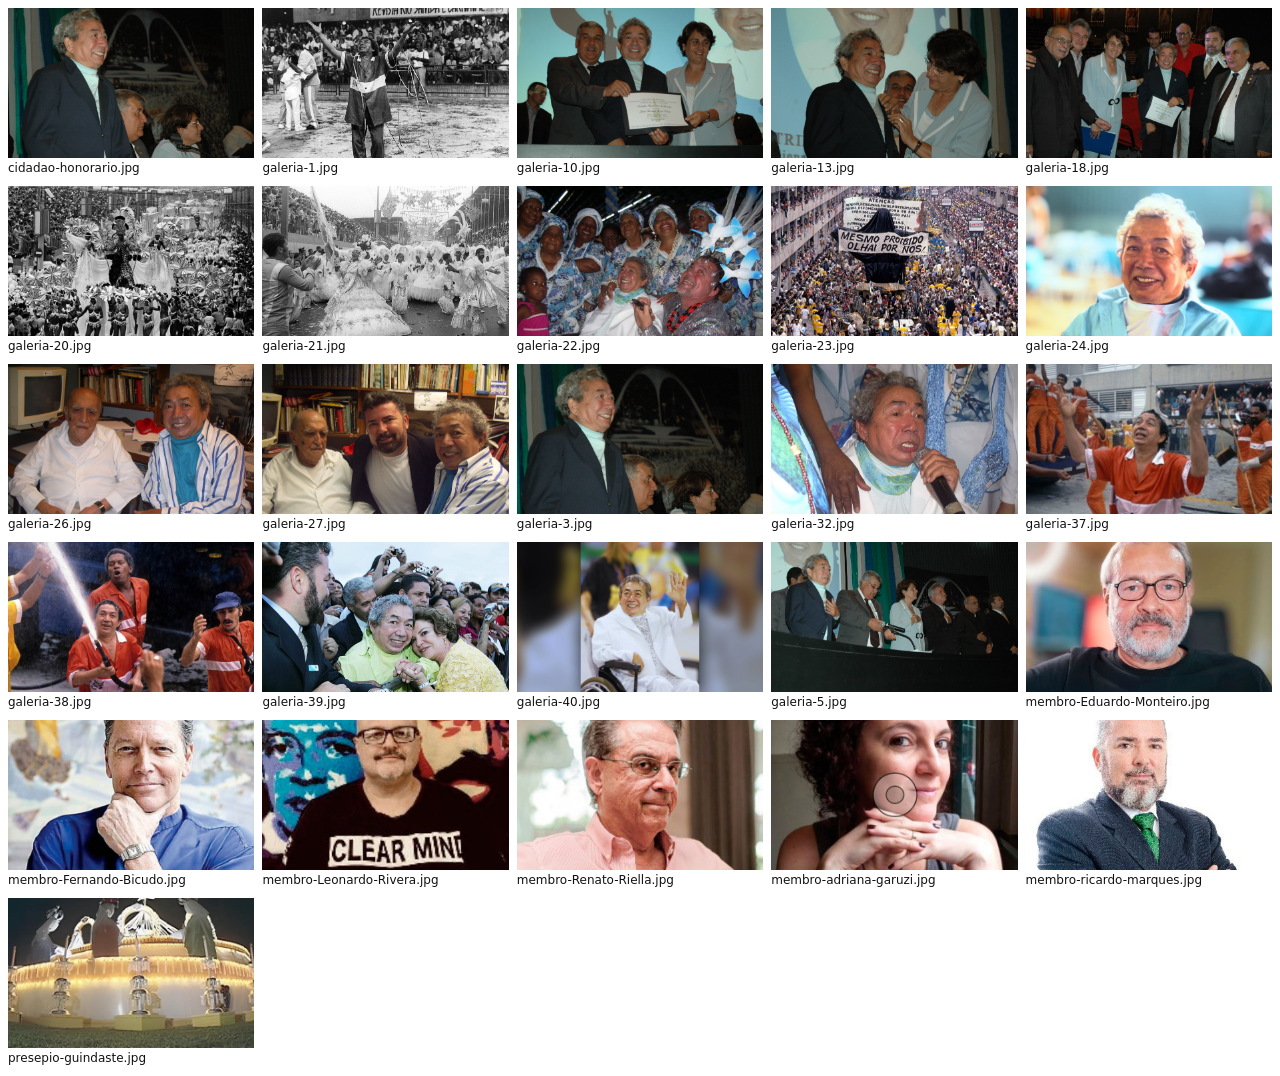
<file: review/contato-ijt.html>
<!doctype html><meta charset=utf-8><style>body{background:#fff;color:#111;font:12px system-ui;margin:8px}main{display:grid;grid-template-columns:repeat(5,1fr);gap:8px}figure{margin:0}img{width:100%;height:150px;object-fit:cover;display:block;background:#eee}figcaption{padding:3px 0}</style><main><figure><img src="ijt-fotos/cidadao-honorario.jpg"><figcaption>cidadao-honorario.jpg</figcaption></figure><figure><img src="ijt-fotos/galeria-1.jpg"><figcaption>galeria-1.jpg</figcaption></figure><figure><img src="ijt-fotos/galeria-10.jpg"><figcaption>galeria-10.jpg</figcaption></figure><figure><img src="ijt-fotos/galeria-13.jpg"><figcaption>galeria-13.jpg</figcaption></figure><figure><img src="ijt-fotos/galeria-18.jpg"><figcaption>galeria-18.jpg</figcaption></figure><figure><img src="ijt-fotos/galeria-20.jpg"><figcaption>galeria-20.jpg</figcaption></figure><figure><img src="ijt-fotos/galeria-21.jpg"><figcaption>galeria-21.jpg</figcaption></figure><figure><img src="ijt-fotos/galeria-22.jpg"><figcaption>galeria-22.jpg</figcaption></figure><figure><img src="ijt-fotos/galeria-23.jpg"><figcaption>galeria-23.jpg</figcaption></figure><figure><img src="ijt-fotos/galeria-24.jpg"><figcaption>galeria-24.jpg</figcaption></figure><figure><img src="ijt-fotos/galeria-26.jpg"><figcaption>galeria-26.jpg</figcaption></figure><figure><img src="ijt-fotos/galeria-27.jpg"><figcaption>galeria-27.jpg</figcaption></figure><figure><img src="ijt-fotos/galeria-3.jpg"><figcaption>galeria-3.jpg</figcaption></figure><figure><img src="ijt-fotos/galeria-32.jpg"><figcaption>galeria-32.jpg</figcaption></figure><figure><img src="ijt-fotos/galeria-37.jpg"><figcaption>galeria-37.jpg</figcaption></figure><figure><img src="ijt-fotos/galeria-38.jpg"><figcaption>galeria-38.jpg</figcaption></figure><figure><img src="ijt-fotos/galeria-39.jpg"><figcaption>galeria-39.jpg</figcaption></figure><figure><img src="ijt-fotos/galeria-40.jpg"><figcaption>galeria-40.jpg</figcaption></figure><figure><img src="ijt-fotos/galeria-5.jpg"><figcaption>galeria-5.jpg</figcaption></figure><figure><img src="ijt-fotos/membro-Eduardo-Monteiro.jpg"><figcaption>membro-Eduardo-Monteiro.jpg</figcaption></figure><figure><img src="ijt-fotos/membro-Fernando-Bicudo.jpg"><figcaption>membro-Fernando-Bicudo.jpg</figcaption></figure><figure><img src="ijt-fotos/membro-Leonardo-Rivera.jpg"><figcaption>membro-Leonardo-Rivera.jpg</figcaption></figure><figure><img src="ijt-fotos/membro-Renato-Riella.jpg"><figcaption>membro-Renato-Riella.jpg</figcaption></figure><figure><img src="ijt-fotos/membro-adriana-garuzi.jpg"><figcaption>membro-adriana-garuzi.jpg</figcaption></figure><figure><img src="ijt-fotos/membro-ricardo-marques.jpg"><figcaption>membro-ricardo-marques.jpg</figcaption></figure><figure><img src="ijt-fotos/presepio-guindaste.jpg"><figcaption>presepio-guindaste.jpg</figcaption></figure></main>
</file>
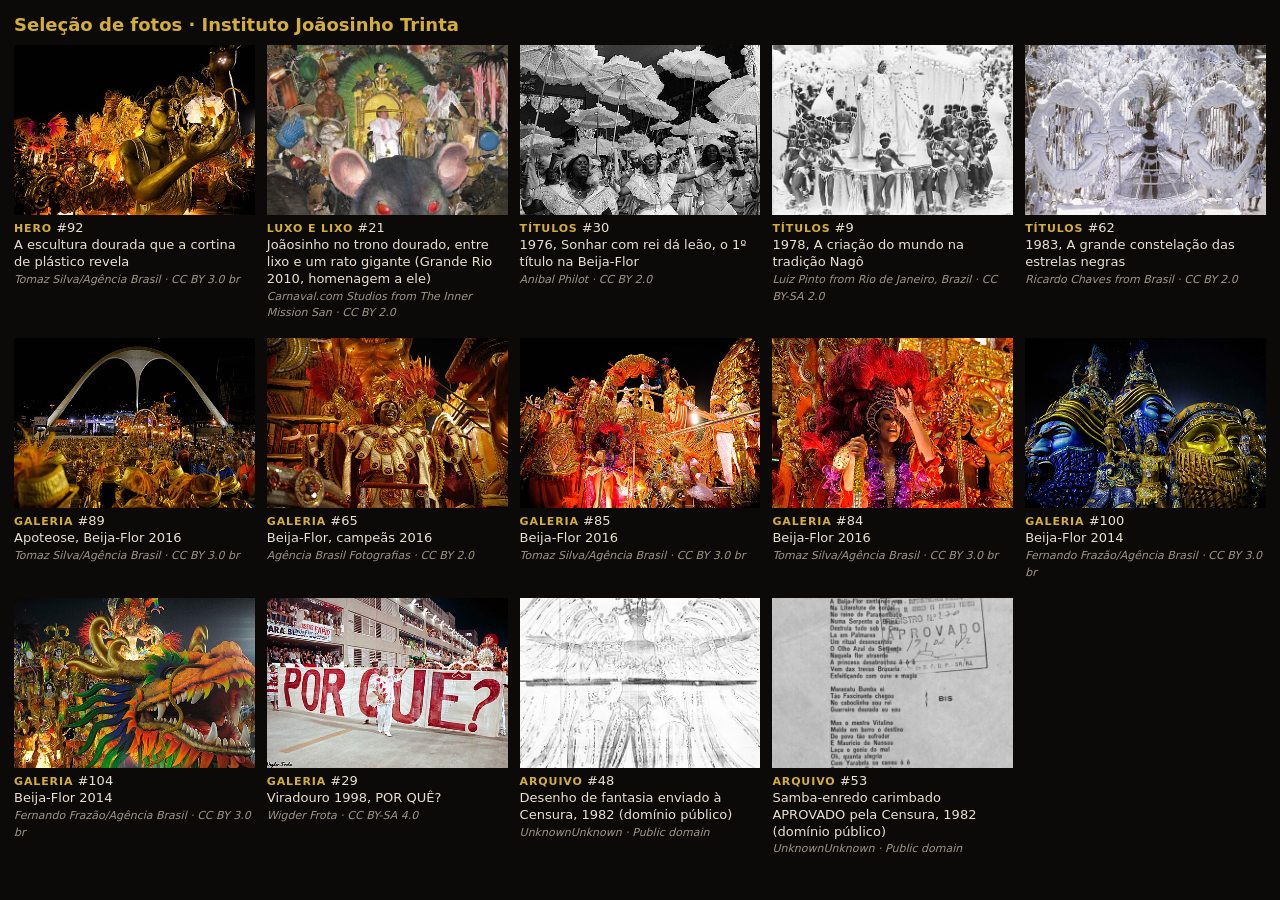
<file: review/selecao.html>
<!doctype html><meta charset=utf-8><style>body{background:#0c0a09;color:#e9e0cf;font:13px system-ui;margin:14px}h1{font:600 18px system-ui;color:#d4af37;margin:0 0 10px}main{display:grid;grid-template-columns:repeat(5,1fr);gap:12px}figure{margin:0}img{width:100%;height:170px;object-fit:cover;display:block}figcaption{padding:5px 0;line-height:1.3}b{color:#d4af37;letter-spacing:.08em;font-size:11px}i{color:#9d9486;font-size:11px}</style><h1>Seleção de fotos · Instituto Joãosinho Trinta</h1><main><figure><img src="thumbs2/92.jpg"><figcaption><b>HERO</b> #92<br>A escultura dourada que a cortina de plástico revela<br><i>Tomaz Silva/Agência Brasil · CC BY 3.0 br</i></figcaption></figure><figure><img src="thumbs2/21.jpg"><figcaption><b>LUXO E LIXO</b> #21<br>Joãosinho no trono dourado, entre lixo e um rato gigante (Grande Rio 2010, homenagem a ele)<br><i>Carnaval.com Studios from The Inner Mission San  · CC BY 2.0</i></figcaption></figure><figure><img src="thumbs2/30.jpg"><figcaption><b>TÍTULOS</b> #30<br>1976, Sonhar com rei dá leão, o 1º título na Beija-Flor<br><i>Anibal Philot · CC BY 2.0</i></figcaption></figure><figure><img src="thumbs2/9.jpg"><figcaption><b>TÍTULOS</b> #9<br>1978, A criação do mundo na tradição Nagô<br><i>Luiz Pinto from Rio de Janeiro, Brazil · CC BY-SA 2.0</i></figcaption></figure><figure><img src="thumbs2/62.jpg"><figcaption><b>TÍTULOS</b> #62<br>1983, A grande constelação das estrelas negras<br><i>Ricardo Chaves from Brasil · CC BY 2.0</i></figcaption></figure><figure><img src="thumbs2/89.jpg"><figcaption><b>GALERIA</b> #89<br>Apoteose, Beija-Flor 2016<br><i>Tomaz Silva/Agência Brasil · CC BY 3.0 br</i></figcaption></figure><figure><img src="thumbs2/65.jpg"><figcaption><b>GALERIA</b> #65<br>Beija-Flor, campeãs 2016<br><i>Agência Brasil Fotografias · CC BY 2.0</i></figcaption></figure><figure><img src="thumbs2/85.jpg"><figcaption><b>GALERIA</b> #85<br>Beija-Flor 2016<br><i>Tomaz Silva/Agência Brasil · CC BY 3.0 br</i></figcaption></figure><figure><img src="thumbs2/84.jpg"><figcaption><b>GALERIA</b> #84<br>Beija-Flor 2016<br><i>Tomaz Silva/Agência Brasil · CC BY 3.0 br</i></figcaption></figure><figure><img src="thumbs2/100.jpg"><figcaption><b>GALERIA</b> #100<br>Beija-Flor 2014<br><i>Fernando Frazão/Agência Brasil · CC BY 3.0 br</i></figcaption></figure><figure><img src="thumbs2/104.jpg"><figcaption><b>GALERIA</b> #104<br>Beija-Flor 2014<br><i>Fernando Frazão/Agência Brasil · CC BY 3.0 br</i></figcaption></figure><figure><img src="thumbs2/29.jpg"><figcaption><b>GALERIA</b> #29<br>Viradouro 1998, POR QUÊ?<br><i>Wigder Frota · CC BY-SA 4.0</i></figcaption></figure><figure><img src="thumbs2/48.jpg"><figcaption><b>ARQUIVO</b> #48<br>Desenho de fantasia enviado à Censura, 1982 (domínio público)<br><i> UnknownUnknown  · Public domain</i></figcaption></figure><figure><img src="thumbs2/53.jpg"><figcaption><b>ARQUIVO</b> #53<br>Samba-enredo carimbado APROVADO pela Censura, 1982 (domínio público)<br><i> UnknownUnknown  · Public domain</i></figcaption></figure></main>
</file>
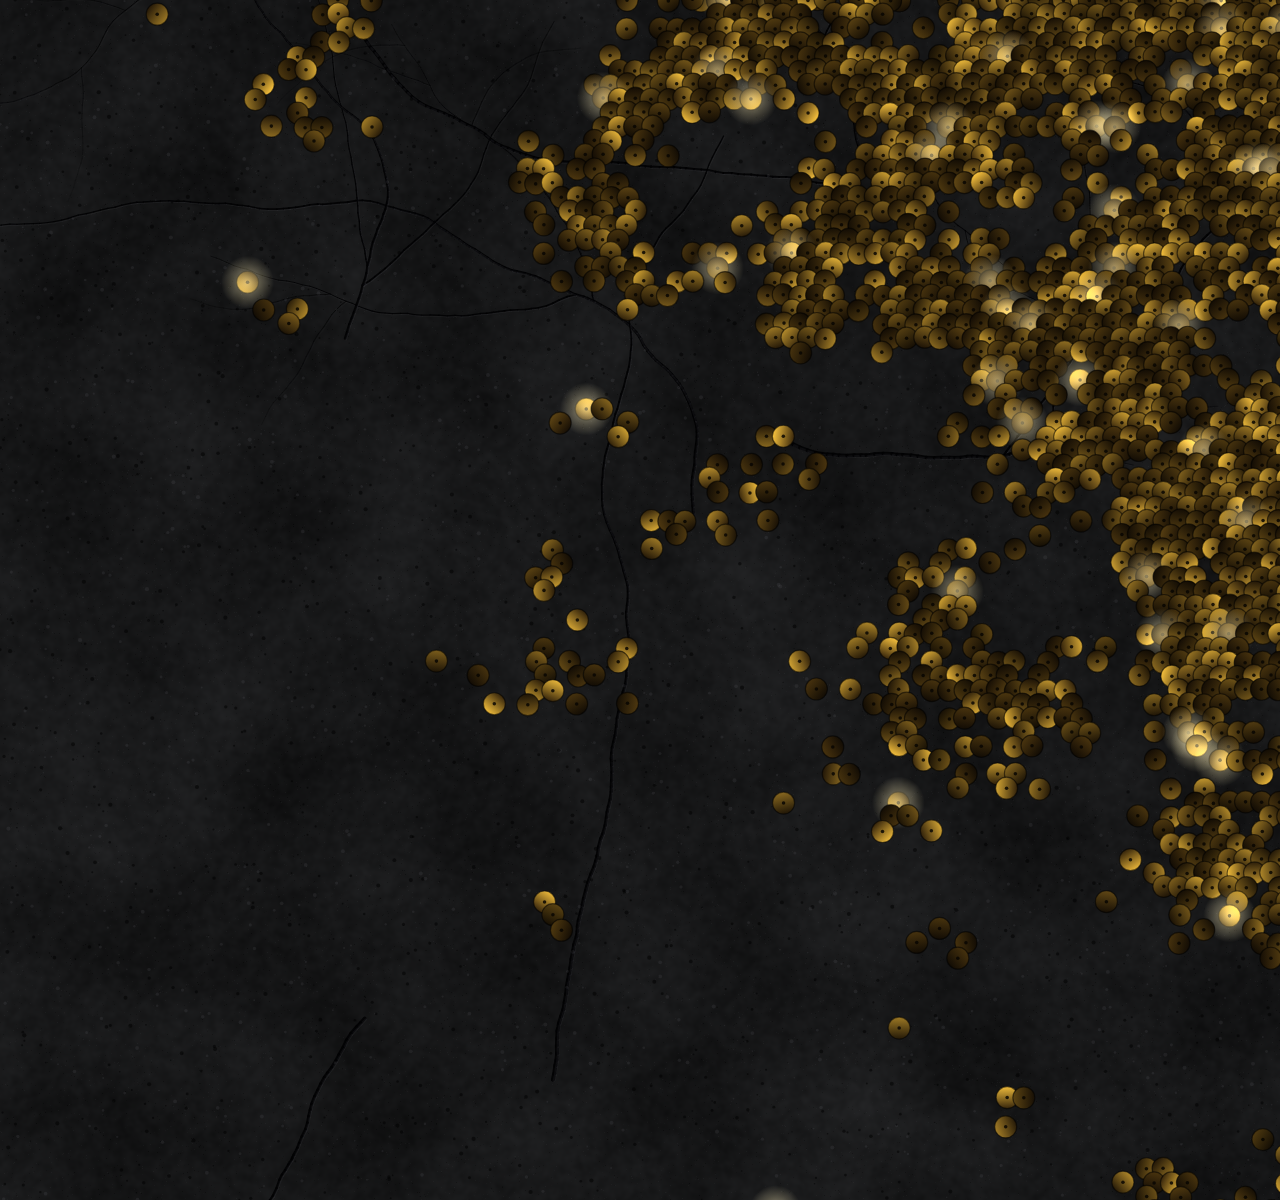
<file: review/tex/ambient.html>
<!doctype html><meta charset=utf-8><style>html,body{margin:0;background:#000}canvas{display:block}</style>
<canvas id=c></canvas>
<script>
const W=1920,H=1200;const c=document.getElementById('c');c.width=W;c.height=H;const g=c.getContext('2d');
function rng(seed){let s=seed>>>0;return()=>(s=(s*1664525+1013904223)>>>0)/4294967296}
function mkNoise(seed){const r=rng(seed);const p=new Uint8Array(512);const q=[...Array(256).keys()];for(let i=255;i>0;i--){const j=Math.floor(r()*(i+1));[q[i],q[j]]=[q[j],q[i]]}for(let i=0;i<512;i++)p[i]=q[i&255];
const G=[[1,1],[-1,1],[1,-1],[-1,-1],[1,0],[-1,0],[0,1],[0,-1]];const F2=.5*(Math.sqrt(3)-1),G2=(3-Math.sqrt(3))/6;
return (x,y)=>{const s=(x+y)*F2,i=Math.floor(x+s),j=Math.floor(y+s),t=(i+j)*G2,x0=x-(i-t),y0=y-(j-t);const i1=x0>y0?1:0,j1=1-i1;const x1=x0-i1+G2,y1=y0-j1+G2,x2=x0-1+2*G2,y2=y0-1+2*G2;const ii=i&255,jj=j&255;let n=0;
for(const [dx,dy,gi] of [[x0,y0,p[ii+p[jj]]],[x1,y1,p[ii+i1+p[jj+j1]]],[x2,y2,p[ii+1+p[jj+1]]]]){let tt=.5-dx*dx-dy*dy;if(tt>0){const gg=G[gi&7];tt*=tt;n+=tt*tt*(gg[0]*dx+gg[1]*dy)}}return 70*n}}
const n1=mkNoise(3),n2=mkNoise(9),n3=mkNoise(17);const R=rng(42);
const fbm=(n,x,y,o)=>{let a=0,f=1,s=.5;for(let k=0;k<o;k++){a+=s*n(x*f,y*f);f*=2.1;s*=.5}return a};
// mask: 0 = concrete, 1 = sequins. Diagonal gradient with noisy frontier.
const mask=(x,y)=>{const t=(x/W)*.85+(1-y/H)*.35-0.52+fbm(n3,x*.0035,y*.0035,4)*.42;return t};
// 1. concrete
const img=g.createImageData(W,H),d=img.data;
for(let y=0;y<H;y++)for(let x=0;x<W;x++){const i=(y*W+x)*4;
 let v=.085+fbm(n1,x*.004,y*.004,5)*.035+fbm(n2,x*.05,y*.05,2)*.02+(R()<.02?(R()-.5)*.06:0);
 const wet=Math.max(0,fbm(n2,x*.0012+3,y*.0016,3))*.04; v+=wet;
 d[i]=v*255*.98;d[i+1]=v*255;d[i+2]=v*255*1.04;d[i+3]=255}
g.putImageData(img,0,0);
// 2. cracks: angular, tapering
function crack(x,y,a,len,w,depth){let px=x,py=y;for(let s=0;s<len;s++){a+=(R()-.5)*.32;const st=5+R()*4;const nx=px+Math.cos(a)*st,ny=py+Math.sin(a)*st;const ww=w*(1-s/len*.7);
 g.beginPath();g.moveTo(px,py);g.lineTo(nx,ny);g.strokeStyle='rgba(2,2,3,.9)';g.lineWidth=ww;g.lineCap='round';g.stroke();
 g.beginPath();g.moveTo(px+1,py+1.2);g.lineTo(nx+1,ny+1.2);g.strokeStyle='rgba(140,142,150,.07)';g.lineWidth=ww*.7;g.stroke();
 px=nx;py=ny;if(depth<2&&R()<.02){crack(px,py,a+(R()<.5?-1:1)*(.5+R()*.7),len*.4,ww*.7,depth+1)}}}
for(let k=0;k<7;k++){crack(R()*W*.55,R()*H,R()*Math.PI*2,70+R()*90,2.6+R()*1.6,0)}
// pits and aggregate
for(let k=0;k<5000;k++){const x=R()*W,y=R()*H;if(mask(x,y)>.05)continue;const rr=R()*1.8+.3;g.beginPath();g.arc(x,y,rr,0,7);g.fillStyle=R()<.6?'rgba(0,0,0,.5)':'rgba(150,150,155,.10)';g.fill()}
// 3. overlapping sequins, mostly dark with rare catches of light
const r=11,dx=r*1.5,dy=r*1.28;
for(let row=-1,y=0;y<H+r;row++,y=row*dy){for(let col=-1;col*dx<W+r;col++){const x=col*dx+(row&1?dx/2:0);const m=mask(x,y);if(m<0)continue;const keep=Math.min(1,m*3.0);if(R()>keep)continue;
 const b=Math.pow(R(),2.4);const glint=R()<.025;const ang=R()*Math.PI*2;
 const gx=x+(R()-.5)*2, gy=y+(R()-.5)*2;
 const hi=[70+185*b,50+150*b,14+50*b].map(v=>Math.min(255,v|0)), lo=[18+40*b,12+28*b,4+8*b].map(v=>v|0);
 const lg=g.createLinearGradient(gx+Math.cos(ang)*r,gy+Math.sin(ang)*r,gx-Math.cos(ang)*r,gy-Math.sin(ang)*r);
 lg.addColorStop(0,`rgb(${hi})`);lg.addColorStop(.5,`rgb(${hi.map((v,i)=>(v+lo[i])/2|0)})`);lg.addColorStop(1,`rgb(${lo})`);
 g.beginPath();g.arc(gx,gy,r,0,Math.PI*2);g.fillStyle=lg;g.fill();
 g.beginPath();g.arc(gx,gy,r,0,Math.PI*2);g.strokeStyle='rgba(0,0,0,.55)';g.lineWidth=1.2;g.stroke();
 g.beginPath();g.arc(gx,gy,r*.16,0,Math.PI*2);g.fillStyle='rgba(8,6,2,.85)';g.fill();
 if(glint){g.save();g.globalCompositeOperation='lighter';const s2=g.createRadialGradient(gx,gy,0,gx,gy,r*2.4);s2.addColorStop(0,'rgba(255,238,180,.5)');s2.addColorStop(1,'rgba(255,238,180,0)');g.fillStyle=s2;g.fillRect(gx-r*2.4,gy-r*2.4,r*4.8,r*4.8);g.restore()}
}}
document.title='done';
</script>
</file>
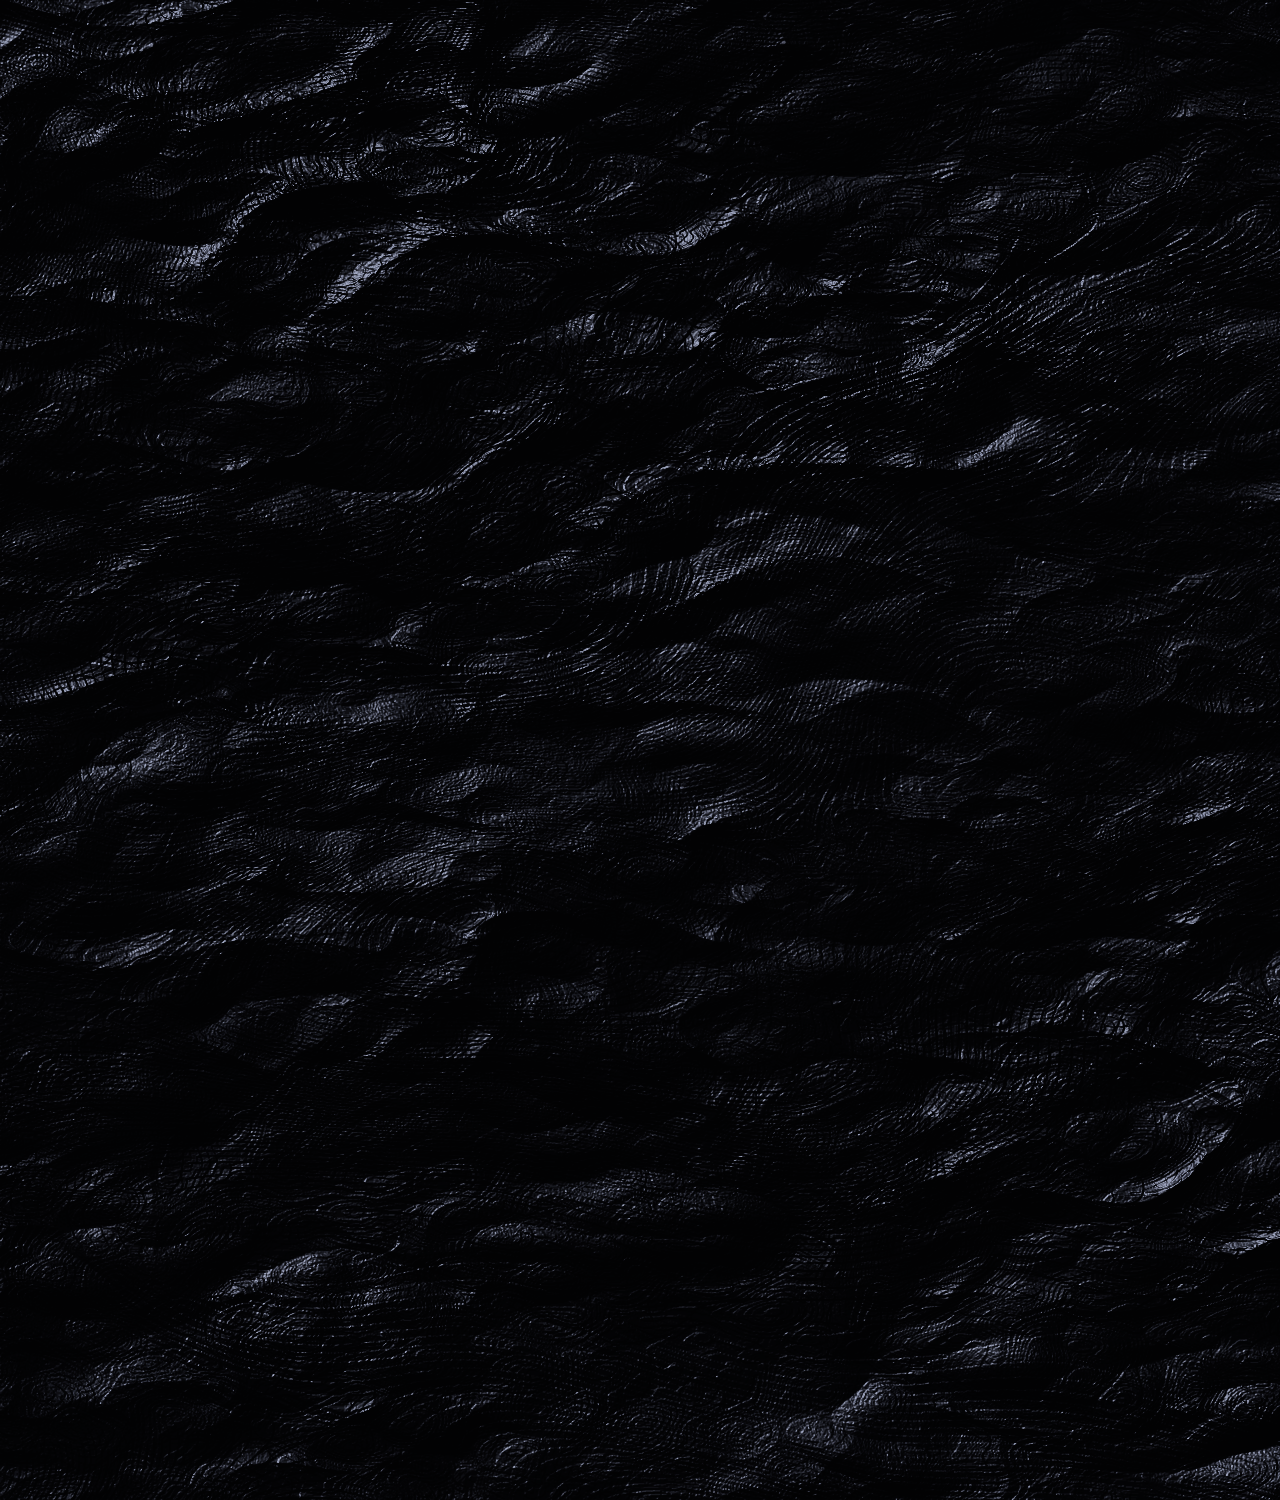
<file: review/tex/plastic.html>
<!doctype html><meta charset=utf-8><style>html,body{margin:0;background:#060608}svg{display:block}</style>
<svg width="2400" height="1500" xmlns="http://www.w3.org/2000/svg">
 <filter id="p" x="0" y="0" width="100%" height="100%" color-interpolation-filters="sRGB">
  <feTurbulence type="fractalNoise" baseFrequency="0.0011 0.0019" numOctaves="2" seed="4" result="big"/>
  <feTurbulence type="turbulence" baseFrequency="0.0042 0.0085" numOctaves="2" seed="19" result="crease"/>
  <feTurbulence type="turbulence" baseFrequency="0.013 0.02" numOctaves="1" seed="3" result="fine"/>
  <feComposite in="big" in2="crease" operator="arithmetic" k1="0" k2="1" k3=".55" k4="0" result="m1"/>
  <feComposite in="m1" in2="fine" operator="arithmetic" k1="0" k2="1" k3=".12" k4="0" result="m2"/>
  <feColorMatrix in="m2" type="matrix" values="0 0 0 0 0  0 0 0 0 0  0 0 0 0 0  1 0 0 0 0" result="h"/>
  <feSpecularLighting in="h" surfaceScale="26" specularConstant="1.05" specularExponent="38" lighting-color="#e4e8ef" result="s">
   <feDistantLight azimuth="235" elevation="42"/>
  </feSpecularLighting>
  <feDiffuseLighting in="h" surfaceScale="26" diffuseConstant=".7" lighting-color="#2a2c33" result="d">
   <feDistantLight azimuth="235" elevation="42"/>
  </feDiffuseLighting>
  <feComposite in="s" in2="d" operator="arithmetic" k1="0" k2=".8" k3="0.6" k4="0" result="lit"/>
  <feComponentTransfer in="lit"><feFuncR type="gamma" exponent="2.2" amplitude="1"/><feFuncG type="gamma" exponent="2.2" amplitude="1"/><feFuncB type="gamma" exponent="2.1" amplitude="1.04"/></feComponentTransfer>
 </filter>
 <rect width="100%" height="100%" fill="#050507"/>
 <rect width="100%" height="100%" filter="url(#p)"/>
</svg>
</file>
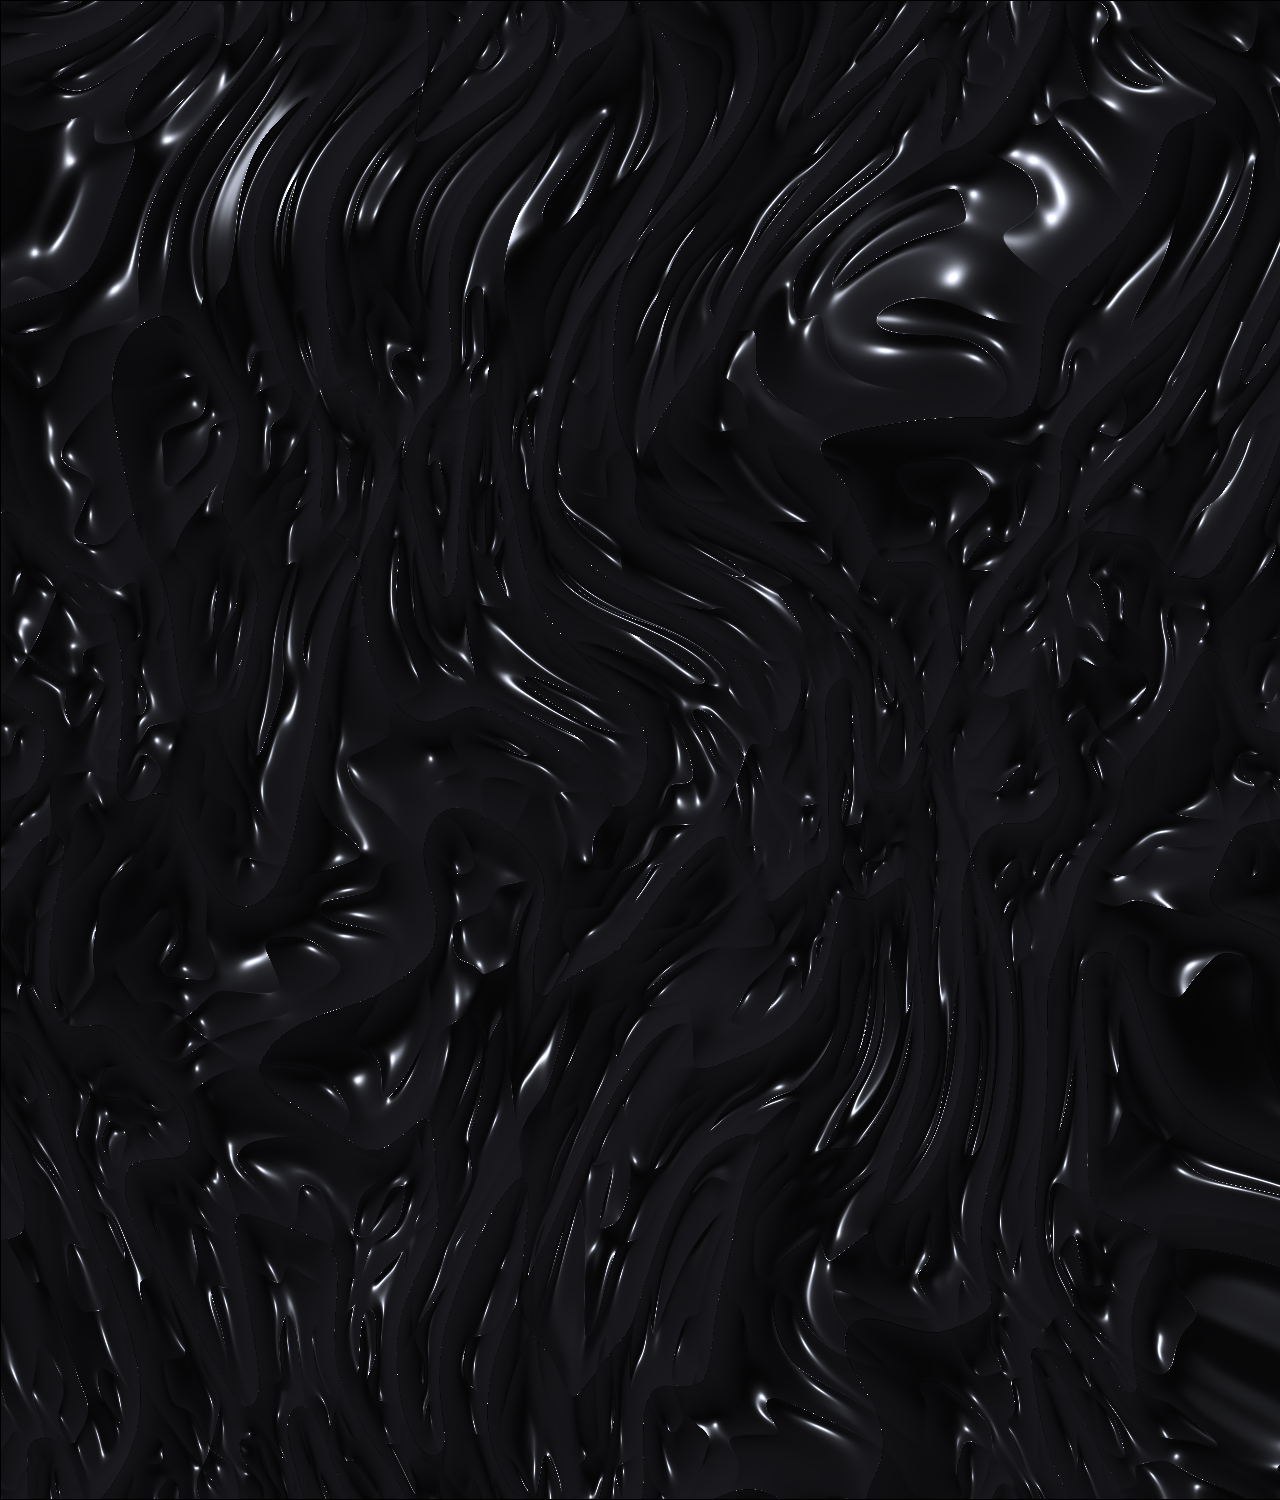
<file: review/tex/plastic2.html>
<!doctype html><meta charset=utf-8><style>html,body{margin:0;background:#000}canvas{display:block}</style>
<canvas id=c></canvas>
<script>
const W=+(new URLSearchParams(location.search).get('w')||2400), H=+(new URLSearchParams(location.search).get('h')||1500);
const c=document.getElementById('c'); c.width=W; c.height=H; const g=c.getContext('2d');
// seeded simplex noise
function rng(seed){let s=seed>>>0;return()=>(s=(s*1664525+1013904223)>>>0)/4294967296}
function mkNoise(seed){const r=rng(seed);const p=new Uint8Array(512);const q=[...Array(256).keys()];for(let i=255;i>0;i--){const j=Math.floor(r()*(i+1));[q[i],q[j]]=[q[j],q[i]]}for(let i=0;i<512;i++)p[i]=q[i&255];
const G=[[1,1],[-1,1],[1,-1],[-1,-1],[1,0],[-1,0],[0,1],[0,-1]];const F2=.5*(Math.sqrt(3)-1),G2=(3-Math.sqrt(3))/6;
return (x,y)=>{const s=(x+y)*F2,i=Math.floor(x+s),j=Math.floor(y+s),t=(i+j)*G2,x0=x-(i-t),y0=y-(j-t);const i1=x0>y0?1:0,j1=1-i1;const x1=x0-i1+G2,y1=y0-j1+G2,x2=x0-1+2*G2,y2=y0-1+2*G2;const ii=i&255,jj=j&255;let n=0;
for(const [dx,dy,gi] of [[x0,y0,p[ii+p[jj]]],[x1,y1,p[ii+i1+p[jj+j1]]],[x2,y2,p[ii+1+p[jj+1]]]]){let tt=.5-dx*dx-dy*dy;if(tt>0){const gg=G[gi&7];tt*=tt;n+=tt*tt*(gg[0]*dx+gg[1]*dy)}}return 70*n}}
const n1=mkNoise(7),n2=mkNoise(23),n3=mkNoise(51),n4=mkNoise(88);
const fbm=(n,x,y,o)=>{let a=0,f=1,s=.5;for(let k=0;k<o;k++){a+=s*n(x*f,y*f);f*=2.03;s*=.5}return a};
const Hm=new Float32Array(W*H);
const S=1/Math.max(W,H)*2400;
for(let y=0;y<H;y++)for(let x=0;x<W;x++){
  const X=x*S,Y=y*S;
  const wx=X+260*fbm(n1,X*.0009,Y*.0009,2), wy=Y+260*fbm(n2,X*.0009+5,Y*.0009,2);
  const big=fbm(n3,wx*.0023,wy*.0010,3);
  const r=1-Math.abs(n4(wx*.0066,wy*.0030+wx*.0009)); const ridge=r*r*r;
  const r2=1-Math.abs(n2(wx*.018,wy*.010)); const fine=r2*r2;
  Hm[y*W+x]=big*1.0+ridge*.42+fine*.05;
}
const img=g.createImageData(W,H),d=img.data;
const L=[-.55,-.62,.56];{const l=Math.hypot(...L);L[0]/=l;L[1]/=l;L[2]/=l}
const V=[0,0,1];const Hh=[L[0]+V[0],L[1]+V[1],L[2]+V[2]];{const l=Math.hypot(...Hh);Hh[0]/=l;Hh[1]/=l;Hh[2]/=l}
const k=190;
for(let y=1;y<H-1;y++)for(let x=1;x<W-1;x++){
  const i=y*W+x;const dx=(Hm[i+1]-Hm[i-1])*k/S,dy=(Hm[i+W]-Hm[i-W])*k/S;
  let nx=-dx,ny=-dy,nz=1;const l=Math.hypot(nx,ny,nz);nx/=l;ny/=l;nz/=l;
  const diff=Math.max(0,nx*L[0]+ny*L[1]+nz*L[2]);
  const nh=Math.max(0,nx*Hh[0]+ny*Hh[1]+nz*Hh[2]);
  const spec=Math.pow(nh,55)*1.0+Math.pow(nh,8)*.2;
  const fres=Math.pow(1-nz,2)*.25;
  const base=.018+diff*.035+fres*.25;
  const R=base+spec*.86, G=base+spec*.88, B=base*1.18+spec*.95;
  const j=i*4; d[j]=Math.min(255,R*255);d[j+1]=Math.min(255,G*255);d[j+2]=Math.min(255,B*255);d[j+3]=255;
}
g.putImageData(img,0,0);document.title='done';
</script>
</file>
<file: joaosinho-trinta-instituto/assets/css/site.css>
/* Instituto Joãosinho Trinta · versão na identidade do Instituto */
:root{
  --canvas:#fbf9f6;
  --panel:#f4efe9;
  --panel-2:#efe7dd;
  --ink:#1d1d1b;
  --ink-2:#5b5652;
  --ink-3:#8b857f;
  --purple:#65225e;
  --purple-2:#7b2c7f;
  --magenta:#e4054c;
  --magenta-hover:#c30440;
  --orange:#f08700;
  --yellow:#ffd200;
  --green:#4da82f;
  --arch:#c9c9c9;
  --accent:var(--magenta);
  --accent-ring:#c30440;
  --line:rgba(29,29,27,.14);
  --line-strong:rgba(101,34,94,.4);
  --brand-grad:linear-gradient(180deg,#f08700 0%,#e4054c 56%,#a9114f 100%);

  --f-display:"Roboto Slab", Georgia, serif;
  --f-body:"Archivo", "Helvetica Neue", Arial, sans-serif;
  --f-mono:"Courier Prime", "Courier New", monospace;

  --ease-out:cubic-bezier(.16,1,.3,1);
  --ease-io:cubic-bezier(.65,0,.35,1);
  --gutter:clamp(16px,4.5vw,72px);
  --nav-h:84px;
}

*,*::before,*::after{box-sizing:border-box}
html{overflow-x:hidden;overflow-x:clip;scroll-behavior:smooth;scroll-padding-top:calc(var(--nav-h) + 12px);-webkit-text-size-adjust:100%}
body{margin:0;overflow-x:hidden;overflow-x:clip;background:var(--canvas);color:var(--ink);font:400 17px/1.62 var(--f-body);-webkit-font-smoothing:antialiased;animation:page-in .9s var(--ease-out) both}
@keyframes page-in{from{opacity:0}to{opacity:1}}
img{display:block;max-width:100%;height:auto}
a{color:inherit}
button{font:inherit;color:inherit}
h1,h2,h3,p,ol,ul,figure,blockquote{margin:0}
ol,ul{padding:0;list-style:none}
::selection{background:var(--magenta);color:#fff}
:focus-visible{outline:3px solid var(--accent-ring);outline-offset:3px;border-radius:3px}
.sr{position:absolute!important;width:1px;height:1px;padding:0;margin:-1px;overflow:hidden;clip:rect(0 0 0 0);white-space:nowrap;border:0}
.skip{position:fixed;left:16px;top:-80px;z-index:100;background:var(--magenta);color:#fff;padding:12px 18px;text-decoration:none;font-weight:600;transition:top .3s var(--ease-out)}
.skip:focus{top:16px}
main:focus{outline:none}
.mono{font-family:var(--f-mono);font-size:13px;letter-spacing:.13em;text-transform:uppercase;line-height:1.5}
.wrap{width:min(1320px,100% - 2*var(--gutter));margin-inline:auto}

/* ---------- ambiente claro ---------- */
.ambient{position:fixed;inset:0;z-index:-1;pointer-events:none;overflow:hidden;background:
  radial-gradient(ellipse 60% 50% at 12% 8%,rgba(255,210,0,.10),rgba(255,210,0,0) 70%),
  radial-gradient(ellipse 55% 45% at 92% 82%,rgba(228,5,76,.08),rgba(228,5,76,0) 70%),
  var(--canvas)}
.ambient-tex{position:absolute;inset:-8%;background:url(../img/ambiente.jpg) center/cover;opacity:.05;filter:invert(1) grayscale(1) contrast(.6);animation:drift 96s var(--ease-io) -30s infinite alternate}
.ambient-grain{position:absolute;inset:-50%;opacity:.04;background-image:url("data:image/svg+xml,%3Csvg xmlns='http://www.w3.org/2000/svg' width='220' height='220'%3E%3Cfilter id='n'%3E%3CfeTurbulence type='fractalNoise' baseFrequency='.85' numOctaves='2' stitchTiles='stitch'/%3E%3C/filter%3E%3Crect width='220' height='220' filter='url(%23n)'/%3E%3C/svg%3E");animation:grain 1.2s steps(6) infinite}
@keyframes drift{from{transform:translate3d(-3%,-2%,0) scale(1.02)}to{transform:translate3d(3%,2%,0) scale(1.08)}}
@keyframes grain{0%{transform:translate(0,0)}20%{transform:translate(-4%,3%)}40%{transform:translate(3%,-5%)}60%{transform:translate(-6%,-2%)}80%{transform:translate(5%,4%)}100%{transform:translate(0,0)}}

/* ---------- o marcador desenhado à mão (a assinatura) ---------- */
.mark{position:relative;display:inline-block;white-space:nowrap;isolation:isolate}
.mark > svg{position:absolute;z-index:-1;left:-10%;top:-26%;width:120%;height:154%;overflow:visible;pointer-events:none}
/* no título da abertura o círculo abraça a palavra por fora, sem cruzar as letras */
.h-hero .mark{padding:.02em .2em .12em;margin:.12em 0 0 .42em}
.h-hero .mark > svg{left:-12%;top:-8%;width:124%;height:118%}
.b1 .h-quote{margin-top:24px}
.mark > svg path{fill:none;stroke:var(--magenta);stroke-width:5;stroke-linecap:round;stroke-dasharray:1;stroke-dashoffset:1;transition:stroke-dashoffset 1.6s var(--ease-io) .35s}
.in .mark > svg path,.mark.in > svg path{stroke-dashoffset:0}
.grad{background:var(--brand-grad);-webkit-background-clip:text;background-clip:text;-webkit-text-fill-color:transparent}

/* ---------- botões ---------- */
.btn{position:relative;display:inline-flex;align-items:center;justify-content:center;gap:.6em;min-height:50px;padding:0 28px;font:700 15px/1 var(--f-display);letter-spacing:.01em;text-decoration:none;border:2px solid transparent;border-radius:999px;cursor:pointer;transition:background-color .35s var(--ease-out),border-color .35s var(--ease-out),color .35s var(--ease-out),transform .35s var(--ease-out)}
.btn-red{background:var(--magenta);color:#fff;border-color:var(--magenta)}
.btn-red:hover{background:var(--magenta-hover);border-color:var(--magenta-hover);transform:translateY(-1px)}
.btn-ghost{background:transparent;color:var(--purple);border-color:var(--purple)}
.btn-ghost:hover{background:var(--purple);color:#fff}
.btn-sm{min-height:42px;padding:0 20px;font-size:14px}
.btn-wide{width:100%}

/* ---------- navegação ---------- */
.nav{position:fixed;inset:0 0 auto;z-index:50;height:var(--nav-h);display:flex;align-items:center;gap:30px;padding:0 var(--gutter);background:rgba(251,249,246,.92);backdrop-filter:blur(12px);border-bottom:1px solid var(--line);transition:box-shadow .5s var(--ease-out)}
.nav.solid{box-shadow:0 6px 30px rgba(29,29,27,.08)}
.brand{display:flex;align-items:center;text-decoration:none;margin-right:auto}
.brand .logo-gold{display:block;height:56px;width:auto}
.nav-links{display:flex;gap:clamp(16px,1.9vw,26px)}
.nav-links a{font:500 15px/1 var(--f-display);text-decoration:none;color:var(--ink);padding:10px 0;position:relative;transition:color .3s var(--ease-out)}
.nav-links a::after{content:"";position:absolute;left:0;right:0;bottom:2px;height:2px;background:var(--magenta);transform:scaleX(0);transform-origin:left;transition:transform .45s var(--ease-out)}
.nav-links a:hover{color:var(--magenta)}
.nav-links a:hover::after{transform:scaleX(1)}
@media (max-width:1120px){
  :root{--nav-h:120px}
  .nav{flex-wrap:wrap;height:auto;min-height:var(--nav-h);align-content:center;padding-block:10px;row-gap:10px;column-gap:16px}
  .brand .logo-gold{height:46px}
  .nav nav{order:3;width:100%;min-width:0}
  .nav-links{gap:20px;overflow-x:auto;scrollbar-width:none;-webkit-overflow-scrolling:touch;padding-bottom:2px}
  .nav-links::-webkit-scrollbar{display:none}
  .nav-links a{white-space:nowrap;font-size:14px;padding-block:6px}
}

/* ================= HERO: o logo vira cenário ================= */
.hero{position:relative;height:220vh}
.stage{position:sticky;top:0;height:100vh;overflow:hidden;background:var(--canvas)}
.stage-deco{position:absolute;inset:0}
.archbox{position:absolute;left:40%;top:0;right:0;bottom:0;transform-origin:100% 100%;will-change:transform;clip-path:url(#archClip)}
.photo{position:absolute;inset:0;background:#0a0908 url(../img/hero-retrato.jpg) 40% 30%/cover no-repeat;will-change:transform}
.archbox::after{content:"";position:absolute;inset:0;background:linear-gradient(92deg,rgba(29,29,27,.34),rgba(29,29,27,0) 34%)}
.logo-lines{position:absolute;inset:0;width:100%;height:100%;overflow:visible}
.logo-lines .ll-g{will-change:transform}
.logo-lines path,.logo-lines line{stroke-linecap:round;fill:none}
.logo-lines .ll-y{stroke:var(--yellow);stroke-width:16;stroke-dasharray:1;stroke-dashoffset:1;transition:stroke-dashoffset 2.4s var(--ease-io) .2s}
.logo-lines .ll-gr{stroke:var(--green);stroke-width:12;stroke-dasharray:1;stroke-dashoffset:1;transition:stroke-dashoffset 2s var(--ease-io) .5s}
.logo-lines .ll-v,.logo-lines .ll-h{stroke:var(--ink);stroke-width:3;stroke-dasharray:1;stroke-dashoffset:1;transition:stroke-dashoffset 1.8s var(--ease-io) .1s}
.stage.drawn .ll-y,.stage.drawn .ll-gr,.stage.drawn .ll-v,.stage.drawn .ll-h{stroke-dashoffset:0}
.dust{position:absolute;inset:0;width:100%;height:100%;pointer-events:none}
.seam-glow,.shroud,.scrim{display:none}

.band{position:absolute;z-index:3;opacity:0;visibility:hidden;--k:0}
.b1{left:var(--gutter);top:calc(var(--nav-h) + 6vh);width:min(780px,50vw)}
.logo-hero{display:block;width:clamp(210px,21vw,340px);height:auto;margin-bottom:24px}
.b1 .kicker{color:var(--purple);margin-bottom:16px}
.h-hero{font:800 clamp(2.3rem,4.5vw,5rem)/.98 var(--f-display);letter-spacing:-.02em;text-transform:uppercase;color:var(--ink);text-wrap:balance}
.q-hero{border-left:5px solid var(--magenta);padding-left:clamp(16px,1.6vw,26px)}
.h-quote{margin-top:14px;font:700 clamp(1.05rem,1.7vw,1.85rem)/1.18 var(--f-display);letter-spacing:-.012em;color:var(--purple)}
.by{margin-top:18px;color:var(--magenta)}
.hint{margin-top:26px;color:var(--ink-3)}
.b2{left:var(--gutter);top:calc(var(--nav-h) + 14vh);width:min(540px,33vw)}
.h-big{font:700 clamp(1.9rem,3.1vw,3.3rem)/1.06 var(--f-display);letter-spacing:-.01em;color:var(--ink)}
.h-gold{background:var(--brand-grad);-webkit-background-clip:text;background-clip:text;-webkit-text-fill-color:transparent;padding-bottom:.06em}
.b3{left:var(--gutter);top:calc(var(--nav-h) + 12vh);width:min(560px,34vw)}
.h-settle{font:800 clamp(2rem,3.5vw,4.1rem)/1.02 var(--f-display);letter-spacing:-.02em;color:var(--purple);max-width:20ch}
.settle-sub{margin-top:18px;max-width:40ch;font-size:clamp(16px,1.2vw,19px);color:var(--ink-2)}
.settle-cta{display:flex;flex-wrap:wrap;gap:14px;margin-top:28px}

/* texto dividido: entradas */
.split .w{display:inline-block;white-space:nowrap}
.split .c{display:inline-block;will-change:transform,opacity}
[data-fx="sequin"] .c{--kc:clamp(0,(var(--k,0) - var(--th,0))*2.4,1);opacity:var(--kc);transform:translateY(calc((1 - var(--kc))*-.3em)) scale(calc(.74 + .26*var(--kc))) rotate(calc((1 - var(--kc))*var(--jr,0deg)))}
.h-quote .half{--kc:clamp(0,var(--k,0)*1.25,1);opacity:var(--kc)}
.h-quote .half-a{transform:translateX(calc((1 - var(--kc))*1.1em))}
.h-quote .half-b{transform:translateX(calc((1 - var(--kc))*-1.1em))}
[data-fx="scatter"] .c{--kc:clamp(0,(var(--k,0) - var(--th,0))*2.6,1);opacity:var(--kc);transform:translate(calc((1 - var(--kc))*var(--jx,0px)),calc((1 - var(--kc))*var(--jy,0px))) rotate(calc((1 - var(--kc))*var(--jr,0deg)))}
[data-fx="rise"] .w{--kc:clamp(0,(var(--k,0) - var(--th,0))*3.2,1);opacity:var(--kc);transform:translateY(calc((1 - var(--kc))*.5em))}
.b3 .settle-sub{--ks:clamp(0,(var(--k,0) - .62)*4,1);opacity:var(--ks);transform:translateY(calc((1 - var(--ks))*14px))}
.b3 .settle-cta{--kb:clamp(0,(var(--k,0) - .76)*5,1);opacity:var(--kb);transform:translateY(calc((1 - var(--kb))*14px))}

.static-copy{display:none}
.cue{position:absolute;left:var(--gutter);bottom:34px;z-index:4;display:flex;align-items:center;gap:12px;color:var(--ink-3);transition:opacity .6s var(--ease-out)}
.cue i{display:block;width:60px;height:2px;background:linear-gradient(90deg,var(--magenta),rgba(228,5,76,0));transform-origin:left;animation:cue 2.4s var(--ease-io) -.6s infinite}
.cue.gone{opacity:0}
@keyframes cue{0%{transform:scaleX(0);opacity:1}60%{transform:scaleX(1);opacity:1}100%{transform:scaleX(1);opacity:0}}
@media (max-height:560px){.cue,.hint{display:none}}

/* ---------- hero estático: os cinco portões ---------- */
@media (max-width:720px), (orientation:portrait) and (max-width:1024px), (orientation:portrait) and (pointer:coarse), (orientation:landscape) and (pointer:coarse) and (max-height:560px), (prefers-reduced-motion:reduce){
  .hero{height:auto}
  .stage{position:relative;height:auto;min-height:100vh;min-height:100svh;display:flex;flex-direction:column}
  .band,.cue,.dust{display:none}
  .archbox{position:absolute;left:30%;transform:none}
  .photo{transform:none}
  .static-copy{display:flex;flex-direction:column;position:relative;z-index:3;flex:1;padding:calc(var(--nav-h) + 7vh) var(--gutter) 40px}
  .static-copy .logo-hero{width:clamp(180px,44vw,250px);margin-bottom:18px}
  .static-copy .kicker{color:var(--purple);margin-bottom:16px}
  .h-hero-static{color:var(--ink);max-width:11ch}
  .h-quote-static{margin-top:18px;font:700 clamp(1.5rem,4.6vw,2.4rem)/1.1 var(--f-display);color:var(--purple);max-width:18ch}
  .static-cta{display:flex;flex-wrap:wrap;gap:12px;margin-top:auto;padding-top:34vh}
}
@media (max-width:720px), (orientation:portrait){
  .photo{background-image:url(../img/hero-retrato-m.jpg);background-position:50% 30%}
  .archbox{left:0;top:auto;height:min(54vh,500px);bottom:0;clip-path:url(#archClipM)}
  .static-copy{padding-bottom:calc(min(54vh,500px) + 30px)}
  .static-cta{padding-top:26px}
}
@media (max-width:720px){
  .h-hero-static{font-size:clamp(2.8rem,13vw,4.6rem)}
  .static-cta .btn{flex:1 1 auto}
}

/* ================= ATOS ================= */
.act{position:relative;padding:clamp(56px,6vw,100px) 0}
.act-kicker{color:var(--purple);display:block}
.orn{display:block;width:170px;height:6px;border-radius:3px;background:var(--fita);margin:20px 0 24px;overflow:hidden}
.orn *{display:none}
.orn-c{margin-inline:auto}
.orn-r{margin-left:auto}
.h2{font:800 clamp(2.2rem,4.4vw,4.6rem)/1.02 var(--f-display);letter-spacing:-.022em;color:var(--ink);max-width:20ch}
.lede{font-size:clamp(17px,1.35vw,20px);line-height:1.62;color:var(--ink-2);max-width:52ch;margin-top:26px}

/* onda entre os atos, no lugar do plástico rasgado */
.tear{position:absolute;left:0;right:0;height:46px;pointer-events:none;background:url("data:image/svg+xml,%3Csvg xmlns='http://www.w3.org/2000/svg' viewBox='0 0 1440 46' preserveAspectRatio='none'%3E%3Cpath d='M0 0 H1440 V18 C1150 46 980 2 720 20 C470 38 250 8 0 26 Z' fill='%23fbf9f6'/%3E%3C/svg%3E") center/100% 100% no-repeat}
.tear-top{top:-1px}
.tear-ink{background-image:url("data:image/svg+xml,%3Csvg xmlns='http://www.w3.org/2000/svg' viewBox='0 0 1440 46' preserveAspectRatio='none'%3E%3Cpath d='M0 0 H1440 V18 C1150 46 980 2 720 20 C470 38 250 8 0 26 Z' fill='%231d1d1b'/%3E%3C/svg%3E")}
.b1 .hw{display:inline-block;--kc:clamp(0,var(--k,0)*1.6,1);opacity:var(--kc);transform:translateY(calc((1 - var(--kc))*.3em))}
.tear-panel{background-image:url("data:image/svg+xml,%3Csvg xmlns='http://www.w3.org/2000/svg' viewBox='0 0 1440 46' preserveAspectRatio='none'%3E%3Cpath d='M0 0 H1440 V18 C1150 46 980 2 720 20 C470 38 250 8 0 26 Z' fill='%23f4efe9'/%3E%3C/svg%3E")}

.reveal{opacity:0;transform:translateY(26px);transition:opacity 1s var(--ease-out),transform 1s var(--ease-out)}
.reveal.in{opacity:1;transform:none}
.no-io .reveal{opacity:1;transform:none}

/* ---------- Ato I · O artista ---------- */
.artista{background:var(--canvas)}
.artista-grid{display:grid;grid-template-columns:minmax(0,5fr) minmax(0,7fr);gap:clamp(32px,5vw,96px);align-items:start}
.timeline{margin-top:40px;border-top:2px solid var(--ink)}
.timeline li{display:grid;grid-template-columns:78px 1fr;gap:16px;align-items:baseline;padding:12px 0;border-bottom:1px solid var(--line);font-size:16px;color:var(--ink-2)}
.timeline .mono{color:var(--magenta);font-size:14px}
.aside-note{margin-top:22px;color:var(--ink-3);font-size:12px;line-height:1.7;max-width:52ch;text-transform:none;letter-spacing:.04em}
.triptych{position:relative;display:grid;grid-template-columns:repeat(12,1fr);gap:22px;margin-right:calc(-1*var(--gutter))}
.arq figcaption{margin-top:12px;color:var(--ink-3);font-size:12px;line-height:1.55}
.arq figcaption b{color:var(--magenta);font-weight:700;margin-right:.6em}
.arq-frame{position:relative;overflow:hidden;background:var(--panel)}
.arq-frame img{width:100%;height:100%;object-fit:cover;filter:none}
.arq-1{grid-column:1/13}.arq-1 .arq-frame{aspect-ratio:16/10}
.arq-2{grid-column:1/7;margin-top:8px}.arq-2 .arq-frame{aspect-ratio:4/3}
.arq-3{grid-column:7/12;margin-top:90px}.arq-3 .arq-frame{aspect-ratio:4/3}
.triptych .reveal:nth-child(2){transition-delay:.12s}
.triptych .reveal:nth-child(3){transition-delay:.24s}
.triptych .reveal.done{transition-delay:0s}

/* ---------- Ato II · Os títulos ---------- */
.titulos{background:var(--panel)}
.titulos-head{text-align:center;display:flex;flex-direction:column;align-items:center;margin-bottom:clamp(40px,6vw,80px)}
.titulos-head .h2{margin-inline:auto}
.h-pele{position:relative;display:block;font:800 clamp(3.2rem,10vw,10.6rem)/.92 var(--f-display);letter-spacing:-.03em;text-transform:uppercase;color:var(--purple);padding:.04em .02em;opacity:0;transform:scale(1.06);transition:opacity 1.1s var(--ease-out) .1s,transform 1.6s var(--ease-out) .1s}
.pele-line{display:block}
.h-pele .mark > svg path{stroke-width:8}
.titulos-head.in .h-pele{opacity:1;transform:none}
.pele-shine{display:none}
.pele-sub{margin-top:26px;font-size:clamp(17px,1.4vw,21px);color:var(--ink-2);max-width:44ch}
.ledger{border-top:2px solid var(--ink)}
.row{position:relative;display:grid;grid-template-columns:minmax(150px,2.2fr) minmax(110px,1.1fr) minmax(0,5fr);gap:clamp(16px,3vw,48px);align-items:baseline;padding:clamp(8px,1.1vw,14px) 0;border-bottom:1px solid var(--line)}
.yr{position:relative;font:800 clamp(3rem,6.6vw,7rem)/1 var(--f-display);letter-spacing:-.03em;color:var(--ink-3)}
.yr::after{content:attr(data-y);position:absolute;inset:0;background:var(--brand-grad);-webkit-background-clip:text;background-clip:text;-webkit-text-fill-color:transparent;opacity:0;transition:opacity 1.4s var(--ease-out) .2s}
.row.in .yr::after{opacity:1}
.sch{color:var(--purple);font-weight:700;font-family:var(--f-display)}
.enr{font:500 clamp(1.2rem,1.9vw,2rem)/1.12 var(--f-display);color:var(--ink);transition:transform .6s var(--ease-out),color .6s var(--ease-out)}
.row:hover .enr{transform:translateX(10px);color:var(--magenta)}

/* ---------- Ato III · 1989 (o momento escuro, de propósito) ---------- */
.raw{background:var(--ink);color:#f3efe9;overflow:hidden;isolation:isolate;padding-bottom:clamp(70px,7vw,110px)}
.raw .act-kicker{color:var(--yellow)}
.raw-bg{position:absolute;inset:0;z-index:-1;background:linear-gradient(180deg,rgba(20,20,19,.5),rgba(20,20,19,.9)),url(../img/ambiente.jpg) left center/cover;filter:grayscale(1) contrast(1.1) brightness(.5)}
.raw-grid{display:grid;grid-template-columns:minmax(0,6fr) minmax(0,6fr);gap:clamp(32px,5vw,90px);align-items:start}
.raw-text{position:relative}
.h-raw{font:800 clamp(2.4rem,5.4vw,5.6rem)/.98 var(--f-display);letter-spacing:-.025em;text-transform:uppercase;color:#fff;margin-top:20px;max-width:13ch}
.raw-body{margin-top:30px;max-width:50ch;display:grid;gap:18px;color:#ddd7cf}
.stamp-slot{position:absolute;right:0;top:-10px;pointer-events:none}
.stamp{display:inline-block;padding:10px 20px 8px;border:4px solid var(--magenta);color:var(--magenta);font:700 clamp(26px,3.2vw,42px)/1 var(--f-mono);letter-spacing:.16em;text-transform:uppercase;transform:rotate(-9deg) scale(1.5);opacity:0;transition:transform .5s cubic-bezier(.3,1.6,.5,1) .5s,opacity .25s linear .5s}
.raw.stamped .stamp{transform:rotate(-9deg) scale(1);opacity:.95}
.taped{position:relative;background:#f7f4ee;padding:12px 12px 16px;box-shadow:0 26px 54px rgba(0,0,0,.45);transform:rotate(1.4deg)}
.taped.in{transform:rotate(1.4deg)}
.taped img{width:100%;aspect-ratio:5/4;object-fit:cover}
.taped figcaption{margin-top:12px;color:#39352f;font-size:12px}
.taped figcaption b{color:var(--magenta);margin-right:.6em}
.tape{position:absolute;width:120px;height:30px;background:rgba(255,210,0,.5);box-shadow:0 1px 3px rgba(0,0,0,.2)}
.tape-a{top:-14px;left:12%;transform:rotate(-5deg)}
.tape-b{top:-12px;right:10%;transform:rotate(7deg)}
.tape-c{top:-12px;left:30%;transform:rotate(-3deg);width:90px}
.tape-d{top:-12px;left:28%;transform:rotate(4deg);width:90px}
.docs{grid-column:1/-1;display:grid;grid-template-columns:repeat(12,1fr);gap:22px;align-items:start;margin-top:clamp(20px,4vw,60px)}
.doc{position:relative;background:#e9e5dd;padding:8px;box-shadow:0 18px 40px rgba(0,0,0,.4)}
.doc img{width:100%;aspect-ratio:3/4;object-fit:cover;object-position:top}
.doc-a{grid-column:1/4;transform:rotate(-3deg)}
.doc-b{grid-column:4/7;transform:rotate(2.4deg);margin-top:40px}
.docs-cap{grid-column:7/12;align-self:center;color:#cac4bb;font-size:13px;line-height:1.7;max-width:44ch}

/* ---------- Ato IV · O segredo ---------- */
.segredo{background:var(--canvas)}
.segredo-head{display:grid;grid-template-columns:minmax(0,7fr) minmax(0,5fr);gap:clamp(24px,4vw,72px);align-items:end}
.segredo-head .act-kicker{grid-column:1/-1}
.segredo-head .h2{max-width:16ch}
.segredo-head .lede{margin-top:0}
.alchemy{position:relative;margin-top:clamp(40px,6vw,80px);border-top:2px solid var(--ink);border-bottom:1px solid var(--line);padding:24px 0 36px;display:flex;flex-direction:column;align-items:center}
.alchemy-canvas{width:100%;height:clamp(220px,34vw,460px);display:block;touch-action:none}
.alchemy-sweep{position:absolute;inset:24px 0 auto;height:clamp(220px,34vw,460px);pointer-events:none;overflow:hidden;opacity:0;transition:opacity 1.2s var(--ease-out)}
.alchemy-sweep::before{content:"";position:absolute;top:0;bottom:0;left:-30%;width:30%;background:linear-gradient(100deg,rgba(255,210,0,0),rgba(255,210,0,.22),rgba(255,210,0,0))}
.segredo.done .alchemy-sweep{opacity:1}
.segredo.done.anim .alchemy-sweep::before{animation:sweep 7s var(--ease-io) -2s infinite}
@keyframes sweep{0%{transform:translateX(0)}60%,100%{transform:translateX(440%)}}
.hold{position:relative;display:inline-flex;align-items:center;gap:14px;margin-top:10px;min-height:56px;padding:0 28px 0 12px;background:var(--magenta);border:2px solid var(--magenta);border-radius:999px;color:#fff;font:700 15px/1 var(--f-display);cursor:pointer;user-select:none;-webkit-user-select:none;touch-action:none;transition:background-color .35s var(--ease-out),transform .35s var(--ease-out)}
.hold:hover{background:var(--magenta-hover);border-color:var(--magenta-hover)}
.hold.holding{transform:scale(.97)}
.hold-ring{width:36px;height:36px;display:grid;place-items:center}
.hold-ring svg{width:36px;height:36px;transform:rotate(-90deg)}
.hold-ring circle{fill:none;stroke:#fff;stroke-width:3;stroke-dasharray:126;stroke-dashoffset:calc(126*(1 - var(--hp,0)))}
.verbs{display:grid;grid-template-columns:repeat(3,minmax(0,1fr));gap:clamp(20px,3vw,48px);margin-top:clamp(40px,6vw,80px)}
.verb{position:relative;padding:26px 24px 28px;background:var(--purple);color:#fff;opacity:.22;transform:translateY(12px);transition:opacity .9s var(--ease-out),transform .9s var(--ease-out)}
.segredo.done .verb{opacity:1;transform:none}
.segredo.done .verb:nth-child(2){transition-delay:.18s}
.segredo.done .verb:nth-child(3){transition-delay:.36s}
.verb:nth-child(2){background:#7b2c6f}
.verb:nth-child(3){background:#8d3574}
.verb-n{font:800 14px/1 var(--f-display);color:var(--yellow);letter-spacing:.1em}
.verb h3{font:800 clamp(1.5rem,2.2vw,2.1rem)/1.05 var(--f-display);margin-top:12px;color:#fff;text-transform:uppercase;letter-spacing:-.01em}
.verb p{margin-top:12px;color:#f2e6f0;max-width:34ch;font-size:15.5px}

/* ---------- Ato V · A avenida ---------- */
.avenida{background:var(--panel);padding-bottom:clamp(80px,10vw,140px)}
.avenida-head{display:flex;flex-direction:column;align-items:flex-end;text-align:right;margin-bottom:clamp(40px,6vw,90px)}
.avenida-head .h2{max-width:18ch}
.gallery{display:grid;grid-template-columns:repeat(12,minmax(0,1fr));gap:clamp(12px,1.6vw,26px);row-gap:clamp(28px,4vw,64px)}
.g{position:relative;min-width:0}
.g-img{position:relative;overflow:hidden}
.g-img img{width:100%;height:100%;object-fit:cover;transform:translate3d(0,var(--py,0px),0) scale(1.14);will-change:transform}
.g figcaption{margin-top:10px;color:var(--ink-3);font-size:11.5px}
.g1{grid-column:1/9}.g1 .g-img{aspect-ratio:16/9}
.g2{grid-column:9/13;margin-top:14vh}.g2 .g-img{aspect-ratio:4/5}
.g3{grid-column:1/6;margin-top:-2vh}.g3 .g-img{aspect-ratio:3/2}
.g4{grid-column:6/13;margin-top:6vh}.g4 .g-img{aspect-ratio:3/2}
.g1 figcaption,.g3 figcaption{padding-left:var(--gutter)}
.g2 figcaption,.g4 figcaption{padding-left:0}

/* ---------- Quem somos ---------- */
.instituto{background:var(--canvas)}
.h-statement{font:800 clamp(2.4rem,5.2vw,5.6rem)/1 var(--f-display);letter-spacing:-.025em;color:var(--ink);margin-top:24px;max-width:20ch}
.inst-top{display:grid;grid-template-columns:minmax(0,7fr) minmax(0,5fr);gap:clamp(28px,4vw,80px);align-items:end}
.inst-lede{margin-top:0}
.mvv{display:grid;grid-template-columns:repeat(3,minmax(0,1fr));gap:clamp(20px,3vw,48px);margin-top:clamp(34px,4vw,62px)}
.mvv-i{border-top:2px solid var(--purple);padding-top:20px}
.mvv-i .mono{color:var(--purple);margin-bottom:12px}
.mvv-i p:last-child{color:var(--ink-2);max-width:40ch}
.values-h{color:var(--purple);margin-bottom:14px}
.values{display:grid;grid-template-columns:repeat(5,minmax(0,1fr));gap:14px;border:0}
.val{background:var(--purple);color:#fff;padding:24px 22px 26px;display:block;border:0}
.val:nth-child(2){background:#732a6c}.val:nth-child(3){background:#80306f}.val:nth-child(4){background:#8c3572}.val:nth-child(5){background:#983a74}
.val-n{display:block;font:800 clamp(1rem,1.3vw,1.25rem)/1.15 var(--f-display);text-transform:uppercase;letter-spacing:-.005em;color:#fff}
.val p{margin-top:12px;color:#f3e6f1;font-size:14.5px;line-height:1.5}
.values .val:nth-child(2){transition-delay:.06s}.values .val:nth-child(3){transition-delay:.12s}.values .val:nth-child(4){transition-delay:.18s}.values .val:nth-child(5){transition-delay:.24s}
.values .val.done{transition-delay:0s}

/* faixa de compromisso em degradê, com onda */
.marquee{position:relative;margin:clamp(36px,4.4vw,68px) 0;overflow:hidden;background:linear-gradient(95deg,var(--magenta),var(--purple) 72%);padding:26px 0}
.marquee::before,.marquee::after{content:"";position:absolute;left:0;right:0;height:20px;background:url("data:image/svg+xml,%3Csvg xmlns='http://www.w3.org/2000/svg' viewBox='0 0 1440 20' preserveAspectRatio='none'%3E%3Cpath d='M0 0 H1440 V8 C1100 22 900 -2 660 10 C420 22 220 2 0 12 Z' fill='%23fbf9f6'/%3E%3C/svg%3E") center/100% 100% no-repeat;z-index:2}
.marquee::before{top:0}
.marquee::after{bottom:0;transform:scaleY(-1)}
.marquee-track{display:flex;align-items:center;width:max-content}
.marquee-track span{flex:none;font:800 clamp(1.6rem,3.2vw,3rem)/1 var(--f-display);letter-spacing:-.02em;color:#fff;padding:0 .4em;white-space:nowrap}
.marquee-track span.dot{color:var(--yellow);font-size:.55em;padding:0 .3em}
.marquee.anim .marquee-track{animation:marq 70s linear infinite}
@keyframes marq{to{transform:translate3d(-50%,0,0)}}

/* ---------- A equipe ---------- */
.equipe{background:var(--panel)}
.equipe-head{display:grid;grid-template-columns:minmax(0,6fr) minmax(0,6fr);gap:clamp(24px,4vw,72px);align-items:end;margin-bottom:clamp(28px,3.4vw,54px)}
.equipe-head .act-kicker{grid-column:1/-1}
.equipe-head .lede{margin-top:0}
.cast{display:grid;grid-template-columns:repeat(3,minmax(0,1fr));column-gap:clamp(20px,3vw,48px)}
.member{padding:26px 0 30px;border-top:2px solid var(--line-strong)}
.m-role{color:var(--magenta);font-size:11.5px}
.member h3{margin-top:12px;font:800 clamp(1.4rem,2vw,1.9rem)/1.05 var(--f-display);letter-spacing:-.015em;color:var(--ink)}
.member p:last-child{margin-top:12px;color:var(--ink-2);font-size:15.5px;max-width:38ch}
.cast .member:nth-child(3n+2){transition-delay:.08s}.cast .member:nth-child(3n+3){transition-delay:.16s}
.cast .member.done{transition-delay:0s}

/* ---------- Projetos ---------- */
.projetos{background:var(--canvas)}
.projetos-head{margin-bottom:clamp(24px,3vw,46px)}
.projects{display:grid;grid-template-columns:repeat(3,minmax(0,1fr));gap:clamp(20px,3vw,40px)}
.proj{position:relative;padding:32px 28px 34px;background:var(--panel);border-top:4px solid var(--magenta)}
.proj:nth-child(2){border-top-color:var(--orange)}
.proj:nth-child(3){border-top-color:var(--purple)}
.proj-n{display:block;font:800 clamp(1.6rem,2.2vw,2.1rem)/1 var(--f-display);color:var(--magenta);letter-spacing:.06em}
.proj:nth-child(2) .proj-n{color:var(--orange)}
.proj:nth-child(3) .proj-n{color:var(--purple)}
.proj h3{margin-top:18px;font:800 20px/1.2 var(--f-display);color:var(--ink)}
.proj p{margin-top:10px;color:var(--ink-2)}
.projects .proj:nth-child(2){transition-delay:.1s}
.projects .proj:nth-child(3){transition-delay:.2s}
.projects .proj.done{transition-delay:0s}

/* ---------- Coluna IJT ---------- */
.coluna{background:var(--panel)}
.coluna-head{margin-bottom:clamp(24px,3vw,46px)}
.posts{border-top:2px solid var(--ink)}
.post a{display:grid;grid-template-columns:minmax(150px,2fr) minmax(0,5fr) minmax(0,4fr) 60px;gap:clamp(14px,2.4vw,40px);align-items:baseline;padding:24px 0;border-bottom:1px solid var(--line);text-decoration:none}
.post-tag{color:var(--magenta);font-size:11.5px}
.post-t{font:800 clamp(1.3rem,1.9vw,2rem)/1.1 var(--f-display);letter-spacing:-.015em;color:var(--ink);transition:color .4s var(--ease-out),transform .6s var(--ease-out)}
.post-x{color:var(--ink-2);font-size:15.5px}
.post-go{justify-self:end;font:700 12px/1 var(--f-mono);letter-spacing:.14em;text-transform:uppercase;color:var(--magenta);transition:transform .5s var(--ease-out)}
.post a:hover .post-t{color:var(--magenta);transform:translateX(8px)}
.post a:hover .post-go{transform:translateX(6px)}

/* ---------- Perguntas ---------- */
.faq{background:var(--canvas)}
.faq-grid{display:grid;grid-template-columns:minmax(0,5fr) minmax(0,7fr);gap:clamp(32px,5vw,96px);align-items:start}
.faq-head{position:sticky;top:calc(var(--nav-h) + 40px)}
.faq-head .h2{margin-top:20px;max-width:14ch}
.faq-list{border-top:2px solid var(--ink)}
.qa{border-bottom:1px solid var(--line)}
.qa summary{display:flex;align-items:baseline;justify-content:space-between;gap:24px;padding:24px 0;cursor:pointer;list-style:none;font:500 clamp(17px,1.5vw,21px)/1.3 var(--f-display);transition:color .3s var(--ease-out)}
.qa summary::-webkit-details-marker{display:none}
.qa summary:hover{color:var(--magenta)}
.qa summary i{flex:none;position:relative;width:14px;height:14px}
.qa summary i::before,.qa summary i::after{content:"";position:absolute;left:0;right:0;top:6px;height:2px;background:var(--magenta);transition:transform .45s var(--ease-out)}
.qa summary i::after{transform:rotate(90deg)}
.qa[open] summary i::after{transform:rotate(0)}
.qa-a{padding:0 0 26px;color:var(--ink-2);max-width:58ch}
.qa[open] .qa-a{animation:qa-in .6s var(--ease-out) both}
@keyframes qa-in{from{opacity:0;transform:translateY(-6px)}to{opacity:1;transform:none}}

/* ---------- Junte-se a nós ---------- */
.cta{overflow:hidden;isolation:isolate;padding-bottom:clamp(110px,13vw,180px);background:var(--panel-2)}
.cta-bg{position:absolute;inset:0;z-index:-1;background:linear-gradient(92deg,var(--panel-2) 0%,rgba(239,231,221,.94) 40%,rgba(239,231,221,.2) 100%),url(../img/avenida-65.jpg) 70% 40%/cover}
.cta-grid{display:grid;grid-template-columns:minmax(0,6fr) minmax(0,5fr);gap:clamp(32px,5vw,96px);align-items:start}
.h-cta{font:800 clamp(2.8rem,6.4vw,7rem)/.96 var(--f-display);letter-spacing:-.03em;text-transform:uppercase;margin-top:18px;color:var(--purple);max-width:11ch}
.h-cta .nw{white-space:nowrap}
.contacts-h{color:var(--purple);margin-top:38px}
.contacts{margin-top:16px;display:grid;gap:14px}
.contacts li{display:grid;grid-template-columns:110px 1fr;gap:14px;align-items:baseline;font-size:16px}
.contacts .mono{color:var(--magenta);font-size:12px}
.contacts a{text-decoration:none;border-bottom:2px solid rgba(228,5,76,.3);transition:border-color .3s var(--ease-out),color .3s var(--ease-out);overflow-wrap:anywhere}
.contacts a:hover{border-color:var(--magenta);color:var(--magenta)}
.form{position:relative;padding:clamp(24px,3vw,40px);background:#fff;border:1px solid var(--line);box-shadow:0 30px 70px rgba(29,29,27,.1);display:grid;gap:18px}
.field{display:grid;gap:8px}
.field label{font:700 12px/1 var(--f-mono);letter-spacing:.13em;text-transform:uppercase;color:var(--purple)}
.field input,.field select,.field textarea{width:100%;min-height:48px;padding:12px 14px;background:var(--canvas);border:1px solid #b9b2aa;border-radius:6px;color:var(--ink);font:400 16px/1.4 var(--f-body);transition:border-color .3s var(--ease-out)}
.field textarea{resize:vertical;min-height:110px}
.field select{appearance:none;-webkit-appearance:none;background-image:linear-gradient(45deg,transparent 50%,var(--purple) 50%),linear-gradient(135deg,var(--purple) 50%,transparent 50%);background-position:calc(100% - 20px) 50%,calc(100% - 14px) 50%;background-size:6px 6px;background-repeat:no-repeat;padding-right:40px}
.field input::placeholder,.field textarea::placeholder{color:#9a938b}
.field input:focus,.field select:focus,.field textarea:focus{border-color:var(--purple);outline:none}
.field input:focus-visible,.field select:focus-visible,.field textarea:focus-visible{outline:3px solid var(--accent-ring);outline-offset:2px}
.field [aria-invalid="true"]{border-color:var(--magenta)}
.form-err{min-height:0;color:var(--magenta);font-size:14px;font-weight:600}
.form-err:empty{display:none}
.form-micro{font-size:13px;color:var(--ink-3);line-height:1.5;overflow-wrap:anywhere}
.form-ok{position:absolute;inset:0;display:flex;flex-direction:column;justify-content:center;gap:10px;padding:clamp(24px,3vw,40px);background:#fff;opacity:0;visibility:hidden;transition:opacity .6s var(--ease-out),visibility 0s linear .6s}
.form.sent .form-ok{opacity:1;visibility:visible;transition:opacity .6s var(--ease-out),visibility 0s}
.h-ok{font:800 clamp(2.4rem,4vw,3.6rem)/1 var(--f-display);color:var(--purple);letter-spacing:-.02em}

/* ---------- rodapé ---------- */
.foot{position:relative;background:var(--ink);color:#c9c3bb;padding:70px 0 36px;font-size:15px}
.foot .tear{background-image:url("data:image/svg+xml,%3Csvg xmlns='http://www.w3.org/2000/svg' viewBox='0 0 1440 46' preserveAspectRatio='none'%3E%3Cpath d='M0 0 H1440 V18 C1150 46 980 2 720 20 C470 38 250 8 0 26 Z' fill='%23efe7dd'/%3E%3C/svg%3E")}
.foot-grid{display:grid;grid-template-columns:minmax(0,4fr) minmax(0,3fr) minmax(0,5fr);gap:clamp(28px,4vw,72px)}
.foot-plate{display:inline-block;background:#fff;padding:16px 20px;border-radius:4px}
.foot-logo{width:200px;height:auto}
.foot-quote{margin-top:22px;font:800 1.7rem/1.1 var(--f-display);color:var(--yellow);letter-spacing:-.02em}
.foot-small{margin-top:16px;line-height:1.6;color:#a8a29a}
.foot-h{color:var(--yellow);font-size:12px;margin-bottom:14px}
.foot-col ul{display:grid;gap:9px}
.foot-col a{text-decoration:none;border-bottom:1px solid rgba(201,195,187,.35);transition:color .3s var(--ease-out),border-color .3s var(--ease-out);overflow-wrap:anywhere}
.foot-col a:hover{color:#fff;border-color:var(--yellow)}
.foot-credits li{font-size:13px;line-height:1.55;color:#a8a29a}
.foot-base{margin-top:64px;padding-top:24px;border-top:1px solid rgba(201,195,187,.2);font-size:11.5px;color:#8f8981}

/* ---------- responsivo ---------- */
@media (max-width:1024px){
  .artista-grid,.raw-grid,.faq-grid,.cta-grid{grid-template-columns:1fr}
  .segredo-head,.inst-top,.equipe-head{grid-template-columns:1fr}
  .faq-head{position:static}
  .triptych{margin-right:0}
  .cast{grid-template-columns:1fr 1fr}
  .values{grid-template-columns:repeat(2,1fr)}
  .post a{grid-template-columns:1fr 3fr;row-gap:8px}
  .post-x{grid-column:2}
  .post-go{display:none}
  .foot-grid{grid-template-columns:1fr 1fr}
  .foot-credits{grid-column:1/-1}
  .taped{max-width:720px}
}
@media (max-width:720px){
  body{font-size:16px}
  .act{padding:80px 0}
  .row{grid-template-columns:1fr;gap:2px;padding:16px 0}
  .yr{font-size:clamp(3rem,18vw,4.6rem)}
  .triptych{grid-template-columns:1fr;gap:28px}
  .arq-1,.arq-2,.arq-3{grid-column:1;margin-top:0}
  .stamp-slot{position:static;margin:14px 0 0}
  .docs{grid-template-columns:1fr 1fr}
  .doc-a{grid-column:1}.doc-b{grid-column:2;margin-top:24px}
  .docs-cap{grid-column:1/-1}
  .verbs,.projects,.mvv,.cast,.values{grid-template-columns:1fr}
  .gallery{grid-template-columns:1fr;row-gap:36px}
  .g1,.g2,.g3,.g4{grid-column:1;margin-top:0}
  .g figcaption{padding-left:var(--gutter)!important;padding-right:var(--gutter)}
  .g2,.g4{padding-left:18vw}
  .g3{padding-right:18vw}
  .avenida-head{align-items:flex-start;text-align:left}
  .orn-r{margin-left:0}
  .post a{grid-template-columns:1fr}
  .post-x{grid-column:1}
  .contacts li{grid-template-columns:1fr;gap:2px}
  .foot-grid{grid-template-columns:1fr}
}
@media (pointer:coarse){
  .btn{min-height:48px;display:inline-flex;align-items:center;justify-content:center}
  .nav-links a,.foot-col a,.contacts a{padding-block:6px}
}


/* ---------- fotos do acervo do Instituto ---------- */
.retrato{margin:34px 0 0}
.retrato img{width:100%;aspect-ratio:16/9;object-fit:cover}
.retrato figcaption{margin-top:10px;color:var(--ink-3);font-size:11.5px}
.raw-row{grid-column:1/-1;display:grid;grid-template-columns:minmax(0,7fr) minmax(0,5fr);gap:clamp(24px,4vw,60px);align-items:start;margin-top:clamp(28px,4vw,60px)}
.taped-gari{transform:rotate(-1.2deg)}
.taped-gari.in{transform:rotate(-1.2deg)}
.taped-trono{transform:rotate(1.8deg);margin-top:26px}
.taped-trono.in{transform:rotate(1.8deg)}
.taped-gari img,.taped-trono img{aspect-ratio:16/9}
.m-photo{display:block;position:relative;margin-bottom:18px;overflow:hidden;background:var(--panel-2);border-top:4px solid var(--magenta)}
.member:nth-child(2) .m-photo{border-top-color:var(--orange)}
.member:nth-child(3) .m-photo{border-top-color:var(--purple)}
.member:nth-child(4) .m-photo{border-top-color:var(--green)}
.member:nth-child(5) .m-photo{border-top-color:var(--yellow)}
.member:nth-child(6) .m-photo{border-top-color:var(--magenta)}
.m-photo img{width:100%;aspect-ratio:1/1;object-fit:cover}
.presepio{margin-top:clamp(40px,5vw,70px)}
.presepio img{width:100%;aspect-ratio:64/21;object-fit:cover}
.presepio figcaption{margin-top:12px;color:var(--ink-3);font-size:12px}
.acervo-sec{background:var(--canvas)}
.acervo-head{margin-bottom:clamp(36px,5vw,64px)}
.acervo-head .lede{margin-top:20px}
.acervo{display:grid;grid-template-columns:repeat(12,minmax(0,1fr));gap:clamp(10px,1.4vw,20px)}
.ac{overflow:hidden;background:var(--panel)}
.ac img{width:100%;height:100%;object-fit:cover;transition:transform 1.4s var(--ease-out)}
.ac:hover img{transform:scale(1.04)}
.ac-1{grid-column:1/6;aspect-ratio:3/2}
.ac-2{grid-column:6/10;aspect-ratio:16/11}
.ac-3{grid-column:10/13;aspect-ratio:1/1}
.ac-4{grid-column:1/4;aspect-ratio:1/1}
.ac-5{grid-column:4/8;aspect-ratio:16/11}
.ac-6{grid-column:8/13;aspect-ratio:3/2}
.acervo .reveal:nth-child(2n){transition-delay:.08s}
.acervo .reveal:nth-child(3n){transition-delay:.16s}
.acervo .reveal.done{transition-delay:0s}
.acervo-cred{margin-top:18px;color:var(--ink-3);font-size:11.5px}
@media (max-width:1024px){.raw-row{grid-template-columns:1fr}.taped-trono{margin-top:0}}
@media (max-width:720px){
  .acervo{grid-template-columns:repeat(6,1fr)}
  .ac-1,.ac-6{grid-column:1/7}
  .ac-2,.ac-3{grid-column:1/4}
  .ac-4,.ac-5{grid-column:4/7}
  .ac-2,.ac-3,.ac-4,.ac-5{aspect-ratio:1/1}
}

/* ---------- pausas e movimento reduzido ---------- */
body.paused *,body.paused *::before,body.paused *::after{animation-play-state:paused!important}
@media (prefers-reduced-motion:reduce){
  html{scroll-behavior:auto}
  *,*::before,*::after{animation:none!important;transition:none!important;transition-delay:0s!important}
  .reveal{opacity:1;transform:none}
  .mark > svg path{stroke-dashoffset:0}
  .logo-lines .ll-y,.logo-lines .ll-gr,.logo-lines .ll-v,.logo-lines .ll-h{stroke-dashoffset:0}
  .row .yr::after{opacity:1}
  .h-pele{opacity:1;transform:none}
  .raw .stamp{transform:rotate(-9deg) scale(1);opacity:.95}
  .verb{opacity:1;transform:none}
  .taped{transform:rotate(1.4deg)}
  .doc-a{transform:rotate(-3deg)}
  .doc-b{transform:rotate(2.4deg)}
  .taped-gari{transform:rotate(-1.2deg)}
  .taped-trono{transform:rotate(1.8deg)}
  .ac img{transform:none}
  .g-img img{transform:scale(1.14)}
  .hold{display:none}
}

/* ================= CAPÍTULO INSTITUCIONAL ================= */
/* ---------- Ato VI · A origem ---------- */
.origem{background:var(--panel)}
.faixa-conceito{position:relative;margin:0 0 clamp(30px,3.6vw,56px)}
.faixa-conceito img{width:100%;aspect-ratio:16/9;max-height:40vh;object-fit:cover}
.faixa-conceito figcaption{width:min(1320px,100% - 2*var(--gutter));margin:14px auto 0;color:var(--ink-3);font-size:11.5px}
.origem-head .h2{max-width:20ch}
.marco{margin-top:clamp(30px,3.4vw,52px);padding:clamp(24px,3vw,38px);background:var(--canvas);border-left:6px solid var(--purple)}
.marco-h{color:var(--magenta)}
.marco-t{margin-top:10px;font:800 clamp(1.7rem,3vw,2.6rem)/1.06 var(--f-display);letter-spacing:-.022em;color:var(--purple)}
.marco-x{margin-top:16px;color:var(--ink-2);max-width:66ch}
.marco-list{margin-top:28px;display:grid;grid-template-columns:repeat(3,minmax(0,1fr));gap:18px;border-top:2px solid var(--ink);padding-top:20px}
.marco-list li{display:grid;gap:6px}
.marco-list .mono{color:var(--purple);font-size:11.5px}
.marco-list li span:last-child{color:var(--ink);font-size:16px;font-weight:500}
.encontro{margin-top:clamp(32px,3.8vw,60px);display:grid;grid-template-columns:minmax(0,7fr) minmax(0,5fr);gap:clamp(28px,4vw,72px);align-items:start}
.h3-big{margin-top:16px;font:800 clamp(1.6rem,2.8vw,2.6rem)/1.08 var(--f-display);letter-spacing:-.022em;color:var(--ink);max-width:20ch}
.encontro-text p{margin-top:18px;color:var(--ink-2);max-width:54ch}
.stat-card{padding:32px 28px 34px;background:var(--purple);color:#fff}
.stat-n{display:block;font:800 clamp(3.4rem,6vw,6rem)/.92 var(--f-display);letter-spacing:-.03em;color:var(--magenta)}
.stat-u{display:block;margin-top:10px;font-family:var(--f-mono);font-size:12.5px;letter-spacing:.14em;text-transform:uppercase;color:var(--purple)}
.stat-x{margin-top:16px;color:rgba(255,255,255,.88);font-size:16px}
.stat-card .stat-n{color:var(--yellow)}
.stat-card .stat-u{color:#fff}
.legado-h{margin:clamp(34px,4vw,60px) 0 12px;color:var(--purple)}
.legado{display:grid;grid-template-columns:repeat(4,minmax(0,1fr));gap:14px}
.leg{background:var(--canvas);padding:26px 24px 28px;border-top:4px solid var(--magenta)}
.leg-n{font:700 13px/1 var(--f-mono);letter-spacing:.16em;color:var(--magenta)}
.leg h3{margin-top:10px;font:800 clamp(1.2rem,1.9vw,1.7rem)/1.1 var(--f-display);letter-spacing:-.018em;color:var(--ink)}
.leg p{margin-top:10px;color:var(--ink-2);font-size:15.5px}
.legado .leg:nth-child(1){border-top-color:var(--orange)}
.legado .leg:nth-child(1) .leg-n{color:var(--orange)}
.legado .leg:nth-child(3){border-top-color:var(--purple)}
.legado .leg:nth-child(3) .leg-n{color:var(--purple)}
.legado .leg:nth-child(4){border-top-color:var(--green)}
.legado .leg:nth-child(4) .leg-n{color:var(--green)}

/* ---------- Economia criativa ---------- */
.criativa{background:var(--panel)}
.criativa-head .h2{max-width:21ch}
.tese{margin-top:clamp(28px,3.4vw,52px);display:grid;grid-template-columns:repeat(3,minmax(0,1fr));gap:14px}
.tz{background:var(--canvas);padding:28px 26px 30px;border-top:4px solid var(--purple)}
.tz-n{font:800 clamp(1.6rem,2.4vw,2.2rem)/1 var(--f-display);color:var(--purple)}
.tz h3{margin-top:10px;font:800 clamp(1.2rem,1.9vw,1.7rem)/1.1 var(--f-display);letter-spacing:-.018em;color:var(--ink)}
.tz p{margin-top:10px;color:var(--ink-2);max-width:36ch}
.cadeia{margin-top:clamp(30px,3.4vw,52px);padding:clamp(26px,3vw,40px);background:var(--canvas);border-left:6px solid var(--magenta)}
.cadeia-h{color:var(--magenta)}
.cadeia-list{margin-top:16px;display:flex;flex-wrap:wrap;align-items:center}
.cadeia-list li{font:800 clamp(1rem,1.7vw,1.5rem)/1.5 var(--f-display);letter-spacing:-.018em;color:var(--purple);white-space:nowrap}
.cadeia-list li+li::before{content:"→";margin:0 .5em;color:var(--magenta);font-family:var(--f-body);font-weight:400;font-size:.8em}
.cadeia-x{margin-top:18px;color:var(--ink-2);max-width:62ch}

/* ---------- Arquivo Ártico Global ---------- */
.artico{background:var(--ink);color:#f3efe9;overflow:hidden;isolation:isolate}
.artico::before{content:"";position:absolute;inset:0;z-index:-1;pointer-events:none;background:radial-gradient(ellipse 70% 50% at 78% 16%,rgba(140,195,235,.22),rgba(0,0,0,0) 60%),radial-gradient(ellipse 60% 40% at 8% 92%,rgba(101,34,94,.38),rgba(0,0,0,0) 66%)}
.artico .act-kicker{color:var(--yellow)}
.artico-grid{display:grid;grid-template-columns:minmax(0,7fr) minmax(0,5fr);gap:clamp(32px,5vw,90px);align-items:start}
.artico .h2{margin-top:16px;max-width:15ch;color:#fff}
.artico-body{margin-top:26px;display:grid;gap:16px;color:#ddd7cf;max-width:56ch}
.artico-body .lede{margin-top:0;color:#f3efe9}
.artico-cnn{padding-left:18px;border-left:4px solid var(--yellow);color:#fff}
.artico-stats{display:grid;gap:14px}
.stat{padding:22px 24px 24px;background:rgba(255,255,255,.06);border-left:4px solid var(--magenta)}
.stat .stat-n{font-size:clamp(2.4rem,4vw,3.4rem);color:var(--yellow)}
.stat .stat-u{color:#fff}
.stat p{margin-top:10px;color:#cfc9c1;font-size:15.5px}
.artico-strip{margin-top:clamp(30px,3.4vw,52px);padding:18px var(--gutter);text-align:center;color:var(--ink);background:var(--yellow);font-weight:700}

/* ---------- Atuação ---------- */
.atuacao{background:var(--panel)}
.atuacao-head{margin-bottom:clamp(28px,3.4vw,52px)}
.frentes{display:grid;grid-template-columns:repeat(3,minmax(0,1fr));gap:14px}
.frente{background:var(--canvas);padding:28px 26px 30px;border-top:4px solid var(--purple)}
.frente-n{font:700 13px/1 var(--f-mono);letter-spacing:.16em;color:var(--magenta)}
.frente h3{margin-top:12px;font:800 clamp(1.2rem,1.9vw,1.7rem)/1.1 var(--f-display);letter-spacing:-.018em;color:var(--ink)}
.frente p{margin-top:10px;color:var(--ink-2);max-width:36ch}
.frentes .frente:nth-child(2){border-top-color:var(--magenta)}
.frentes .frente:nth-child(4){border-top-color:var(--orange)}
.frentes .frente:nth-child(6){border-top-color:var(--green)}

/* ---------- Caso São Gonçalo ---------- */
.caso{margin-bottom:clamp(26px,3vw,44px);display:grid;grid-template-columns:minmax(200px,4fr) minmax(0,8fr);gap:clamp(24px,4vw,64px);align-items:start;padding:clamp(28px,3.4vw,44px);background:var(--panel);border-left:6px solid var(--magenta)}
.caso-num .stat-n{font-size:clamp(4rem,8vw,7rem)}
.caso-h{color:var(--purple)}
.caso-text>p{margin-top:14px;color:var(--ink-2);max-width:58ch}
.etapas{margin-top:26px;display:grid;grid-template-columns:repeat(4,minmax(0,1fr));gap:18px;border-top:2px solid var(--ink);padding-top:18px}
.etapas .mono{color:var(--magenta);font-size:11.5px}
.etapas p{margin-top:8px;color:var(--ink-2);font-size:15px}

/* ---------- Posicionamento ---------- */
.cta-lead{position:relative;z-index:1;padding-bottom:clamp(34px,4vw,60px);margin-bottom:clamp(34px,4vw,60px);border-bottom:2px solid var(--ink)}
.pilares{margin-top:clamp(24px,3vw,40px);display:grid;grid-template-columns:repeat(4,minmax(0,1fr));gap:12px}
.pil{background:var(--purple);color:#fff;padding:20px 18px 22px}
.pil-h{display:block;color:var(--yellow);font-size:12px}
.pil p{margin-top:12px;color:rgba(255,255,255,.88);font-size:16px}
.fecho{margin-top:12px;font:800 clamp(1.5rem,2.6vw,2.4rem)/1.14 var(--f-display);letter-spacing:-.025em;color:var(--ink);max-width:30ch;text-wrap:balance}
.fecho em{font-style:normal;background:var(--brand-grad);-webkit-background-clip:text;background-clip:text;-webkit-text-fill-color:transparent}

/* ---------- entradas escalonadas ---------- */
.legado .reveal:nth-child(2),.frentes .reveal:nth-child(2),.pilares .reveal:nth-child(2),.tese .reveal:nth-child(2),.artico-stats .reveal:nth-child(2){transition-delay:.08s}
.legado .reveal:nth-child(3),.frentes .reveal:nth-child(3),.pilares .reveal:nth-child(3),.tese .reveal:nth-child(3),.artico-stats .reveal:nth-child(3){transition-delay:.16s}
.legado .reveal:nth-child(4),.frentes .reveal:nth-child(4),.pilares .reveal:nth-child(4){transition-delay:.24s}
.frentes .reveal:nth-child(5){transition-delay:.32s}
.frentes .reveal:nth-child(6){transition-delay:.4s}
.legado .reveal.done,.frentes .reveal.done,.pilares .reveal.done,.tese .reveal.done,.artico-stats .reveal.done{transition-delay:0s}

/* ---------- responsivo do capítulo institucional ---------- */
@media (max-width:1024px){
  .encontro,.artico-grid,.caso{grid-template-columns:1fr}
  .legado,.frentes,.pilares,.etapas{grid-template-columns:1fr 1fr}
  .marco-list{grid-template-columns:1fr}
  .artico .h2{max-width:none}
}
@media (max-width:720px){
  .tese,.legado,.frentes,.pilares,.etapas{grid-template-columns:1fr}
  .faixa-conceito img{aspect-ratio:4/3}
  .cadeia-list li{font-size:1.05rem}
  .caso-num .stat-n{font-size:clamp(3.4rem,18vw,5rem)}
}

/* ================= HOME: resumo e atalhos ================= */
.resumo{background:var(--panel)}
.resumo-head .h2{max-width:18ch}
.numeros{margin-top:clamp(30px,3.6vw,56px);display:grid;grid-template-columns:repeat(4,minmax(0,1fr));gap:12px}
.num{background:var(--canvas);padding:24px 22px 26px;border-top:4px solid var(--magenta)}
.num .stat-n{font-size:clamp(2.2rem,3.6vw,3.2rem)}
.num .stat-u{margin-top:6px}
.num p{margin-top:12px;color:var(--ink-2);font-size:15px}
.numeros .num:nth-child(2){border-top-color:var(--orange)}
.numeros .num:nth-child(2) .stat-n{color:var(--orange)}
.numeros .num:nth-child(3){border-top-color:var(--purple)}
.numeros .num:nth-child(3) .stat-n{color:var(--purple)}
.numeros .num:nth-child(4){border-top-color:var(--green)}
.numeros .num:nth-child(4) .stat-n{color:var(--green)}
.atalhos{margin-top:clamp(34px,4vw,64px);display:grid;grid-template-columns:repeat(2,minmax(0,1fr));gap:12px}
.atalho{display:grid;gap:8px;padding:26px 24px 28px;background:var(--canvas);text-decoration:none;border-left:6px solid var(--purple);transition:opacity .7s var(--ease-out),transform .4s var(--ease-out),border-left-color .4s var(--ease-out),background-color .4s var(--ease-out)}
.atalho:hover{transform:translateY(-2px);border-left-color:var(--magenta);background:#fff}
.atalho-k{color:var(--magenta)}
.atalho-t{font:800 clamp(1.2rem,2vw,1.7rem)/1.14 var(--f-display);letter-spacing:-.02em;color:var(--ink)}
.atalho-x{color:var(--ink-2);font-size:15.5px}
.atalho::after{content:"→";justify-self:start;margin-top:2px;color:var(--magenta);font-weight:600}
.numeros .reveal:nth-child(2),.atalhos .reveal:nth-child(2){transition-delay:.08s}
.numeros .reveal:nth-child(3),.atalhos .reveal:nth-child(3){transition-delay:.16s}
.numeros .reveal:nth-child(4),.atalhos .reveal:nth-child(4){transition-delay:.24s}
.numeros .reveal.done,.atalhos .reveal.done{transition-delay:0s}

/* menu: página atual */
.nav-links a.atual{color:var(--magenta)}
.nav-links a.atual::after{transform:scaleX(1)}

@media (max-width:1024px){
  .numeros{grid-template-columns:1fr 1fr}
}
@media (max-width:720px){
  .numeros,.atalhos{grid-template-columns:1fr}
}

/* ================= MAIS CARNAVAL, MESMA IDENTIDADE ================= */
:root{
  --fita:linear-gradient(90deg,var(--magenta) 0 20%,var(--orange) 20% 40%,var(--yellow) 40% 60%,var(--green) 60% 80%,var(--purple) 80% 100%);
  --confete:
    radial-gradient(circle at 12% 18%, rgba(240,135,0,.24) 0 3.5px, rgba(0,0,0,0) 4px),
    radial-gradient(circle at 33% 63%, rgba(228,5,76,.22) 0 3px, rgba(0,0,0,0) 3.5px),
    radial-gradient(circle at 57% 27%, rgba(255,210,0,.34) 0 4px, rgba(0,0,0,0) 4.5px),
    radial-gradient(circle at 79% 71%, rgba(101,34,94,.2) 0 3px, rgba(0,0,0,0) 3.5px),
    radial-gradient(circle at 91% 33%, rgba(77,168,47,.22) 0 3.5px, rgba(0,0,0,0) 4px),
    radial-gradient(circle at 46% 88%, rgba(228,5,76,.16) 0 3px, rgba(0,0,0,0) 3.5px);
}

/* a emenda entre seções vira fita */
.tear::after{content:"";position:absolute;left:0;right:0;top:0;height:6px;background:var(--fita)}

/* confete atrás dos blocos de respiro */
.resumo,.titulos,.segredo,.atuacao{position:relative;isolation:isolate}
.resumo::before,.titulos::before,.segredo::before,.atuacao::before{content:"";position:absolute;inset:0;z-index:-1;pointer-events:none;background-image:var(--confete);background-size:240px 220px;opacity:.7}

/* os cinco valores, nas cinco cores da casa */
.values .val:nth-child(1){background:var(--purple)}
.values .val:nth-child(2){background:var(--magenta)}
.values .val:nth-child(3){background:var(--orange);color:var(--ink)}
.values .val:nth-child(4){background:var(--green);color:var(--ink)}
.values .val:nth-child(5){background:var(--purple-2)}
.values .val:nth-child(3) .val-n,.values .val:nth-child(4) .val-n{color:var(--ink)}
.values .val:nth-child(3) p,.values .val:nth-child(4) p{color:rgba(29,29,27,.82)}

/* os três verbos, em cores diferentes */
.verbs .verb:nth-child(2){background:var(--magenta)}
.verbs .verb:nth-child(3){background:var(--orange);color:var(--ink)}
.verbs .verb:nth-child(3) p{color:rgba(29,29,27,.82)}

/* projetos e tese ganham a rotação de cores */
.projects .proj:nth-child(2){border-top-color:var(--orange)}
.projects .proj:nth-child(3){border-top-color:var(--green)}
.tese .tz:nth-child(2){border-top-color:var(--magenta)}
.tese .tz:nth-child(2) .tz-n{color:var(--magenta)}
.tese .tz:nth-child(3){border-top-color:var(--orange)}
.tese .tz:nth-child(3) .tz-n{color:var(--orange)}

/* o letreiro pisca nas cores da escola */
.marquee-track span.dot:nth-child(6n+2){color:var(--yellow)}
.marquee-track span.dot:nth-child(6n+4){color:var(--orange)}
.marquee-track span.dot:nth-child(6n+6){color:var(--green)}

/* ---------- Luxo × Lixo, na página do artista ---------- */
.duelo{background:var(--panel)}
.duelo-t{display:flex;align-items:center;justify-content:center;gap:clamp(12px,2vw,28px);font:800 clamp(2.2rem,6vw,5.4rem)/1 var(--f-display);letter-spacing:-.03em;text-transform:uppercase}
.duelo-p-a{background:var(--brand-grad);-webkit-background-clip:text;background-clip:text;-webkit-text-fill-color:transparent}
.duelo-p-b{color:var(--ink)}
.duelo-x{color:var(--magenta);font-weight:400;font-size:.52em;transform:translateY(-.06em)}
.duelo-grid{margin-top:clamp(26px,3.2vw,48px);display:grid;grid-template-columns:repeat(2,minmax(0,1fr));gap:12px}
.duelo-col{padding:26px 24px 28px}
.duelo-luxo{background:var(--canvas);border-top:6px solid var(--orange)}
.duelo-luxo .duelo-k{color:var(--orange)}
.duelo-lixo{background:var(--ink);color:#ddd7cf;border-top:6px solid var(--yellow)}
.duelo-lixo .duelo-k{color:var(--yellow)}
.duelo-k{margin-bottom:12px}
.duelo-col p:last-child{font-size:16px;line-height:1.6}
.duelo-luxo p:last-child{color:var(--ink-2)}
.duelo-fecho{margin-top:clamp(22px,2.6vw,36px);text-align:center;font:800 clamp(1.1rem,2vw,1.7rem)/1.25 var(--f-display);letter-spacing:-.018em;color:var(--ink);max-width:44ch;margin-inline:auto}
.duelo-fecho em{font-style:normal;background:var(--brand-grad);-webkit-background-clip:text;background-clip:text;-webkit-text-fill-color:transparent}

@media (max-width:720px){
  .duelo-grid{grid-template-columns:1fr}
  .duelo-t{gap:10px}
}

/* ================= CARNAVAL NA PELE: cor de avenida, não só de detalhe ================= */
:root{
  --confete:
    radial-gradient(circle at 12% 18%, rgba(240,135,0,.55) 0 5px, rgba(0,0,0,0) 5.5px),
    radial-gradient(circle at 33% 63%, rgba(228,5,76,.5) 0 4px, rgba(0,0,0,0) 4.5px),
    radial-gradient(circle at 57% 27%, rgba(255,210,0,.7) 0 5.5px, rgba(0,0,0,0) 6px),
    radial-gradient(circle at 79% 71%, rgba(123,44,127,.45) 0 4px, rgba(0,0,0,0) 4.5px),
    radial-gradient(circle at 91% 33%, rgba(77,168,47,.5) 0 5px, rgba(0,0,0,0) 5.5px),
    radial-gradient(circle at 46% 88%, rgba(228,5,76,.4) 0 3.5px, rgba(0,0,0,0) 4px),
    radial-gradient(circle at 70% 8%, rgba(77,168,47,.4) 0 3.5px, rgba(0,0,0,0) 4px),
    radial-gradient(circle at 22% 90%, rgba(255,210,0,.6) 0 4px, rgba(0,0,0,0) 4.5px);
}

/* fita de cinco cores sob o menu */
.nav::after{content:"";position:absolute;left:0;right:0;bottom:-1px;height:4px;background:var(--fita)}

/* a abertura ganha brilho de avenida atrás do arco */
.stage{background:
  radial-gradient(circle at 4% 98%,rgba(255,210,0,.34),rgba(255,210,0,0) 36%),
  radial-gradient(circle at 36% 4%,rgba(228,5,76,.16),rgba(228,5,76,0) 34%),
  radial-gradient(circle at 60% 72%,rgba(240,135,0,.16),rgba(240,135,0,0) 32%),
  var(--canvas)}
.b1 .kicker,.static-copy .kicker{color:var(--magenta);font-weight:700}

/* etiquetas de seção viram faixas de cor */
.act-kicker{width:fit-content;justify-self:start;padding:7px 14px 6px;border-radius:999px;background:var(--magenta);color:#fff;font-weight:700}
.raw .act-kicker,.artico .act-kicker,.resumo .act-kicker,.titulos .act-kicker,.criativa .act-kicker{background:var(--yellow);color:var(--ink)}
.amizade .act-kicker,.ultimos .act-kicker{background:var(--purple);color:#fff}

/* confete em mais seções */
.amizade,.ultimos,.origem,.equipe,.projetos,.duelo{position:relative;isolation:isolate}
.amizade::before,.ultimos::before,.origem::before,.equipe::before,.projetos::before,.duelo::before{content:"";position:absolute;inset:0;z-index:-1;pointer-events:none;background-image:var(--confete);background-size:240px 220px;opacity:.7}
.resumo::before,.titulos::before,.segredo::before,.atuacao::before{opacity:.8}
.amizade::before,.ultimos::before{background-size:200px 180px;opacity:.55}

/* ondas entre seções nas novas cores */
.tear-yellow{background-image:url("data:image/svg+xml,%3Csvg xmlns='http://www.w3.org/2000/svg' viewBox='0 0 1440 46' preserveAspectRatio='none'%3E%3Cpath d='M0 0 H1440 V18 C1150 46 980 2 720 20 C470 38 250 8 0 26 Z' fill='%23ffd200'/%3E%3C/svg%3E")}
.tear-roxo{background-image:url("data:image/svg+xml,%3Csvg xmlns='http://www.w3.org/2000/svg' viewBox='0 0 1440 46' preserveAspectRatio='none'%3E%3Cpath d='M0 0 H1440 V18 C1150 46 980 2 720 20 C470 38 250 8 0 26 Z' fill='%237a1f66'/%3E%3C/svg%3E")}
.titulos + .duelo > .tear{background-image:url("data:image/svg+xml,%3Csvg xmlns='http://www.w3.org/2000/svg' viewBox='0 0 1440 46' preserveAspectRatio='none'%3E%3Cpath d='M0 0 H1440 V18 C1150 46 980 2 720 20 C470 38 250 8 0 26 Z' fill='%236e1d63'/%3E%3C/svg%3E")}
.criativa + .artico > .tear{background-image:url("data:image/svg+xml,%3Csvg xmlns='http://www.w3.org/2000/svg' viewBox='0 0 1440 46' preserveAspectRatio='none'%3E%3Cpath d='M0 0 H1440 V18 C1150 46 980 2 720 20 C470 38 250 8 0 26 Z' fill='%2365225e'/%3E%3C/svg%3E")}
main:has(> .ultimos:last-child) + .foot .tear{background-image:url("data:image/svg+xml,%3Csvg xmlns='http://www.w3.org/2000/svg' viewBox='0 0 1440 46' preserveAspectRatio='none'%3E%3Cpath d='M0 0 H1440 V18 C1150 46 980 2 720 20 C470 38 250 8 0 26 Z' fill='%23ffd200'/%3E%3C/svg%3E")}

/* ---------- Os fundadores: Joãosinho e Ricardo ---------- */
.amizade,.ultimos{background:var(--yellow)}
.amizade-grid{display:grid;grid-template-columns:minmax(0,6fr) minmax(0,6fr);gap:clamp(32px,5vw,90px);align-items:center}
.amizade .h2,.ultimos .h2{margin-top:18px;max-width:16ch}
.amizade .lede,.ultimos .lede{color:#3b3733}
.amizade-text .lede + .lede{margin-top:16px}
.amizade-text .btn{margin-top:30px}
.amizade-foto img{width:100%;aspect-ratio:16/10;object-fit:cover;transform:rotate(-1.4deg);box-shadow:16px 16px 0 var(--magenta)}
.ultimos .amizade-foto img{transform:rotate(1.4deg);box-shadow:-16px 16px 0 var(--purple)}
.amizade-foto figcaption{margin-top:26px;color:#3b3733;font-size:11.5px}
.laco{margin-top:28px;display:grid;grid-template-columns:repeat(2,minmax(0,1fr));gap:10px}
.laco li{display:grid;align-content:start;gap:6px;padding:16px 18px 18px;background:#fff;border-top:5px solid var(--magenta);font:700 16px/1.35 var(--f-display);color:var(--ink)}
.laco-k{color:var(--magenta);font-size:11.5px}
.laco li:nth-child(2){border-top-color:var(--orange)}.laco li:nth-child(2) .laco-k{color:#b35f00}
.laco li:nth-child(3){border-top-color:var(--purple)}.laco li:nth-child(3) .laco-k{color:var(--purple)}
.laco li:nth-child(4){border-top-color:var(--green)}.laco li:nth-child(4) .laco-k{color:#2f7a17}
.laco li:nth-child(5){border-top-color:var(--yellow)}.laco li:nth-child(5) .laco-k{color:var(--magenta)}
.laco-5{grid-template-columns:repeat(5,minmax(0,1fr));margin-top:0}
.origem .laco li{background:var(--canvas)}
.encontro-side{display:grid;gap:26px}
.encontro-foto img{width:100%;aspect-ratio:16/10;object-fit:cover;box-shadow:12px 12px 0 var(--yellow)}
.encontro-foto figcaption{margin-top:18px;color:var(--ink-3);font-size:11.5px}

/* ---------- Home: o resumo vira bloco de cor ---------- */
.resumo{background:
  radial-gradient(ellipse 50% 45% at 92% 6%,rgba(228,5,76,.5),rgba(228,5,76,0) 70%),
  radial-gradient(ellipse 40% 35% at 4% 40%,rgba(240,135,0,.3),rgba(240,135,0,0) 70%),
  linear-gradient(180deg,#551a50,#7a1f66)}
.resumo .h2{color:#fff}
.resumo .lede{color:#f3e6f1}
.resumo .numeros .num{border-top:0}
.resumo .numeros .num:nth-child(1){background:var(--magenta)}
.resumo .numeros .num:nth-child(1) .stat-n,.resumo .numeros .num:nth-child(1) .stat-u{color:#fff}
.resumo .numeros .num:nth-child(1) p{color:rgba(255,255,255,.92)}
.resumo .numeros .num:nth-child(2){background:var(--orange)}
.resumo .numeros .num:nth-child(3){background:var(--yellow)}
.resumo .numeros .num:nth-child(4){background:var(--green)}
.resumo .numeros .num:nth-child(n+2) .stat-n,.resumo .numeros .num:nth-child(n+2) .stat-u{color:var(--ink)}
.resumo .numeros .num:nth-child(3) .stat-n{color:var(--purple)}
.resumo .numeros .num:nth-child(n+2) p{color:rgba(29,29,27,.86)}
.resumo .atalho{background:#fff;border-left-color:var(--magenta)}
.resumo .atalho:nth-child(2){border-left-color:var(--orange)}
.resumo .atalho:nth-child(3){border-left-color:var(--yellow)}
.resumo .atalho:nth-child(4){border-left-color:var(--green)}
.resumo .atalho:hover{background:#fff;border-left-color:var(--magenta)}

/* os quatro pilares nas cores da casa */
.pilares .pil:nth-child(2){background:var(--magenta)}
.pilares .pil:nth-child(2) .pil-h{color:#fff}
.pilares .pil:nth-child(3){background:var(--orange)}
.pilares .pil:nth-child(4){background:var(--green)}
.pilares .pil:nth-child(n+3) .pil-h{color:var(--ink)}
.pilares .pil:nth-child(n+3) p{color:rgba(29,29,27,.86)}

/* ---------- O artista: os títulos em roxo de escola de samba ---------- */
.titulos{background:
  radial-gradient(ellipse 55% 40% at 50% 0%,rgba(228,5,76,.42),rgba(228,5,76,0) 70%),
  linear-gradient(180deg,#4a1545,var(--purple) 50%,#6e1d63)}
.titulos .h-pele{color:var(--yellow)}
.titulos .pele-sub{color:#f3e6f1}
.titulos .ledger{border-top-color:var(--yellow)}
.titulos .row{border-bottom-color:rgba(255,255,255,.18)}
.titulos .yr{color:rgba(255,255,255,.26)}
.titulos .yr::after{background-image:linear-gradient(180deg,var(--yellow),var(--orange) 60%,#ff4f7e)}
.titulos .sch{color:var(--yellow)}
.titulos .enr{color:#fff}
.titulos .row:hover .enr{color:var(--yellow)}

/* ---------- O Instituto: economia criativa em magenta ---------- */
.criativa{background:
  radial-gradient(ellipse 45% 40% at 96% 8%,rgba(240,135,0,.45),rgba(240,135,0,0) 70%),
  linear-gradient(180deg,var(--magenta),#a8105a 50%,var(--purple))}
.criativa .h2{color:#fff}
.criativa .lede{color:#fdeef3}

/* ---------- Quem faz: o cofundador em destaque ---------- */
.cast .member-destaque{grid-column:1/-1;display:grid;grid-template-columns:minmax(0,4fr) minmax(0,8fr);column-gap:clamp(24px,4vw,64px);align-content:start;margin-bottom:26px;padding:clamp(24px,3vw,42px);border-top:0;color:#fff;background:
  radial-gradient(ellipse 50% 60% at 100% 0%,rgba(228,5,76,.55),rgba(228,5,76,0) 70%),
  linear-gradient(135deg,#4a1545,var(--purple) 55%,#8f1b5f)}
.member-destaque .m-photo{grid-row:1/span 6;margin:0;border-top:6px solid var(--yellow)}
.member-destaque > :not(.m-photo){grid-column:2}
.member-destaque .m-role{color:var(--yellow)}
.member-destaque h3{color:#fff;font-size:clamp(1.9rem,3.2vw,3rem)}
.member-destaque .m-laco{margin-top:12px;font:700 clamp(1.1rem,1.7vw,1.5rem)/1.3 var(--f-display);color:var(--yellow);max-width:34ch}
.member-destaque p:not(.m-role):not(.m-laco){margin-top:14px;color:#f3e6f1;font-size:16px;max-width:62ch}
.m-link{justify-self:start;margin-top:18px;color:#fff;font-weight:700;text-decoration:none;border-bottom:2px solid var(--yellow);transition:color .3s var(--ease-out)}
.m-link:hover{color:var(--yellow)}

/* rodapé em roxo profundo */
.foot{background:#2a0c27}

@media (max-width:1024px){
  .amizade-grid{grid-template-columns:1fr}
  .ultimos .amizade-foto{order:-1}
  .laco-5{grid-template-columns:repeat(2,minmax(0,1fr))}
}
@media (max-width:720px){
  .laco,.laco-5{grid-template-columns:1fr}
  .cast .member-destaque{grid-template-columns:1fr}
  .member-destaque .m-photo{grid-row:auto;max-width:340px;margin-bottom:18px}
  .member-destaque > :not(.m-photo){grid-column:1}
  .amizade-foto img,.ultimos .amizade-foto img{box-shadow:10px 10px 0 var(--magenta)}
}

/* ajustes finos */
.act-kicker + .h2,.act-kicker + h2{margin-top:18px}
.encontro-text .act-kicker{margin-top:0;color:#fff}
.h-pele .mark{padding:.04em .14em .02em}
.h-pele .mark > svg{left:-9%;top:-12%;width:118%;height:124%}
/* a linha da força ganha respiro em cima, para o círculo não encostar nas pernas das letras de cima */
.h-statement .mark{padding:.02em .22em .1em;margin:.26em .06em 0}
.h-statement .mark > svg{left:-12%;top:-4%;width:124%;height:114%}

/* ================= LEVEZA: o mesmo site, com menos trabalho para a máquina ================= */
/* confete como um ladrilho SVG pronto, no lugar de oito degradês recalculados */
:root{--confete:url("data:image/svg+xml,%3Csvg xmlns='http://www.w3.org/2000/svg' width='240' height='220' viewBox='0 0 240 220' preserveAspectRatio='none'%3E%3Ccircle cx='28.8' cy='39.6' r='5' fill='rgb(240,135,0)' fill-opacity='0.55'/%3E%3Ccircle cx='79.2' cy='138.6' r='4' fill='rgb(228,5,76)' fill-opacity='0.5'/%3E%3Ccircle cx='136.8' cy='59.4' r='5.5' fill='rgb(255,210,0)' fill-opacity='0.7'/%3E%3Ccircle cx='189.6' cy='156.2' r='4' fill='rgb(123,44,127)' fill-opacity='0.45'/%3E%3Ccircle cx='218.4' cy='72.6' r='5' fill='rgb(77,168,47)' fill-opacity='0.5'/%3E%3Ccircle cx='110.4' cy='193.6' r='3.5' fill='rgb(228,5,76)' fill-opacity='0.4'/%3E%3Ccircle cx='168' cy='17.6' r='3.5' fill='rgb(77,168,47)' fill-opacity='0.4'/%3E%3Ccircle cx='52.8' cy='198' r='4' fill='rgb(255,210,0)' fill-opacity='0.6'/%3E%3C/svg%3E")}

/* o fundo ambiente fica atrás de seções opacas: vira imagem parada, sem animação eterna */
.ambient-tex,.ambient-grain{animation:none}
.ambient-grain{inset:0}

/* o menu já é quase opaco: o desfoque por trás custava caro a cada rolagem */
.nav{-webkit-backdrop-filter:none;backdrop-filter:none;background:rgba(251,249,246,.97)}

/* uma camada por letra pesava na memória de vídeo; o navegador promove só o que anima */
.split .c{will-change:auto}

/* seções fora da tela não são desenhadas até chegarem perto */
.act:not(.hero),.foot{content-visibility:auto;contain-intrinsic-size:auto 900px}
/* na home os botões pulam direto para o convite: ali tudo fica desenhado para o pulo cair certo */
main:has(#junte-se) .act{content-visibility:visible}

/* celular recebe as versões menores dos fundos */
@media (max-width:720px){
  .ambient-tex{background-image:url(../img/ambiente-800.jpg)}
  .raw-bg{background-image:linear-gradient(180deg,rgba(20,20,19,.5),rgba(20,20,19,.9)),url(../img/ambiente-800.jpg)}
  .cta-bg{background-image:linear-gradient(92deg,var(--panel-2) 0%,rgba(239,231,221,.94) 40%,rgba(239,231,221,.2) 100%),url(../img/avenida-65-800.jpg)}
}

/* modo leve, ligado sozinho em máquinas modestas */
.lite .ambient{display:none}
.lite .marquee.anim .marquee-track{animation-duration:90s}

/* ---------- ajustes de conteúdo ---------- */
/* presépio inteiro, sem corte */
.presepio{max-width:1000px}
.presepio img{aspect-ratio:16/9;object-fit:cover;object-position:50% 30%}

/* ================= ABERTURA QUE VENDE: objetivo explícito e atalho por público ================= */
.b1{width:min(760px,50vw)}
.b1 .logo-hero{width:clamp(170px,15vw,250px);margin-bottom:18px}
.h-hero{font-size:clamp(2.1rem,3.7vw,4.3rem);line-height:1.02;text-transform:none;letter-spacing:-.025em}
.h-sub{margin-top:16px;max-width:44ch;font-size:clamp(16px,1.2vw,19px);line-height:1.5;color:var(--ink-2)}
.b1 .h-sub{display:block}
.publico{margin-top:clamp(18px,2.4vh,28px)}
.publico-h{color:var(--purple);margin-bottom:10px;font-weight:700}
.publico-l{display:flex;flex-wrap:wrap;gap:8px}
.chip{display:inline-flex;align-items:center;min-height:44px;padding:0 18px;border-radius:999px;background:#fff;border:2px solid var(--magenta);color:var(--magenta);font:700 14.5px/1 var(--f-display);text-decoration:none;transition:background-color .3s var(--ease-out),color .3s var(--ease-out),transform .3s var(--ease-out)}
.chip:hover,.chip:focus-visible{background:var(--magenta);color:#fff;transform:translateY(-1px)}
.publico-l li:nth-child(2) .chip{border-color:var(--purple);color:var(--purple)}
.publico-l li:nth-child(2) .chip:hover,.publico-l li:nth-child(2) .chip:focus-visible{background:var(--purple);color:#fff}
.publico-l li:nth-child(3) .chip{border-color:#c46c00;color:#a35900}
.publico-l li:nth-child(3) .chip:hover,.publico-l li:nth-child(3) .chip:focus-visible{background:var(--orange);border-color:var(--orange);color:var(--ink)}
.publico-mais{display:inline-block;margin-top:14px;color:var(--ink);font-weight:600;text-decoration:none;border-bottom:2px solid var(--yellow)}
.publico-mais:hover{color:var(--magenta)}
.b1 .publico{--kp:clamp(0,var(--k,0)*1.3 - .3,1);opacity:var(--kp);transform:translateY(calc((1 - var(--kp))*12px))}
.h-hero-static{max-width:16ch}
@media (max-width:720px){
  .h-hero-static{font-size:clamp(2.2rem,9.4vw,3.4rem)}
  .static-copy .publico-l{flex-direction:column;align-items:stretch}
  .static-copy .chip{justify-content:center}
}
@media (max-height:760px) and (min-width:721px){
  .b1 .logo-hero{display:none}
}
/* o texto da abertura ganha um fundo claro: as linhas do logo passam por trás sem atrapalhar a leitura */
.b1{padding:18px 26px 22px;margin-left:-26px;background:rgba(251,249,246,.86);border-radius:14px;box-shadow:0 0 40px 20px rgba(251,249,246,.6)}
.h-hero .mark{margin-left:.3em}
.h-hero .mark > svg{left:-7%;width:114%}
@media (max-height:940px) and (min-width:721px){ .b1 .logo-hero{display:none} }
.cue{left:auto;right:var(--gutter)}
/* palavra longa: o traço vira uma pílula desenhada à mão, que abraça as pontas sem cortar letras */
.h-hero .mark{padding:.04em .22em .1em;margin-left:.2em}
.h-hero .mark > svg{left:-3%;top:-6%;width:106%;height:114%}
@media (max-width:720px){ .static-copy .logo-hero{display:none} }

/* o rodapé assina com a frase do Instituto */
.foot-quote{font-size:1.35rem;line-height:1.2;max-width:22ch}
</file>
<file: joaosinho-trinta-instituto/assets/css/sem-js.css>
/* Sem JavaScript: a página inteira aparece, com o hero parado e composto. */
.reveal{opacity:1;transform:none}
.orn path{stroke-dashoffset:0}
.row .yr::after{opacity:1}
.h-pele{opacity:1;transform:none}
.raw .stamp{transform:rotate(-9deg) scale(1);opacity:.92}
.verb{opacity:1;transform:none}
.hold,.alchemy{display:none}
.marquee-track::before{content:"Compromisso com a cultura ◆ com o desenvolvimento ◆ com a sociedade";font:800 clamp(1.6rem,3.2vw,3rem)/1 var(--f-display);color:#fff;white-space:nowrap;padding:0 .4em}
.hero{height:auto}
.stage{position:relative;height:auto;min-height:100vh;min-height:100svh;display:flex;flex-direction:column}
.band,.cue,.dust{display:none}
.archbox{transform:none}
.seam-glow{opacity:0}
.static-copy{display:flex;flex-direction:column;position:relative;z-index:3;flex:1;padding:calc(var(--nav-h) + 7vh) var(--gutter) 40px}
.static-copy .kicker{color:var(--gold);margin-bottom:16px}
.h-hero-static{max-width:11ch}
.h-quote-static{margin-top:18px;font:300 clamp(1.9rem,6.5vw,3.4rem)/1 var(--f-display);font-stretch:62.5%;max-width:14ch}
.static-cta{display:flex;flex-wrap:wrap;gap:12px;margin-top:auto;padding-top:30vh}
.static-cta .btn{text-shadow:none}

.mark > svg path{stroke-dashoffset:0}
.logo-lines path,.logo-lines line{stroke-dashoffset:0}
</file>
